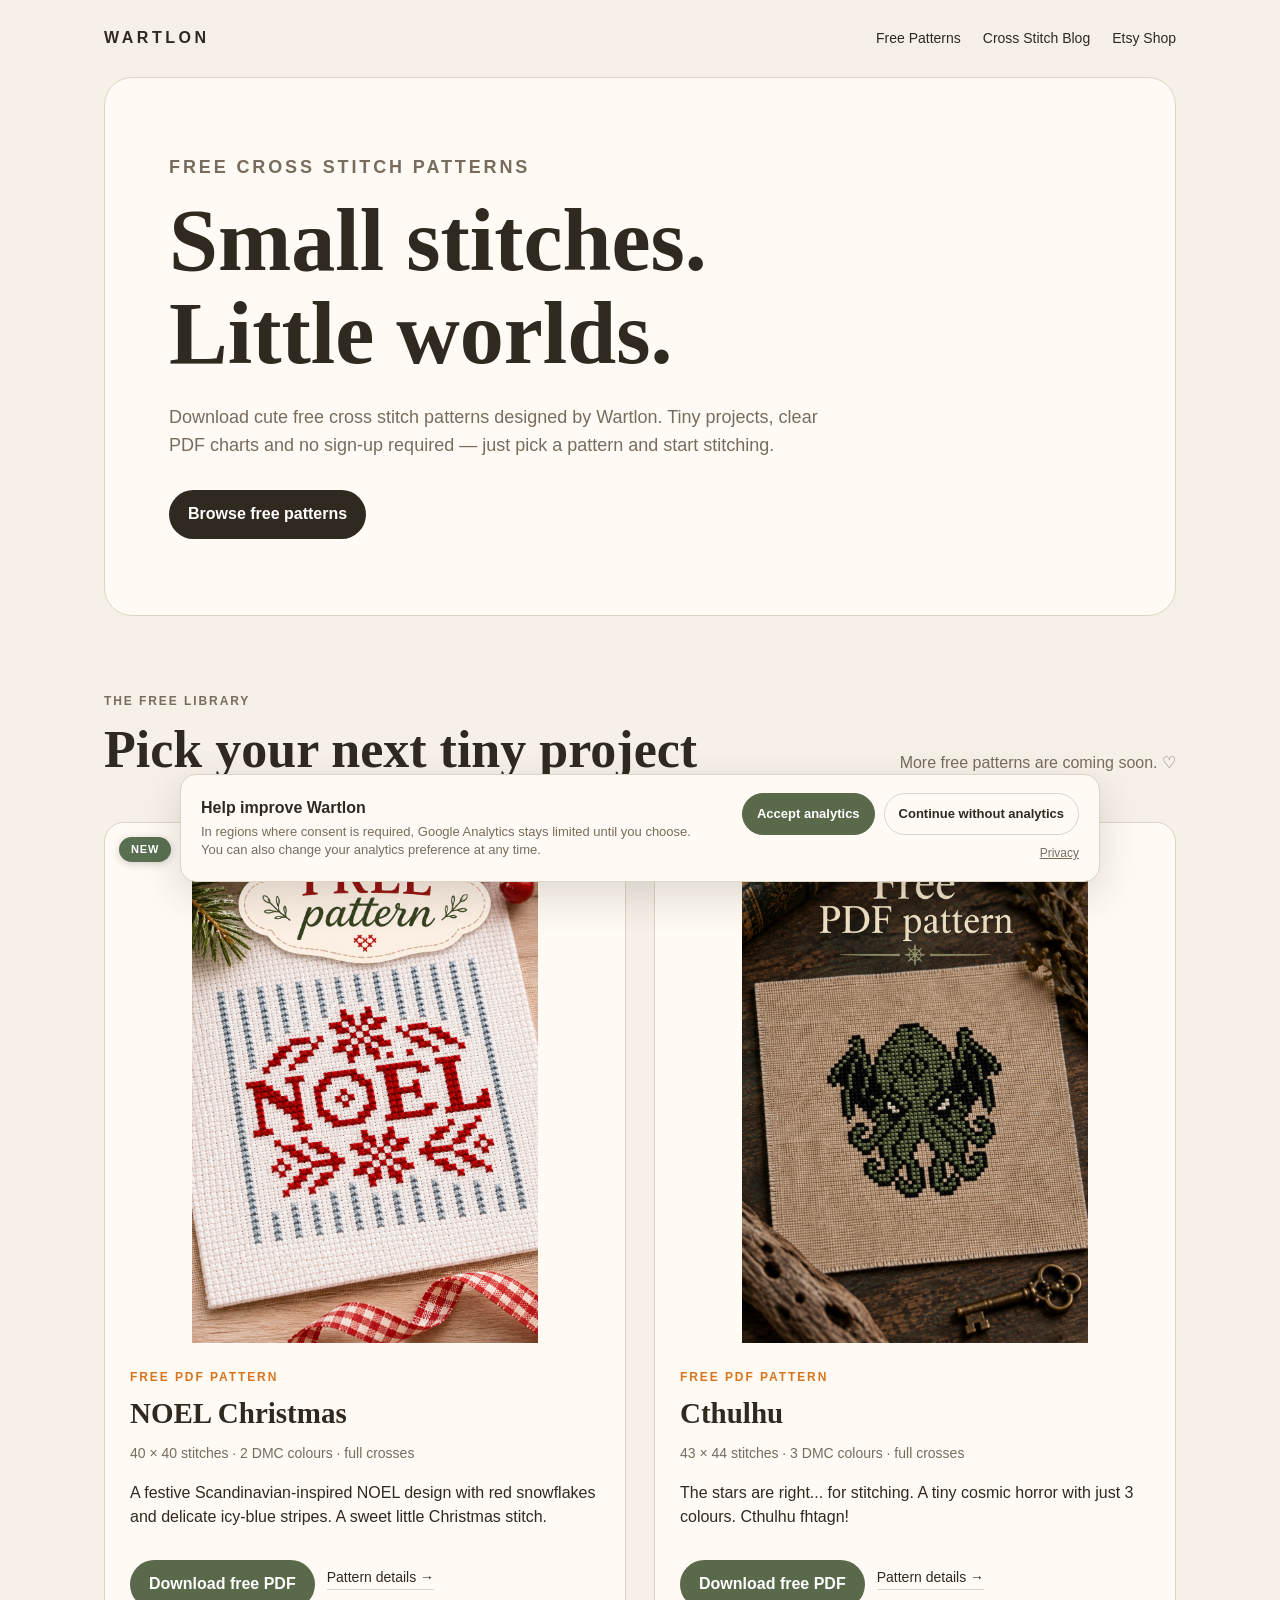
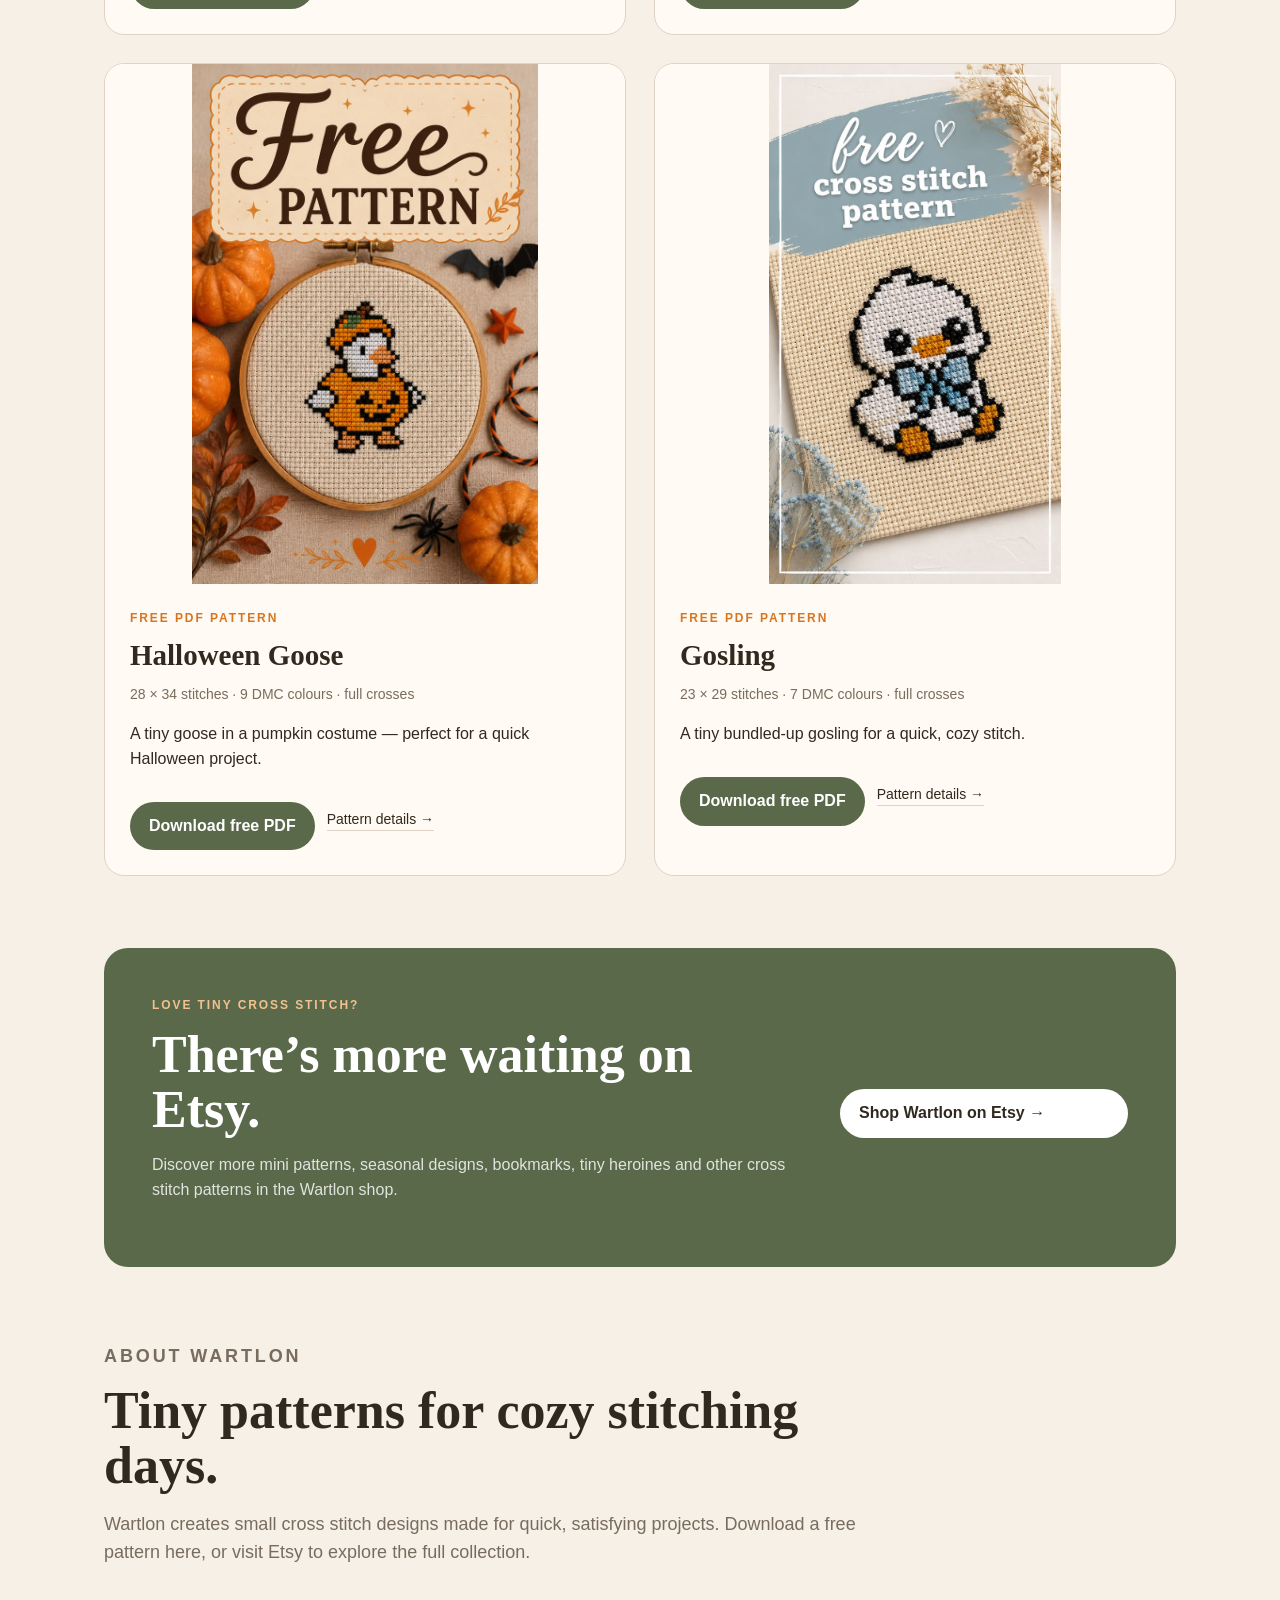
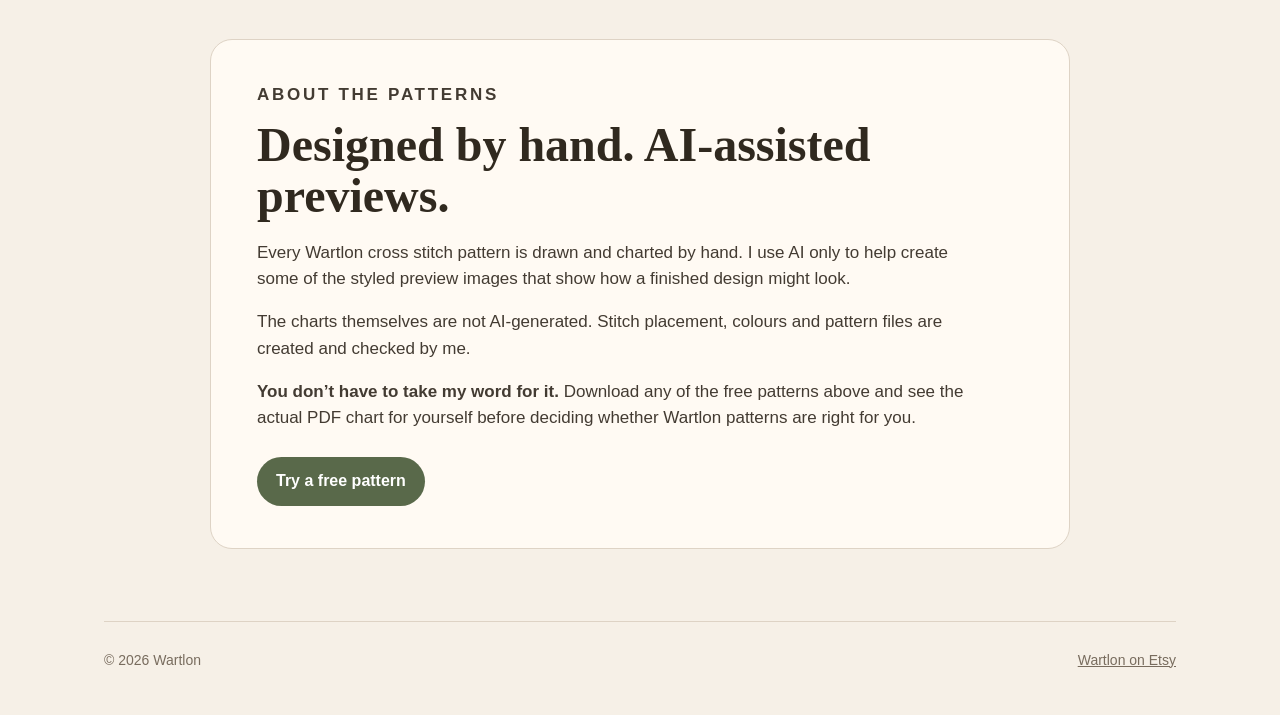
<file: index.html>
<!doctype html>
<html lang="en">
<head>
<meta charset="utf-8"><meta name="viewport" content="width=device-width,initial-scale=1">
<title>Free Cross Stitch Patterns | Wartlon</title>
<meta name="description" content="Download free cute cross stitch PDF patterns by Wartlon. Small projects, clear charts and no sign-up required.">
<link rel="stylesheet" href="styles.css">

<!-- Wartlon analytics: Google Analytics 4 + regional Consent Mode -->
<script>
  window.dataLayer = window.dataLayer || [];
  function gtag(){dataLayer.push(arguments);}

  /*
    Regional consent:
    - EEA + UK + Switzerland: analytics denied until visitor accepts.
    - Other regions: analytics enabled by default.
    - Advertising storage / personalization remain disabled everywhere.
  */

  gtag('consent', 'default', {
    'analytics_storage': 'denied',
    'ad_storage': 'denied',
    'ad_user_data': 'denied',
    'ad_personalization': 'denied',
    'region': ['AT','BE','BG','HR','CY','CZ','DK','EE','FI','FR','DE','GR','HU','IE','IT','LV','LT','LU','MT','NL','PL','PT','RO','SK','SI','ES','SE','IS','LI','NO','GB','CH'],
    'wait_for_update': 500
  });

  gtag('consent', 'default', {
    'analytics_storage': 'granted',
    'ad_storage': 'denied',
    'ad_user_data': 'denied',
    'ad_personalization': 'denied'
  });

  // A saved explicit preference overrides the regional default.
  (function(){
    const saved = localStorage.getItem('wartlon_analytics_consent');
    if (saved === 'granted') {
      gtag('consent', 'update', {'analytics_storage':'granted'});
    } else if (saved === 'denied') {
      gtag('consent', 'update', {'analytics_storage':'denied'});
    }
  })();

  gtag('js', new Date());
  gtag('config', 'G-FTGFHNVJ15', {
    'anonymize_ip': true
  });
</script>
<script async src="https://www.googletagmanager.com/gtag/js?id=G-FTGFHNVJ15"></script>

<link rel="canonical" href="https://wartlon.github.io/wartlon-free-cross-stitch-patterns/">
</head>
<body>
<div class="wrap">
<header><a class="brand" href="./">WARTLON</a><nav><a href="#free-patterns">Free Patterns</a><a href="blog/">Cross Stitch Blog</a><a href="https://www.etsy.com/shop/Wartlon" target="_blank" rel="noopener">Etsy Shop</a></nav></header>
<main>
<section class="hero">
<p class="eyebrow">FREE CROSS STITCH PATTERNS</p>
<h1>Small stitches.<br>Little worlds.</h1>
<p>Download cute free cross stitch patterns designed by Wartlon. Tiny projects, clear PDF charts and no sign-up required — just pick a pattern and start stitching.</p>
<a class="btn btn-dark" href="#free-patterns">Browse free patterns</a>
</section>

<section id="free-patterns">
<div class="section-head"><div><p class="eyebrow">THE FREE LIBRARY</p><h2>Pick your next tiny project</h2></div><p>More free patterns are coming soon. ♡</p></div>
<div class="grid">

<article class="card">
<a class="pattern-card-image" href="patterns/noel/">
  <span class="new-badge">NEW</span>
  <img src="assets/images/noel-free-pattern.png" alt="NOEL Christmas cross stitch with red lettering and pale blue stripes on white Aida fabric" loading="lazy">
</a>
<div class="card-body">
<p class="eyebrow">FREE PDF PATTERN</p><h3>NOEL Christmas</h3>
<p class="meta">40 × 40 stitches · 2 DMC colours · full crosses</p>
<p>A festive Scandinavian-inspired NOEL design with red snowflakes and delicate icy-blue stripes. A sweet little Christmas stitch.</p>
<div class="actions"><a class="btn btn-green" href="assets/pdf/noel.pdf" download>Download free PDF</a><a class="details" href="patterns/noel/">Pattern details →</a></div>
</div></article>


<article class="card">
<a class="pattern-card-image" href="patterns/cthulhu/">
  <img src="assets/images/cthulhu-free-pattern.png" alt="Free Cthulhu cross stitch pattern by Wartlon">
</a>
<div class="card-body">
<p class="eyebrow">FREE PDF PATTERN</p><h3>Cthulhu</h3>
<p class="meta">43 × 44 stitches · 3 DMC colours · full crosses</p>
<p>The stars are right... for stitching. A tiny cosmic horror with just 3 colours. Cthulhu fhtagn!</p>
<div class="actions"><a class="btn btn-green" href="assets/pdf/cthulhu.pdf" download>Download free PDF</a><a class="details" href="patterns/cthulhu/">Pattern details →</a></div>
</div></article>

<article class="card">
<a href="patterns/halloween-goose/"><img src="assets/images/halloween-goose-free-pattern.png" alt="Free Halloween Goose cross stitch pattern by Wartlon"></a>
<div class="card-body">
<p class="eyebrow">FREE PDF PATTERN</p><h3>Halloween Goose</h3>
<p class="meta">28 × 34 stitches · 9 DMC colours · full crosses</p>
<p>A tiny goose in a pumpkin costume — perfect for a quick Halloween project.</p>
<div class="actions"><a class="btn btn-green" href="assets/pdf/halloween-goose.pdf" download>Download free PDF</a><a class="details" href="patterns/halloween-goose/">Pattern details →</a></div>
</div></article>

<article class="card">
<a href="patterns/gosling/"><img src="assets/images/gosling-free-pattern.png" alt="Free Gosling cross stitch pattern by Wartlon"></a>
<div class="card-body">
<p class="eyebrow">FREE PDF PATTERN</p><h3>Gosling</h3>
<p class="meta">23 × 29 stitches · 7 DMC colours · full crosses</p>
<p>A tiny bundled-up gosling for a quick, cozy stitch.</p>
<div class="actions"><a class="btn btn-green" href="assets/pdf/gosling.pdf" download>Download free PDF</a><a class="details" href="patterns/gosling/">Pattern details →</a></div>
</div></article>


    </div>
</section>

<section class="etsy">
<div><p class="eyebrow">LOVE TINY CROSS STITCH?</p><h2>There’s more waiting on Etsy.</h2><p>Discover more mini patterns, seasonal designs, bookmarks, tiny heroines and other cross stitch patterns in the Wartlon shop.</p></div>
<a class="btn btn-light" href="https://www.etsy.com/shop/Wartlon" target="_blank" rel="noopener">Shop Wartlon on Etsy →</a>
</section>

<section class="about"><p class="eyebrow">ABOUT WARTLON</p><h2>Tiny patterns for cozy stitching days.</h2><p>Wartlon creates small cross stitch designs made for quick, satisfying projects. Download a free pattern here, or visit Etsy to explore the full collection.</p></section>

<section class="maker-note">
  <p class="eyebrow">ABOUT THE PATTERNS</p>
  <h2>Designed by hand. AI-assisted previews.</h2>
  <p>Every Wartlon cross stitch pattern is drawn and charted by hand. I use AI only to help create some of the styled preview images that show how a finished design might look.</p>
  <p>The charts themselves are not AI-generated. Stitch placement, colours and pattern files are created and checked by me.</p>
  <p><strong>You don’t have to take my word for it.</strong> Download any of the free patterns above and see the actual PDF chart for yourself before deciding whether Wartlon patterns are right for you.</p>
  <a class="btn btn-green" href="#free-patterns">Try a free pattern</a>
</section>

</main>
<footer><span>© 2026 Wartlon</span><a href="https://www.etsy.com/shop/Wartlon" target="_blank" rel="noopener">Wartlon on Etsy</a></footer>
</div>
<div class="consent-banner" id="consentBanner" hidden role="dialog" aria-live="polite" aria-label="Analytics preferences">
  <div class="consent-copy">
    <strong>Help improve Wartlon</strong>
    <span>In regions where consent is required, Google Analytics stays limited until you choose. You can also change your analytics preference at any time.</span>
  </div>
  <div class="consent-actions">
    <button class="consent-btn consent-accept" type="button" id="acceptAnalytics">Accept analytics</button>
    <button class="consent-btn consent-decline" type="button" id="declineAnalytics">Continue without analytics</button>
    <a href="privacy.html" class="consent-privacy">Privacy</a>
  </div>
</div>

<script>
(function(){
  const KEY = 'wartlon_analytics_consent';
  const banner = document.getElementById('consentBanner');
  const accept = document.getElementById('acceptAnalytics');
  const decline = document.getElementById('declineAnalytics');
  const choice = localStorage.getItem(KEY);

  function showBanner(){
    if (banner) banner.hidden = false;
  }
  function hideBanner(){
    if (banner) banner.hidden = true;
  }
  function grant(){
    localStorage.setItem(KEY, 'granted');
    gtag('consent', 'update', {'analytics_storage':'granted'});
    gtag('event', 'analytics_consent_granted');
    hideBanner();
  }
  function deny(){
    localStorage.setItem(KEY, 'denied');
    gtag('consent', 'update', {'analytics_storage':'denied'});
    hideBanner();
  }

  if (!choice) showBanner();
  if (accept) accept.addEventListener('click', grant);
  if (decline) decline.addEventListener('click', deny);

  // Track free PDF downloads and Etsy outbound clicks.
  document.addEventListener('click', function(e){
    const link = e.target.closest('a');
    if (!link) return;
    const href = link.getAttribute('href') || '';
    const absolute = link.href || '';

    if (/\.pdf(?:$|[?#])/i.test(href) || /\/pdf\//i.test(href)) {
      gtag('event', 'free_pattern_download', {
        link_url: absolute,
        link_text: (link.textContent || '').trim()
      });
    }

    if (/etsy\.com\/shop\/wartlon/i.test(absolute)) {
      gtag('event', 'etsy_click', {
        link_url: absolute,
        link_text: (link.textContent || '').trim()
      });
    }
  });
})();
</script>

</body></html>
</file>
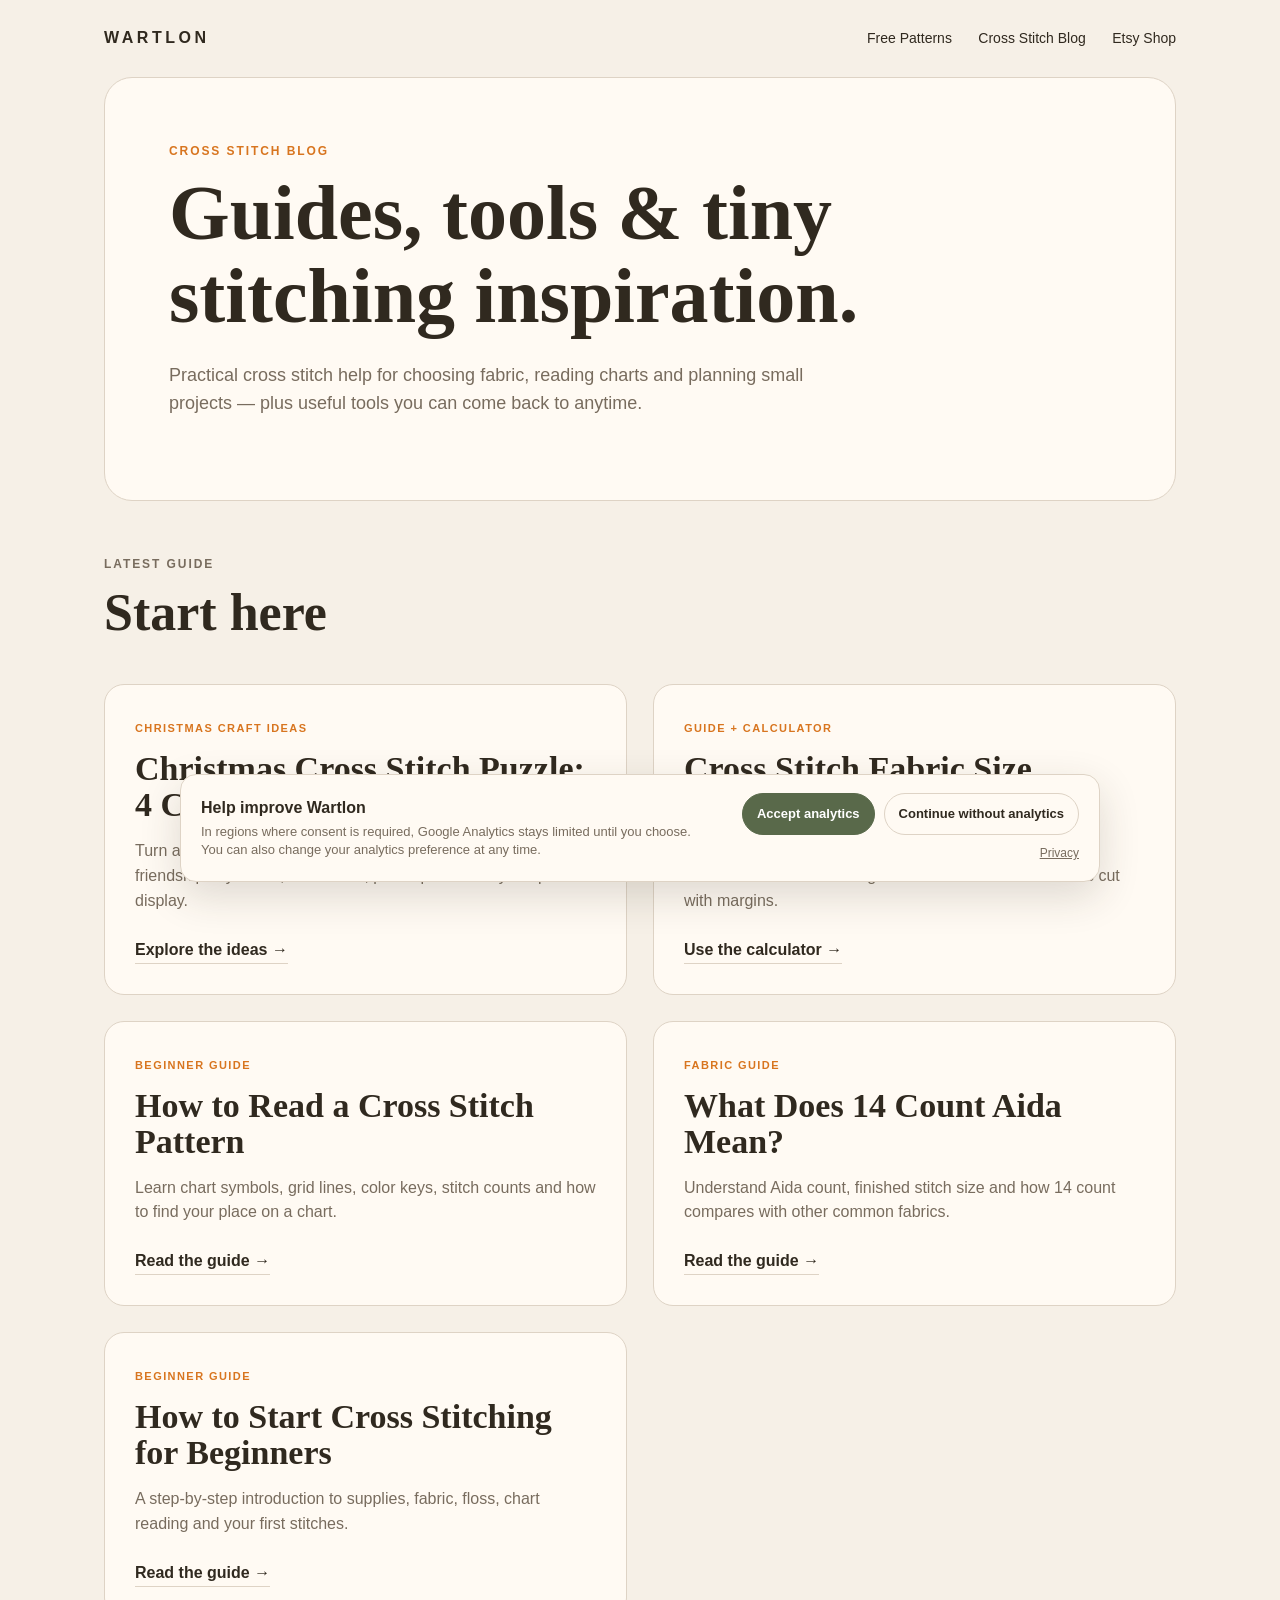
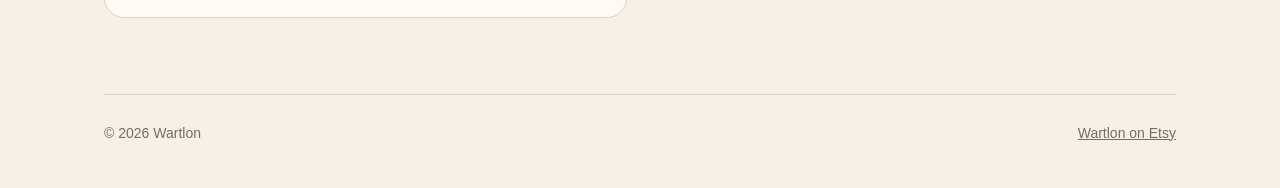
<file: blog/index.html>
<!doctype html>
<html lang="en">
<head>
<meta charset="utf-8"><meta name="viewport" content="width=device-width,initial-scale=1">
<title>Cross Stitch Blog: Guides, Tips & Tools | Wartlon</title>
<meta name="description" content="Helpful cross stitch guides, beginner tips and practical stitching tools from Wartlon.">
<link rel="stylesheet" href="../styles.css">

<!-- Wartlon analytics: Google Analytics 4 + regional Consent Mode -->
<script>
  window.dataLayer = window.dataLayer || [];
  function gtag(){dataLayer.push(arguments);}

  /*
    Regional consent:
    - EEA + UK + Switzerland: analytics denied until visitor accepts.
    - Other regions: analytics enabled by default.
    - Advertising storage / personalization remain disabled everywhere.
  */

  gtag('consent', 'default', {
    'analytics_storage': 'denied',
    'ad_storage': 'denied',
    'ad_user_data': 'denied',
    'ad_personalization': 'denied',
    'region': ['AT','BE','BG','HR','CY','CZ','DK','EE','FI','FR','DE','GR','HU','IE','IT','LV','LT','LU','MT','NL','PL','PT','RO','SK','SI','ES','SE','IS','LI','NO','GB','CH'],
    'wait_for_update': 500
  });

  gtag('consent', 'default', {
    'analytics_storage': 'granted',
    'ad_storage': 'denied',
    'ad_user_data': 'denied',
    'ad_personalization': 'denied'
  });

  // A saved explicit preference overrides the regional default.
  (function(){
    const saved = localStorage.getItem('wartlon_analytics_consent');
    if (saved === 'granted') {
      gtag('consent', 'update', {'analytics_storage':'granted'});
    } else if (saved === 'denied') {
      gtag('consent', 'update', {'analytics_storage':'denied'});
    }
  })();

  gtag('js', new Date());
  gtag('config', 'G-FTGFHNVJ15', {
    'anonymize_ip': true
  });
</script>
<script async src="https://www.googletagmanager.com/gtag/js?id=G-FTGFHNVJ15"></script>

<link rel="canonical" href="https://wartlon.github.io/wartlon-free-cross-stitch-patterns/blog/">
</head>
<body>
<div class="wrap">
<header>
  <a class="brand" href="../">WARTLON</a>
  <nav>
    <a href="../#free-patterns">Free Patterns</a>
    <a href="./">Cross Stitch Blog</a>
    <a href="https://www.etsy.com/shop/Wartlon" target="_blank" rel="noopener">Etsy Shop</a>
  </nav>
</header>
<main>
<section class="blog-hero">
  <p class="eyebrow">CROSS STITCH BLOG</p>
  <h1>Guides, tools & tiny stitching inspiration.</h1>
  <p>Practical cross stitch help for choosing fabric, reading charts and planning small projects — plus useful tools you can come back to anytime.</p>
</section>

<section>
  <div class="section-head">
    <div><p class="eyebrow">LATEST GUIDE</p><h2>Start here</h2></div>
  </div>

  <div class="article-grid">
<article class="article-card"><span class="tag">CHRISTMAS CRAFT IDEAS</span><h2>Christmas Cross Stitch Puzzle: 4 Creative Ideas for Friends</h2><p>Turn a snowman and Christmas tree puzzle design into friendship keychains, ornaments, pinkeeps or a cosy hoop display.</p><a class="read-more" href="christmas-cross-stitch-puzzle-ideas/">Explore the ideas →</a></article>
    <article class="article-card">
      <span class="tag">GUIDE + CALCULATOR</span>
      <h2>Cross Stitch Fabric Size Calculator & Guide</h2>
      <p>Enter your pattern dimensions and fabric count to instantly calculate the finished design size and a comfortable fabric cut with margins.</p>
      <a class="read-more" href="cross-stitch-fabric-size-calculator/">Use the calculator →</a>
    </article>
  
    <article class="article-card"><span class="tag">BEGINNER GUIDE</span><h2>How to Read a Cross Stitch Pattern</h2><p>Learn chart symbols, grid lines, color keys, stitch counts and how to find your place on a chart.</p><a class="read-more" href="how-to-read-a-cross-stitch-pattern/">Read the guide →</a></article>
    <article class="article-card"><span class="tag">FABRIC GUIDE</span><h2>What Does 14 Count Aida Mean?</h2><p>Understand Aida count, finished stitch size and how 14 count compares with other common fabrics.</p><a class="read-more" href="what-does-14-count-aida-mean/">Read the guide →</a></article>
    <article class="article-card"><span class="tag">BEGINNER GUIDE</span><h2>How to Start Cross Stitching for Beginners</h2><p>A step-by-step introduction to supplies, fabric, floss, chart reading and your first stitches.</p><a class="read-more" href="how-to-start-cross-stitching-for-beginners/">Read the guide →</a></article></div>
</section>
</main>
<footer><span>© 2026 Wartlon</span><a href="https://www.etsy.com/shop/Wartlon" target="_blank" rel="noopener">Wartlon on Etsy</a></footer>
</div>

<div class="consent-banner" id="consentBanner" hidden role="dialog" aria-live="polite" aria-label="Analytics preferences">
  <div class="consent-copy">
    <strong>Help improve Wartlon</strong>
    <span>In regions where consent is required, Google Analytics stays limited until you choose. You can also change your analytics preference at any time.</span>
  </div>
  <div class="consent-actions">
    <button class="consent-btn consent-accept" type="button" id="acceptAnalytics">Accept analytics</button>
    <button class="consent-btn consent-decline" type="button" id="declineAnalytics">Continue without analytics</button>
    <a href="../privacy.html" class="consent-privacy">Privacy</a>
  </div>
</div>

<script>
(function(){
  const KEY = 'wartlon_analytics_consent';
  const banner = document.getElementById('consentBanner');
  const accept = document.getElementById('acceptAnalytics');
  const decline = document.getElementById('declineAnalytics');
  const choice = localStorage.getItem(KEY);

  function showBanner(){
    if (banner) banner.hidden = false;
  }
  function hideBanner(){
    if (banner) banner.hidden = true;
  }
  function grant(){
    localStorage.setItem(KEY, 'granted');
    gtag('consent', 'update', {'analytics_storage':'granted'});
    gtag('event', 'analytics_consent_granted');
    hideBanner();
  }
  function deny(){
    localStorage.setItem(KEY, 'denied');
    gtag('consent', 'update', {'analytics_storage':'denied'});
    hideBanner();
  }

  if (!choice) showBanner();
  if (accept) accept.addEventListener('click', grant);
  if (decline) decline.addEventListener('click', deny);

  // Track free PDF downloads and Etsy outbound clicks.
  document.addEventListener('click', function(e){
    const link = e.target.closest('a');
    if (!link) return;
    const href = link.getAttribute('href') || '';
    const absolute = link.href || '';

    if (/\.pdf(?:$|[?#])/i.test(href) || /\/pdf\//i.test(href)) {
      gtag('event', 'free_pattern_download', {
        link_url: absolute,
        link_text: (link.textContent || '').trim()
      });
    }

    if (/etsy\.com\/shop\/wartlon/i.test(absolute)) {
      gtag('event', 'etsy_click', {
        link_url: absolute,
        link_text: (link.textContent || '').trim()
      });
    }
  });
})();
</script>

</body></html>
</file>
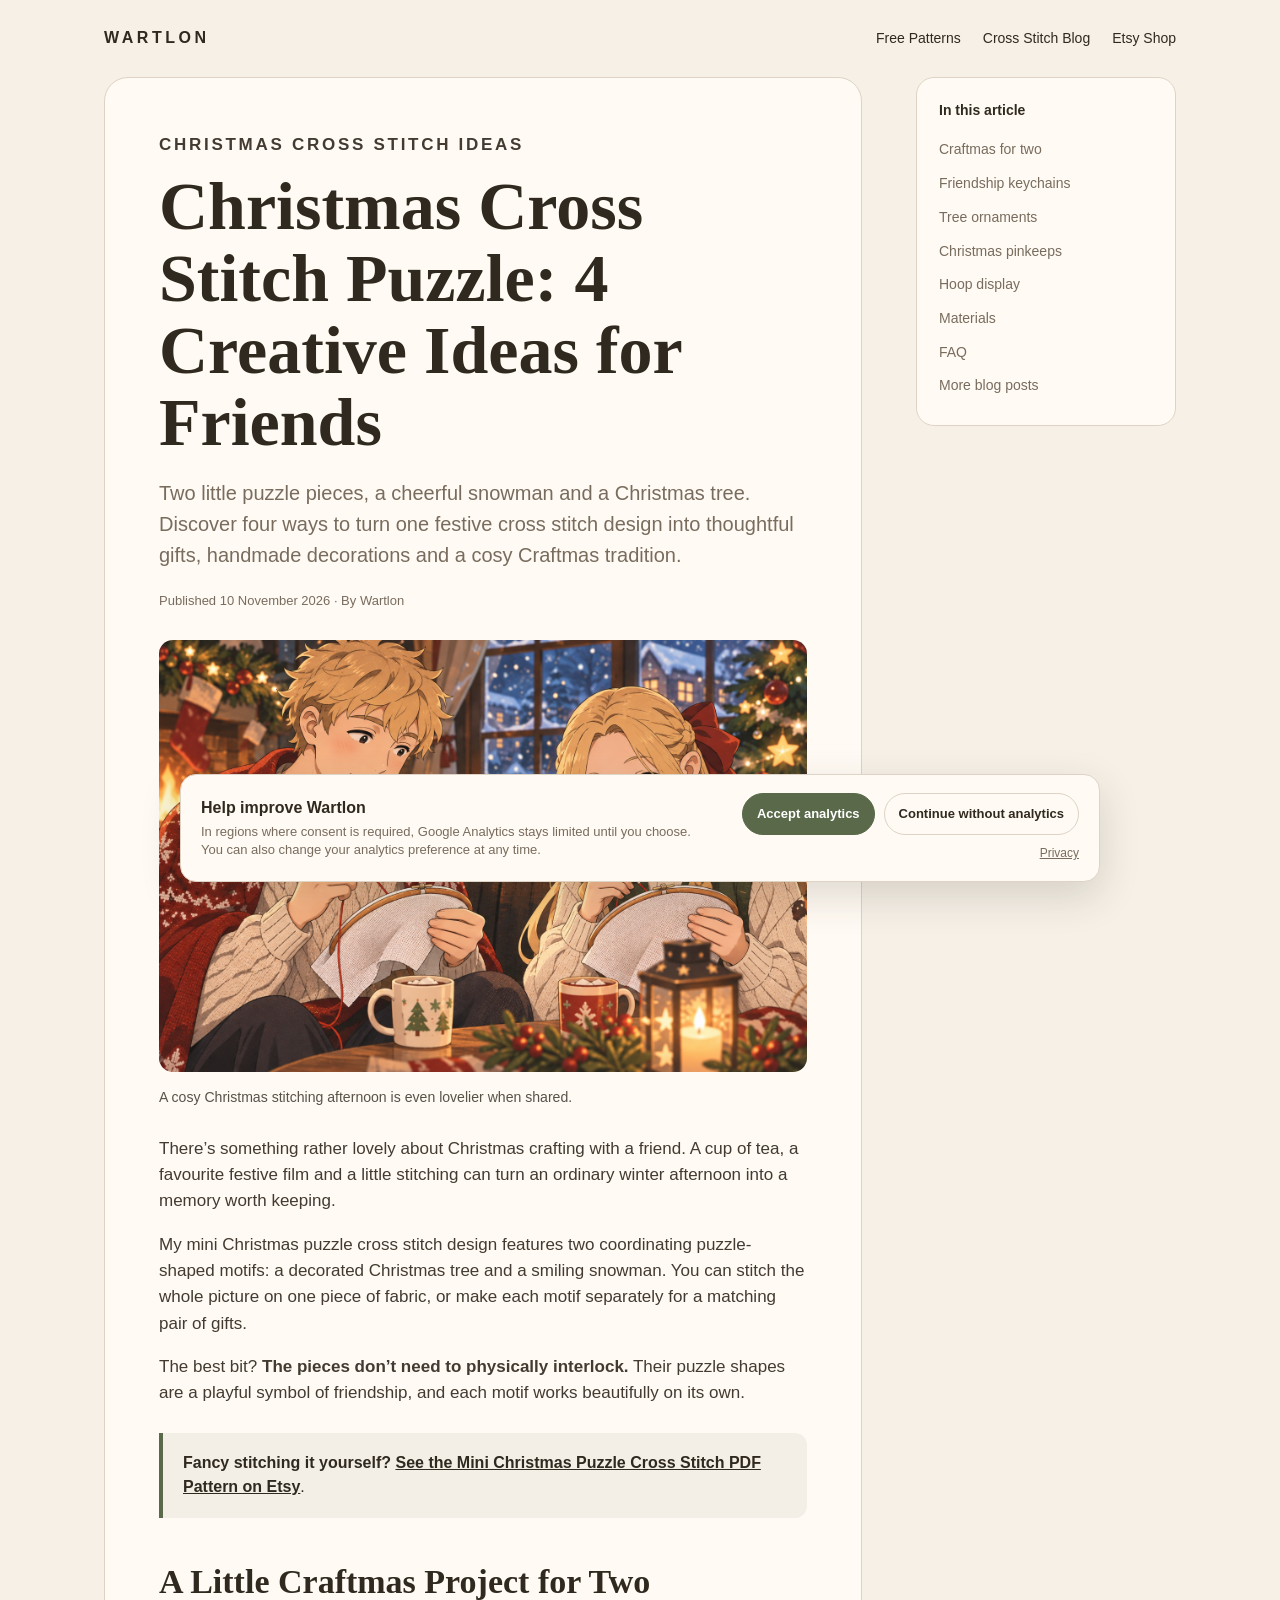
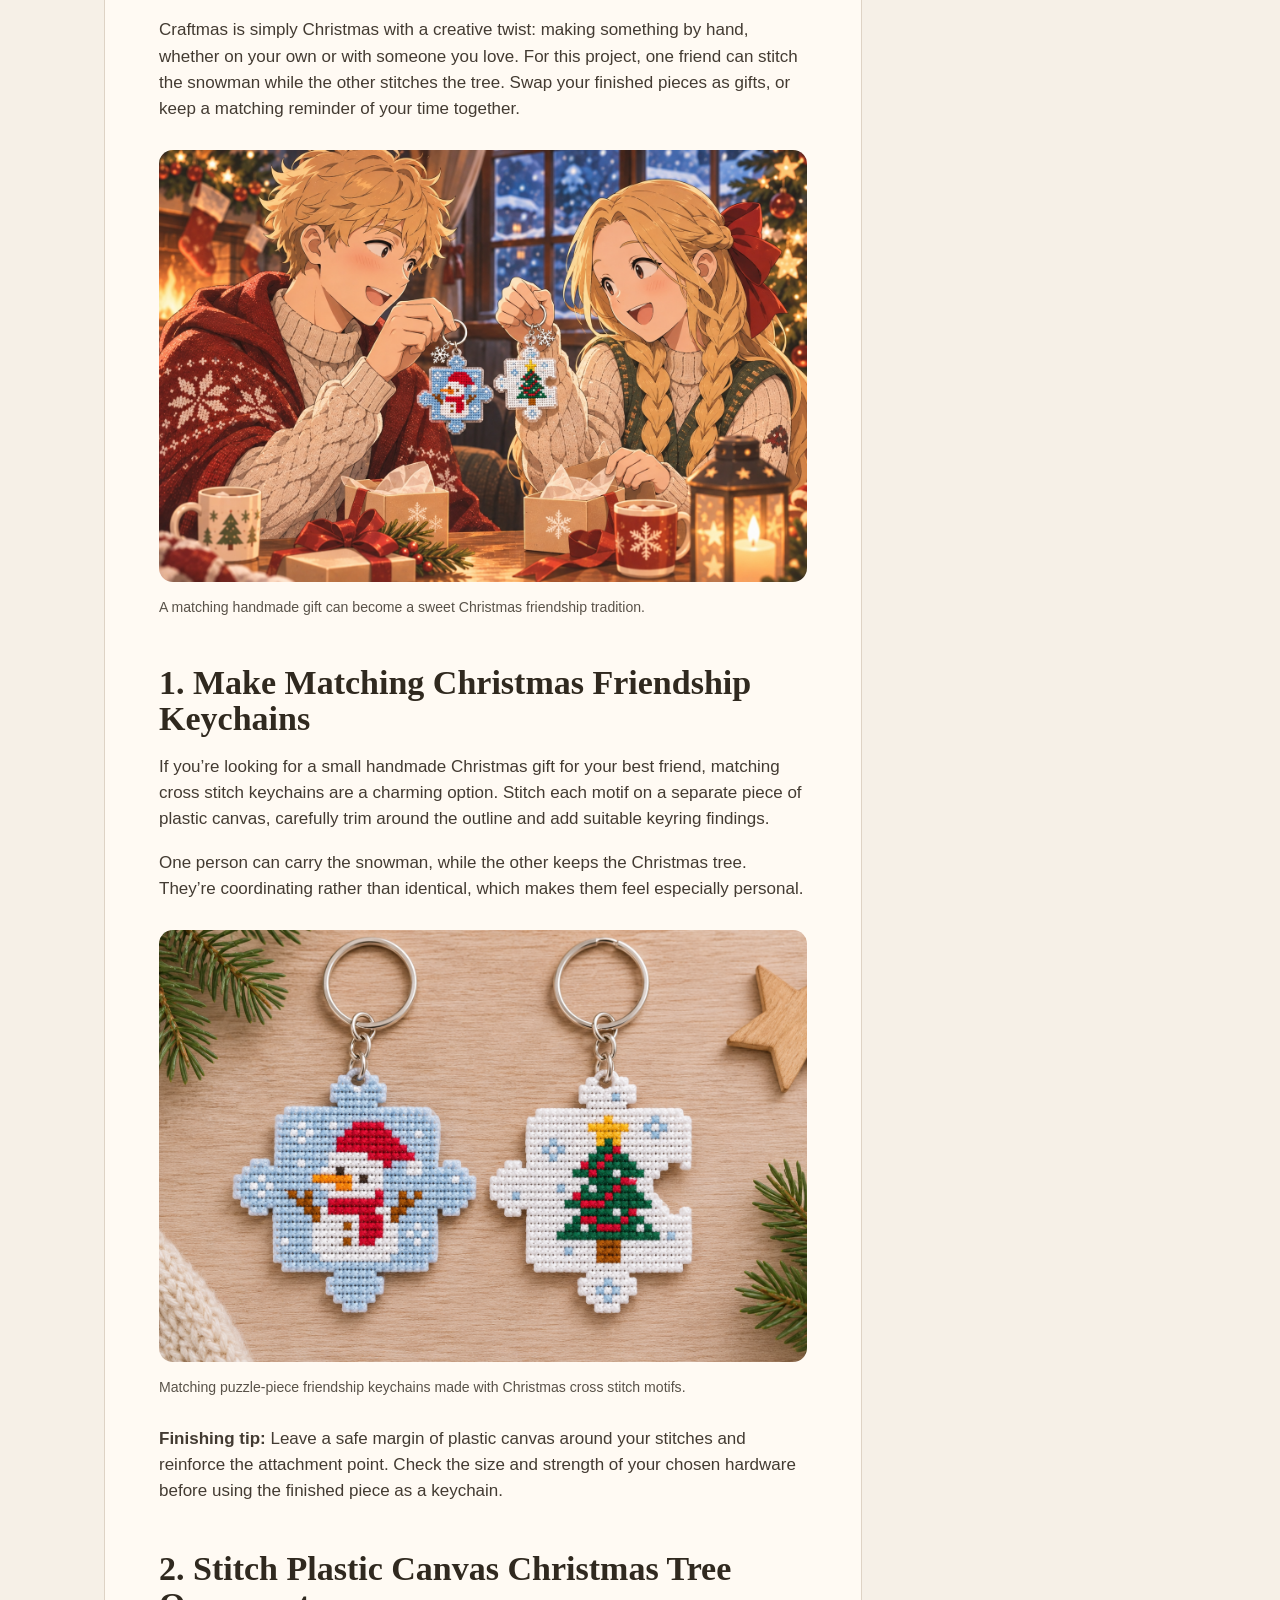
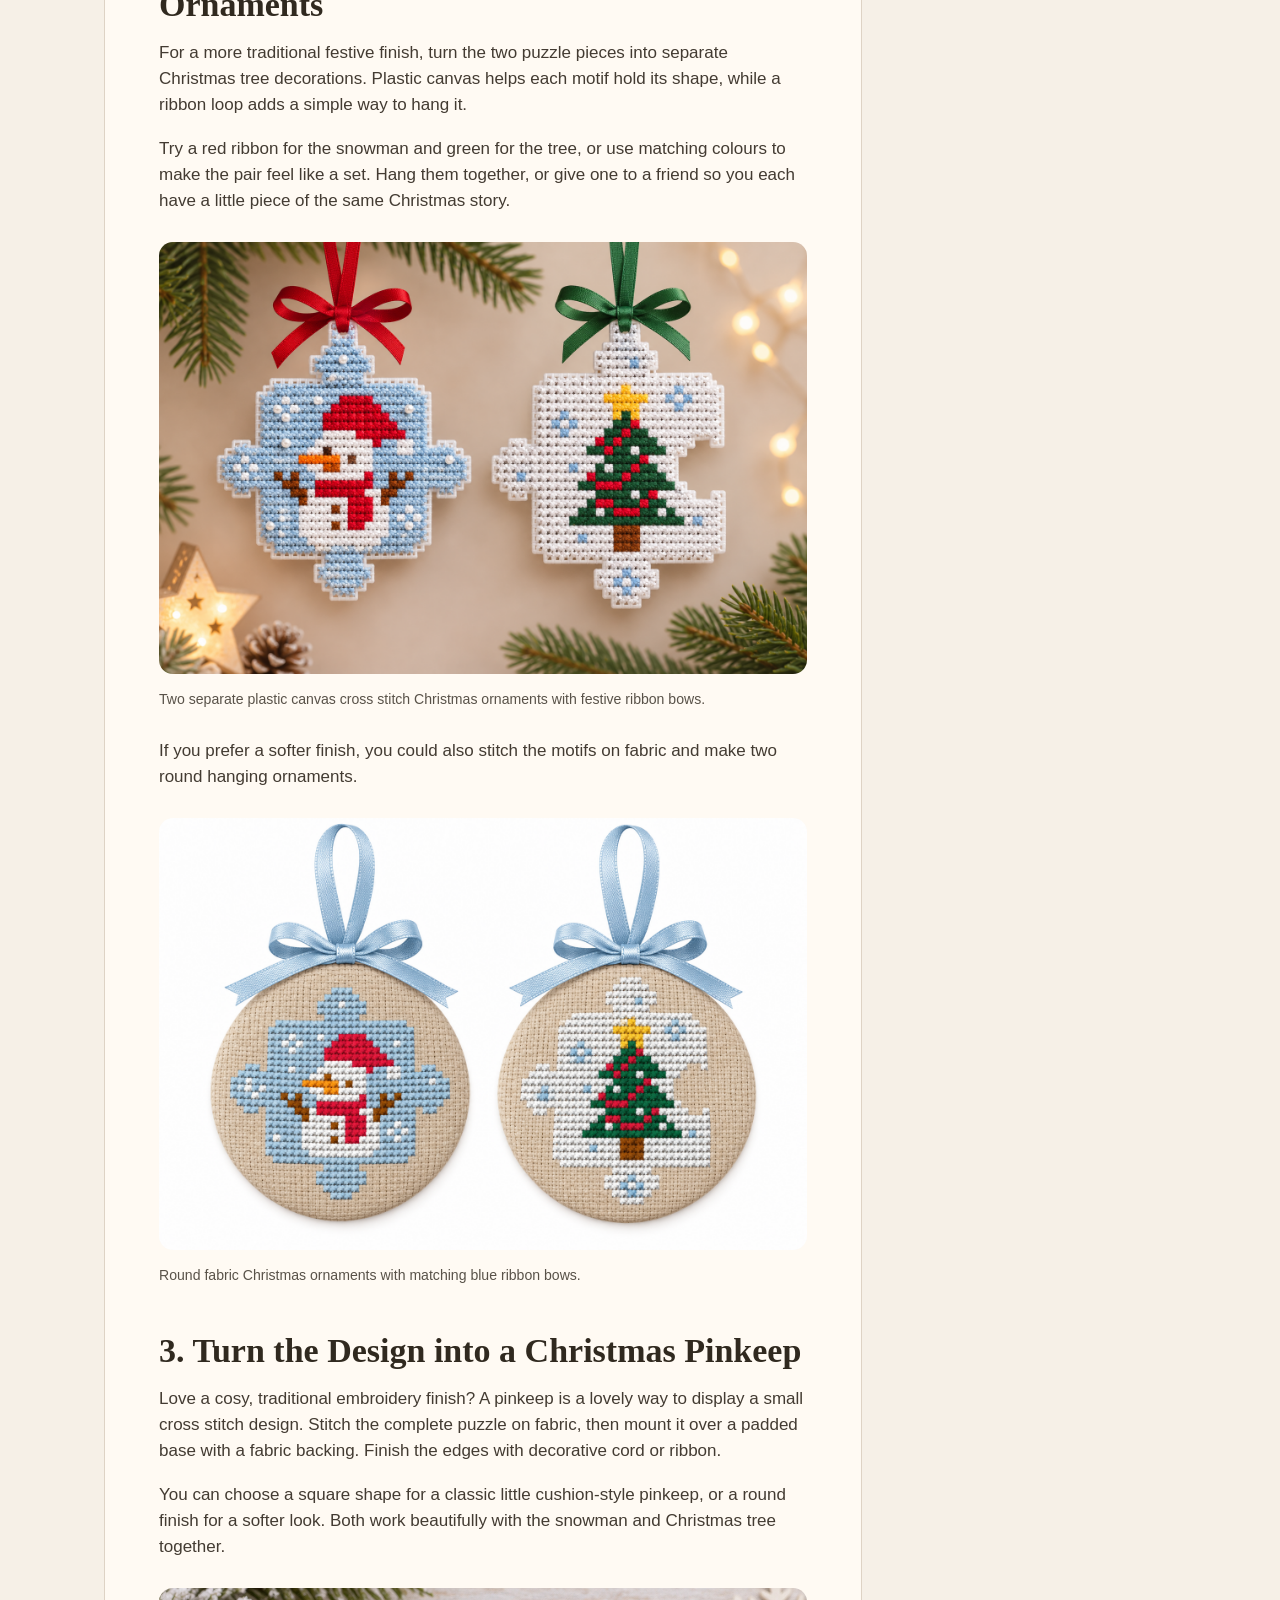
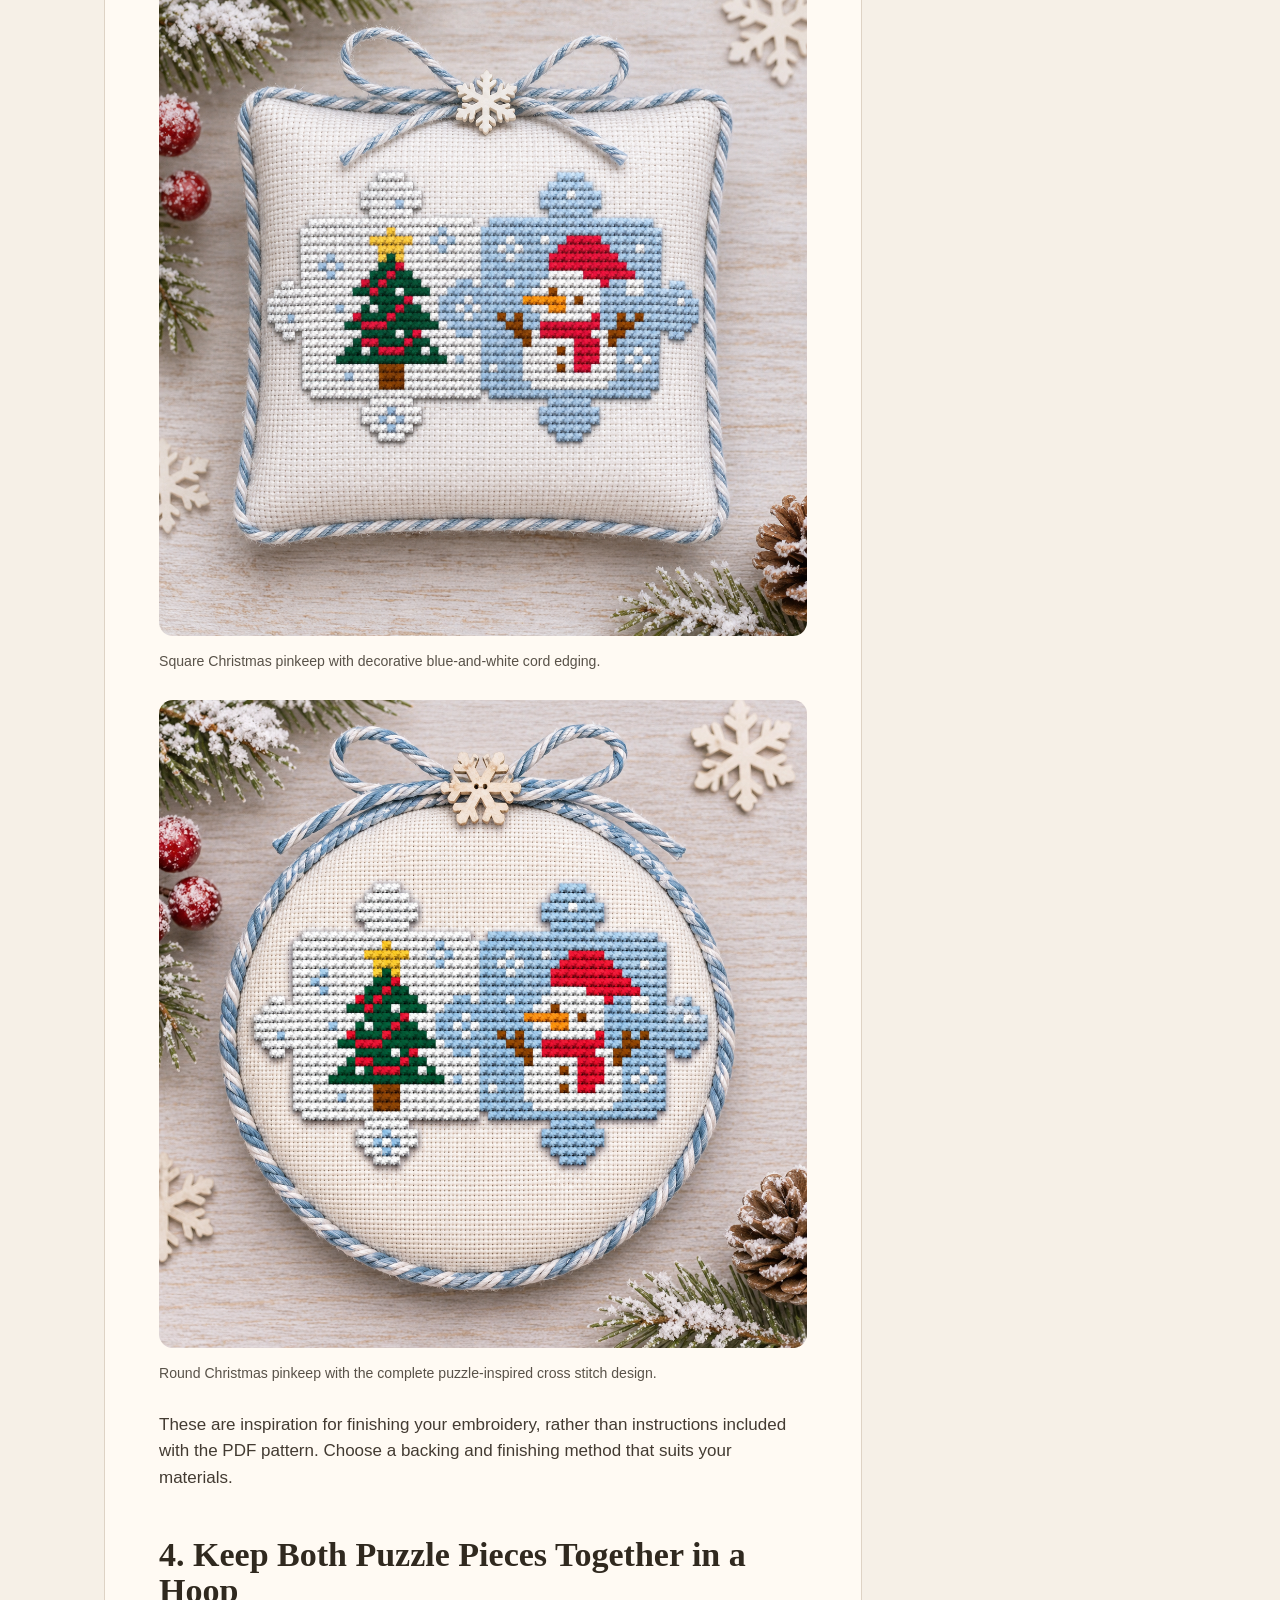
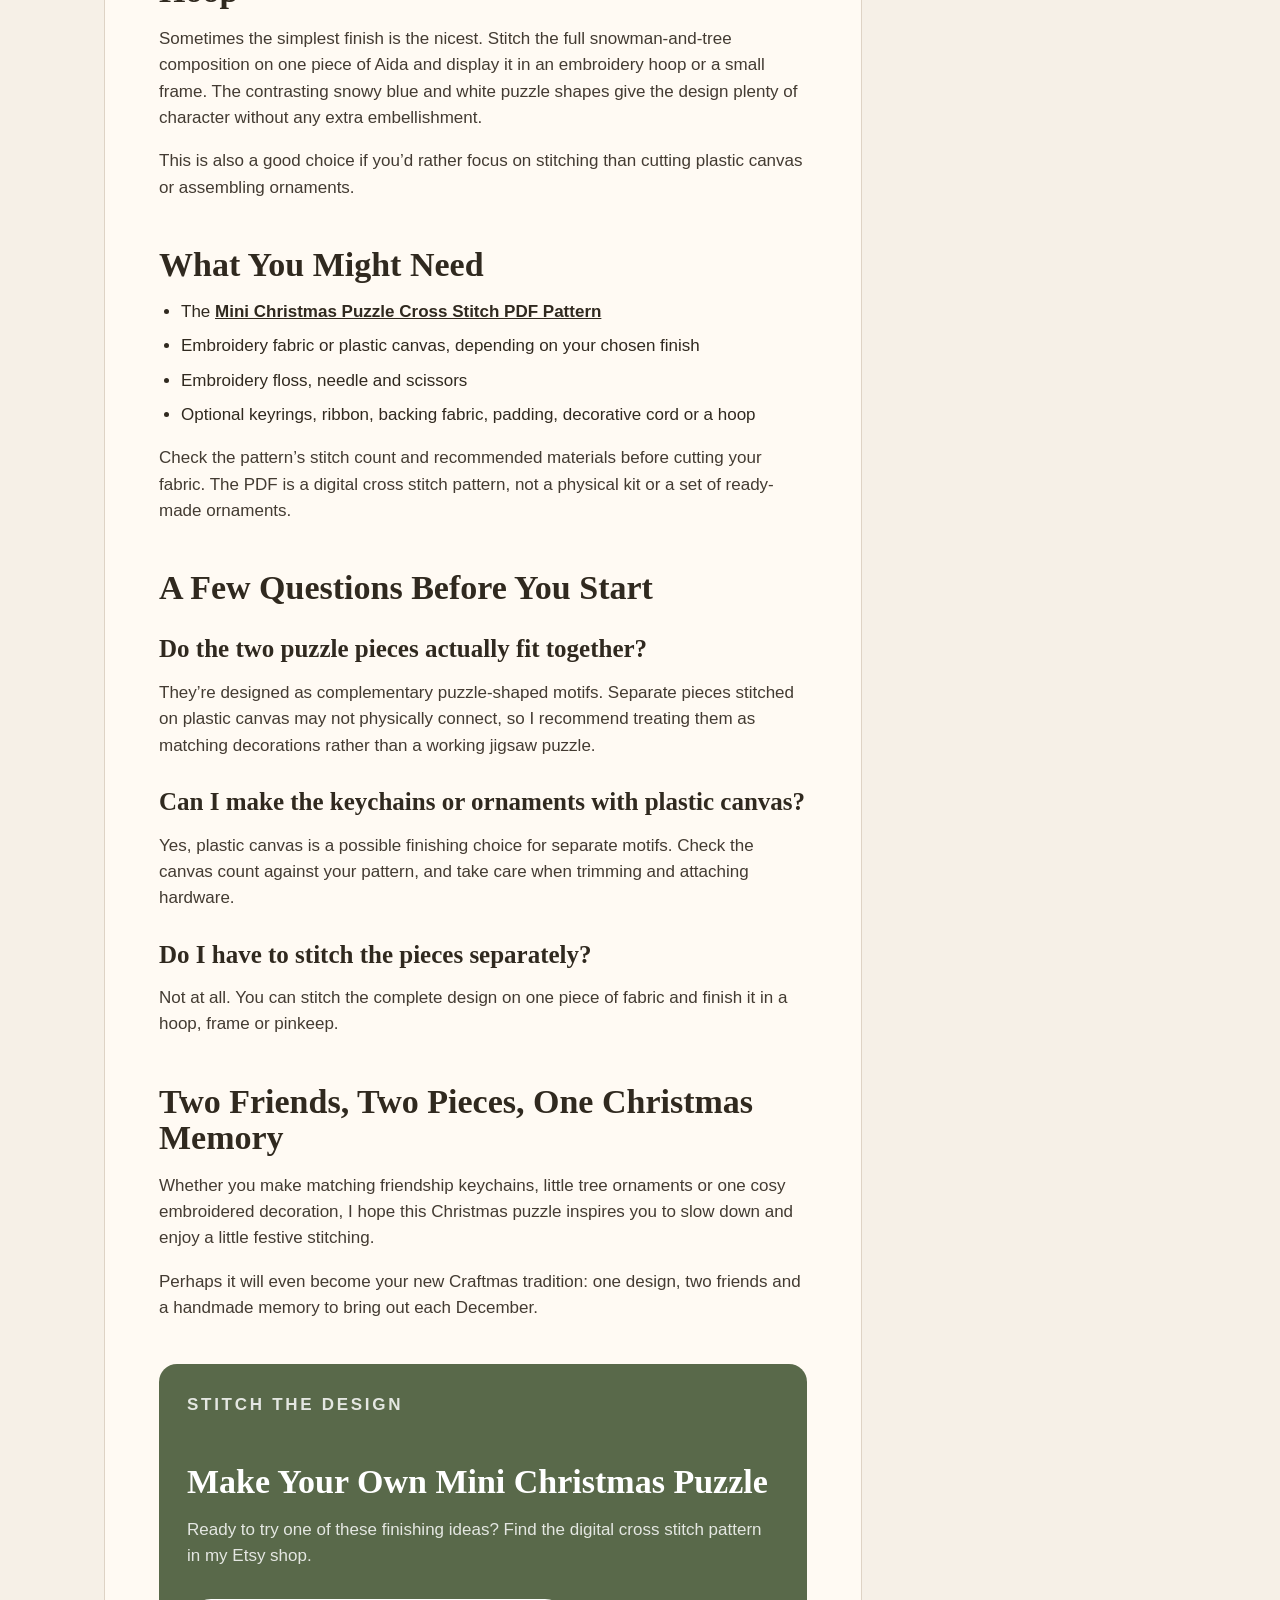
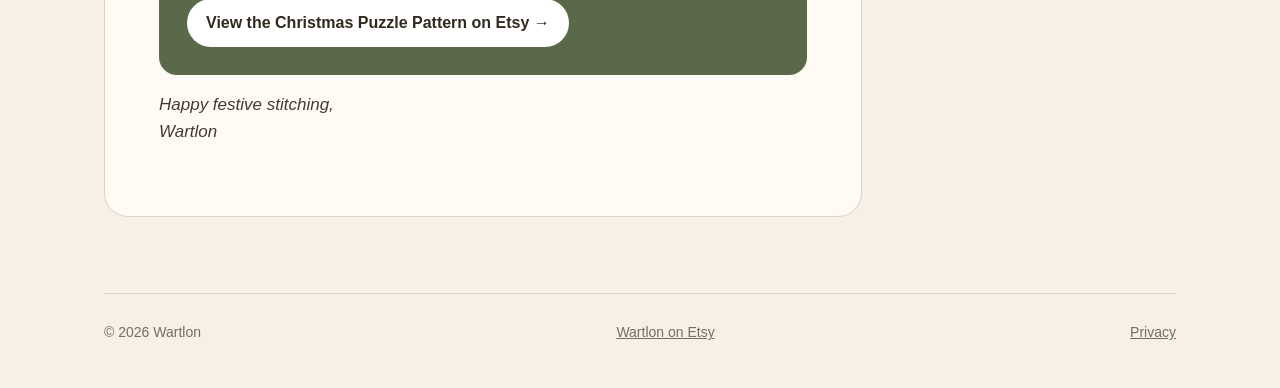
<file: blog/christmas-cross-stitch-puzzle-ideas/index.html>
<!DOCTYPE html>
<html lang="en"><head><meta charset="utf-8"/><meta content="width=device-width,initial-scale=1" name="viewport"/><title>Christmas Cross Stitch Puzzle: 4 Creative Ideas | Wartlon</title><meta content="Discover 4 Christmas cross stitch puzzle ideas: matching friendship keychains, plastic canvas ornaments, pinkeeps and a festive hoop display." name="description"/><link href="https://wartlon.github.io/wartlon-free-cross-stitch-patterns/blog/christmas-cross-stitch-puzzle-ideas/" rel="canonical"/><link href="../../styles.css" rel="stylesheet"/><!-- Wartlon analytics: Google Analytics 4 + regional Consent Mode -->
<script>
  window.dataLayer = window.dataLayer || [];
  function gtag(){dataLayer.push(arguments);}

  /*
    Regional consent:
    - EEA + UK + Switzerland: analytics denied until visitor accepts.
    - Other regions: analytics enabled by default.
    - Advertising storage / personalization remain disabled everywhere.
  */

  gtag('consent', 'default', {
    'analytics_storage': 'denied',
    'ad_storage': 'denied',
    'ad_user_data': 'denied',
    'ad_personalization': 'denied',
    'region': ['AT','BE','BG','HR','CY','CZ','DK','EE','FI','FR','DE','GR','HU','IE','IT','LV','LT','LU','MT','NL','PL','PT','RO','SK','SI','ES','SE','IS','LI','NO','GB','CH'],
    'wait_for_update': 500
  });

  gtag('consent', 'default', {
    'analytics_storage': 'granted',
    'ad_storage': 'denied',
    'ad_user_data': 'denied',
    'ad_personalization': 'denied'
  });

  // A saved explicit preference overrides the regional default.
  (function(){
    const saved = localStorage.getItem('wartlon_analytics_consent');
    if (saved === 'granted') {
      gtag('consent', 'update', {'analytics_storage':'granted'});
    } else if (saved === 'denied') {
      gtag('consent', 'update', {'analytics_storage':'denied'});
    }
  })();

  gtag('js', new Date());
  gtag('config', 'G-FTGFHNVJ15', {
    'anonymize_ip': true
  });
</script>
<script async="" src="https://www.googletagmanager.com/gtag/js?id=G-FTGFHNVJ15"></script><meta content="article" property="og:type"/><meta content="Christmas Cross Stitch Puzzle: 4 Creative Ideas" property="og:title"/><meta content="A cosy Craftmas project for friends, with four creative ways to finish a Christmas tree and snowman cross stitch puzzle." property="og:description"/><meta content="https://wartlon.github.io/wartlon-free-cross-stitch-patterns/blog/christmas-cross-stitch-puzzle-ideas/" property="og:url"/><meta content="https://wartlon.github.io/wartlon-free-cross-stitch-patterns/assets/images/christmas-puzzle/christmas-puzzle-friendship-keychains.png" property="og:image"/><meta content="summary_large_image" name="twitter:card"/><script type="application/ld+json">{"@context": "https://schema.org", "@type": "BlogPosting", "headline": "Christmas Cross Stitch Puzzle: 4 Creative Ideas for Friends", "description": "Four ways to finish a Christmas cross stitch puzzle: keychains, ornaments, pinkeeps and hoop art.", "datePublished": "2026-11-10", "dateModified": "2026-11-10", "author": {"@type": "Organization", "name": "Wartlon"}, "publisher": {"@type": "Organization", "name": "Wartlon"}, "mainEntityOfPage": "https://wartlon.github.io/wartlon-free-cross-stitch-patterns/blog/christmas-cross-stitch-puzzle-ideas/", "image": "https://wartlon.github.io/wartlon-free-cross-stitch-patterns/assets/images/christmas-puzzle/christmas-puzzle-friendship-keychains.png"}</script></head><body><div class="wrap"><header><a class="brand" href="../../">WARTLON</a><nav><a href="../../#free-patterns">Free Patterns</a><a href="../">Cross Stitch Blog</a><a href="https://www.etsy.com/shop/Wartlon" rel="noopener" target="_blank">Etsy Shop</a></nav></header><main class="article-layout"><article class="article-main"><p class="eyebrow">CHRISTMAS CROSS STITCH IDEAS</p>
<h1>Christmas Cross Stitch Puzzle: 4 Creative Ideas for Friends</h1>
<p class="lede">Two little puzzle pieces, a cheerful snowman and a Christmas tree. Discover four ways to turn one festive cross stitch design into thoughtful gifts, handmade decorations and a cosy Craftmas tradition.</p>
<p class="updated">Published 10 November 2026 · By Wartlon</p>
<figure style="margin:1.7rem 0"><img alt="Two friends enjoying cross stitch together beside a Christmas tree and a snowy window" decoding="async" loading="lazy" src="../../assets/images/christmas-puzzle/craftmas-friends-cross-stitching.png" style="width:100%;height:auto;border-radius:14px"/><figcaption style="font-size:.88rem;opacity:.8;margin-top:.45rem">A cosy Christmas stitching afternoon is even lovelier when shared.</figcaption></figure>
<p>There’s something rather lovely about Christmas crafting with a friend. A cup of tea, a favourite festive film and a little stitching can turn an ordinary winter afternoon into a memory worth keeping.</p>
<p>My mini Christmas puzzle cross stitch design features two coordinating puzzle-shaped motifs: a decorated Christmas tree and a smiling snowman. You can stitch the whole picture on one piece of fabric, or make each motif separately for a matching pair of gifts.</p>
<p>The best bit? <strong>The pieces don’t need to physically interlock.</strong> Their puzzle shapes are a playful symbol of friendship, and each motif works beautifully on its own.</p>
<div class="callout"><strong>Fancy stitching it yourself?</strong> <a href="https://wartlon.etsy.com/uk/listing/4607749835/mini-christmas-puzzle-cross-stitch" rel="noopener sponsored" target="_blank">See the Mini Christmas Puzzle Cross Stitch PDF Pattern on Etsy</a>.</div>
<h2 id="craftmas">A Little Craftmas Project for Two</h2>
<p>Craftmas is simply Christmas with a creative twist: making something by hand, whether on your own or with someone you love. For this project, one friend can stitch the snowman while the other stitches the tree. Swap your finished pieces as gifts, or keep a matching reminder of your time together.</p>
<figure style="margin:1.7rem 0"><img alt="Two friends exchanging matching snowman and Christmas tree cross stitch keychains" decoding="async" loading="lazy" src="../../assets/images/christmas-puzzle/friends-exchanging-christmas-keychains.png" style="width:100%;height:auto;border-radius:14px"/><figcaption style="font-size:.88rem;opacity:.8;margin-top:.45rem">A matching handmade gift can become a sweet Christmas friendship tradition.</figcaption></figure>
<h2 id="keychains">1. Make Matching Christmas Friendship Keychains</h2>
<p>If you’re looking for a small handmade Christmas gift for your best friend, matching cross stitch keychains are a charming option. Stitch each motif on a separate piece of plastic canvas, carefully trim around the outline and add suitable keyring findings.</p>
<p>One person can carry the snowman, while the other keeps the Christmas tree. They’re coordinating rather than identical, which makes them feel especially personal.</p>
<figure style="margin:1.7rem 0"><img alt="Two puzzle-piece cross stitch keychains featuring a snowman and Christmas tree" decoding="async" loading="lazy" src="../../assets/images/christmas-puzzle/christmas-puzzle-friendship-keychains.png" style="width:100%;height:auto;border-radius:14px"/><figcaption style="font-size:.88rem;opacity:.8;margin-top:.45rem">Matching puzzle-piece friendship keychains made with Christmas cross stitch motifs.</figcaption></figure>
<p><strong>Finishing tip:</strong> Leave a safe margin of plastic canvas around your stitches and reinforce the attachment point. Check the size and strength of your chosen hardware before using the finished piece as a keychain.</p>
<h2 id="ornaments">2. Stitch Plastic Canvas Christmas Tree Ornaments</h2>
<p>For a more traditional festive finish, turn the two puzzle pieces into separate Christmas tree decorations. Plastic canvas helps each motif hold its shape, while a ribbon loop adds a simple way to hang it.</p>
<p>Try a red ribbon for the snowman and green for the tree, or use matching colours to make the pair feel like a set. Hang them together, or give one to a friend so you each have a little piece of the same Christmas story.</p>
<figure style="margin:1.7rem 0"><img alt="Snowman and Christmas tree puzzle-piece ornaments stitched on plastic canvas" decoding="async" loading="lazy" src="../../assets/images/christmas-puzzle/plastic-canvas-christmas-puzzle-ornaments.png" style="width:100%;height:auto;border-radius:14px"/><figcaption style="font-size:.88rem;opacity:.8;margin-top:.45rem">Two separate plastic canvas cross stitch Christmas ornaments with festive ribbon bows.</figcaption></figure>
<p>If you prefer a softer finish, you could also stitch the motifs on fabric and make two round hanging ornaments.</p>
<figure style="margin:1.7rem 0"><img alt="Two round embroidered Christmas ornaments finished with pale blue ribbon bows" decoding="async" loading="lazy" src="../../assets/images/christmas-puzzle/round-christmas-cross-stitch-ornaments.png" style="width:100%;height:auto;border-radius:14px"/><figcaption style="font-size:.88rem;opacity:.8;margin-top:.45rem">Round fabric Christmas ornaments with matching blue ribbon bows.</figcaption></figure>
<h2 id="pinkeep">3. Turn the Design into a Christmas Pinkeep</h2>
<p>Love a cosy, traditional embroidery finish? A pinkeep is a lovely way to display a small cross stitch design. Stitch the complete puzzle on fabric, then mount it over a padded base with a fabric backing. Finish the edges with decorative cord or ribbon.</p>
<p>You can choose a square shape for a classic little cushion-style pinkeep, or a round finish for a softer look. Both work beautifully with the snowman and Christmas tree together.</p>
<figure style="margin:1.7rem 0"><img alt="Square Christmas cross stitch pinkeep featuring a snowman and Christmas tree puzzle design" decoding="async" loading="lazy" src="../../assets/images/christmas-puzzle/square-christmas-cross-stitch-pinkeep.png" style="width:100%;height:auto;border-radius:14px"/><figcaption style="font-size:.88rem;opacity:.8;margin-top:.45rem">Square Christmas pinkeep with decorative blue-and-white cord edging.</figcaption></figure>
<figure style="margin:1.7rem 0"><img alt="Round cross stitch pinkeep with Christmas tree and snowman puzzle motifs" decoding="async" loading="lazy" src="../../assets/images/christmas-puzzle/round-christmas-cross-stitch-pinkeep.png" style="width:100%;height:auto;border-radius:14px"/><figcaption style="font-size:.88rem;opacity:.8;margin-top:.45rem">Round Christmas pinkeep with the complete puzzle-inspired cross stitch design.</figcaption></figure>
<p>These are inspiration for finishing your embroidery, rather than instructions included with the PDF pattern. Choose a backing and finishing method that suits your materials.</p>
<h2 id="hoop">4. Keep Both Puzzle Pieces Together in a Hoop</h2>
<p>Sometimes the simplest finish is the nicest. Stitch the full snowman-and-tree composition on one piece of Aida and display it in an embroidery hoop or a small frame. The contrasting snowy blue and white puzzle shapes give the design plenty of character without any extra embellishment.</p>
<p>This is also a good choice if you’d rather focus on stitching than cutting plastic canvas or assembling ornaments.</p>
<h2 id="materials">What You Might Need</h2>
<ul><li>The <a href="https://wartlon.etsy.com/uk/listing/4607749835/mini-christmas-puzzle-cross-stitch" rel="noopener sponsored" target="_blank">Mini Christmas Puzzle Cross Stitch PDF Pattern</a></li><li>Embroidery fabric or plastic canvas, depending on your chosen finish</li><li>Embroidery floss, needle and scissors</li><li>Optional keyrings, ribbon, backing fabric, padding, decorative cord or a hoop</li></ul>
<p>Check the pattern’s stitch count and recommended materials before cutting your fabric. The PDF is a digital cross stitch pattern, not a physical kit or a set of ready-made ornaments.</p>
<h2 id="faq">A Few Questions Before You Start</h2>
<h3>Do the two puzzle pieces actually fit together?</h3><p>They’re designed as complementary puzzle-shaped motifs. Separate pieces stitched on plastic canvas may not physically connect, so I recommend treating them as matching decorations rather than a working jigsaw puzzle.</p>
<h3>Can I make the keychains or ornaments with plastic canvas?</h3><p>Yes, plastic canvas is a possible finishing choice for separate motifs. Check the canvas count against your pattern, and take care when trimming and attaching hardware.</p>
<h3>Do I have to stitch the pieces separately?</h3><p>Not at all. You can stitch the complete design on one piece of fabric and finish it in a hoop, frame or pinkeep.</p>
<h2 id="finish">Two Friends, Two Pieces, One Christmas Memory</h2>
<p>Whether you make matching friendship keychains, little tree ornaments or one cosy embroidered decoration, I hope this Christmas puzzle inspires you to slow down and enjoy a little festive stitching.</p>
<p>Perhaps it will even become your new Craftmas tradition: one design, two friends and a handmade memory to bring out each December.</p>
<div class="freebie-inline"><p class="eyebrow">STITCH THE DESIGN</p><h2>Make Your Own Mini Christmas Puzzle</h2><p>Ready to try one of these finishing ideas? Find the digital cross stitch pattern in my Etsy shop.</p><a class="btn" href="https://wartlon.etsy.com/uk/listing/4607749835/mini-christmas-puzzle-cross-stitch" rel="noopener sponsored" target="_blank">View the Christmas Puzzle Pattern on Etsy →</a></div>
<p><em>Happy festive stitching,<br/>Wartlon</em></p></article><aside class="toc"><strong>In this article</strong><a href="#craftmas">Craftmas for two</a><a href="#keychains">Friendship keychains</a><a href="#ornaments">Tree ornaments</a><a href="#pinkeep">Christmas pinkeeps</a><a href="#hoop">Hoop display</a><a href="#materials">Materials</a><a href="#faq">FAQ</a><a href="../">More blog posts</a></aside></main><footer><span>© 2026 Wartlon</span><a href="https://www.etsy.com/shop/Wartlon" rel="noopener" target="_blank">Wartlon on Etsy</a><a href="../../privacy.html">Privacy</a></footer></div><div aria-label="Analytics preferences" aria-live="polite" class="consent-banner" hidden="" id="consentBanner" role="dialog">
<div class="consent-copy">
<strong>Help improve Wartlon</strong>
<span>In regions where consent is required, Google Analytics stays limited until you choose. You can also change your analytics preference at any time.</span>
</div>
<div class="consent-actions">
<button class="consent-btn consent-accept" id="acceptAnalytics" type="button">Accept analytics</button>
<button class="consent-btn consent-decline" id="declineAnalytics" type="button">Continue without analytics</button>
<a class="consent-privacy" href="../../privacy.html">Privacy</a>
</div>
</div>
<script>
(function(){
  const KEY = 'wartlon_analytics_consent';
  const banner = document.getElementById('consentBanner');
  const accept = document.getElementById('acceptAnalytics');
  const decline = document.getElementById('declineAnalytics');
  const choice = localStorage.getItem(KEY);

  function showBanner(){
    if (banner) banner.hidden = false;
  }
  function hideBanner(){
    if (banner) banner.hidden = true;
  }
  function grant(){
    localStorage.setItem(KEY, 'granted');
    gtag('consent', 'update', {'analytics_storage':'granted'});
    gtag('event', 'analytics_consent_granted');
    hideBanner();
  }
  function deny(){
    localStorage.setItem(KEY, 'denied');
    gtag('consent', 'update', {'analytics_storage':'denied'});
    hideBanner();
  }

  if (!choice) showBanner();
  if (accept) accept.addEventListener('click', grant);
  if (decline) decline.addEventListener('click', deny);

  // Track free PDF downloads and Etsy outbound clicks.
  document.addEventListener('click', function(e){
    const link = e.target.closest('a');
    if (!link) return;
    const href = link.getAttribute('href') || '';
    const absolute = link.href || '';

    if (/\.pdf(?:$|[?#])/i.test(href) || /\/pdf\//i.test(href)) {
      gtag('event', 'free_pattern_download', {
        link_url: absolute,
        link_text: (link.textContent || '').trim()
      });
    }

    if (/etsy\.com\/shop\/wartlon|wartlon\.etsy\.com\/uk\/listing/i.test(absolute)) {
      gtag('event', 'etsy_click', {
        link_url: absolute,
        link_text: (link.textContent || '').trim()
      });
    }
  });
})();
</script>
</body></html>
</file>
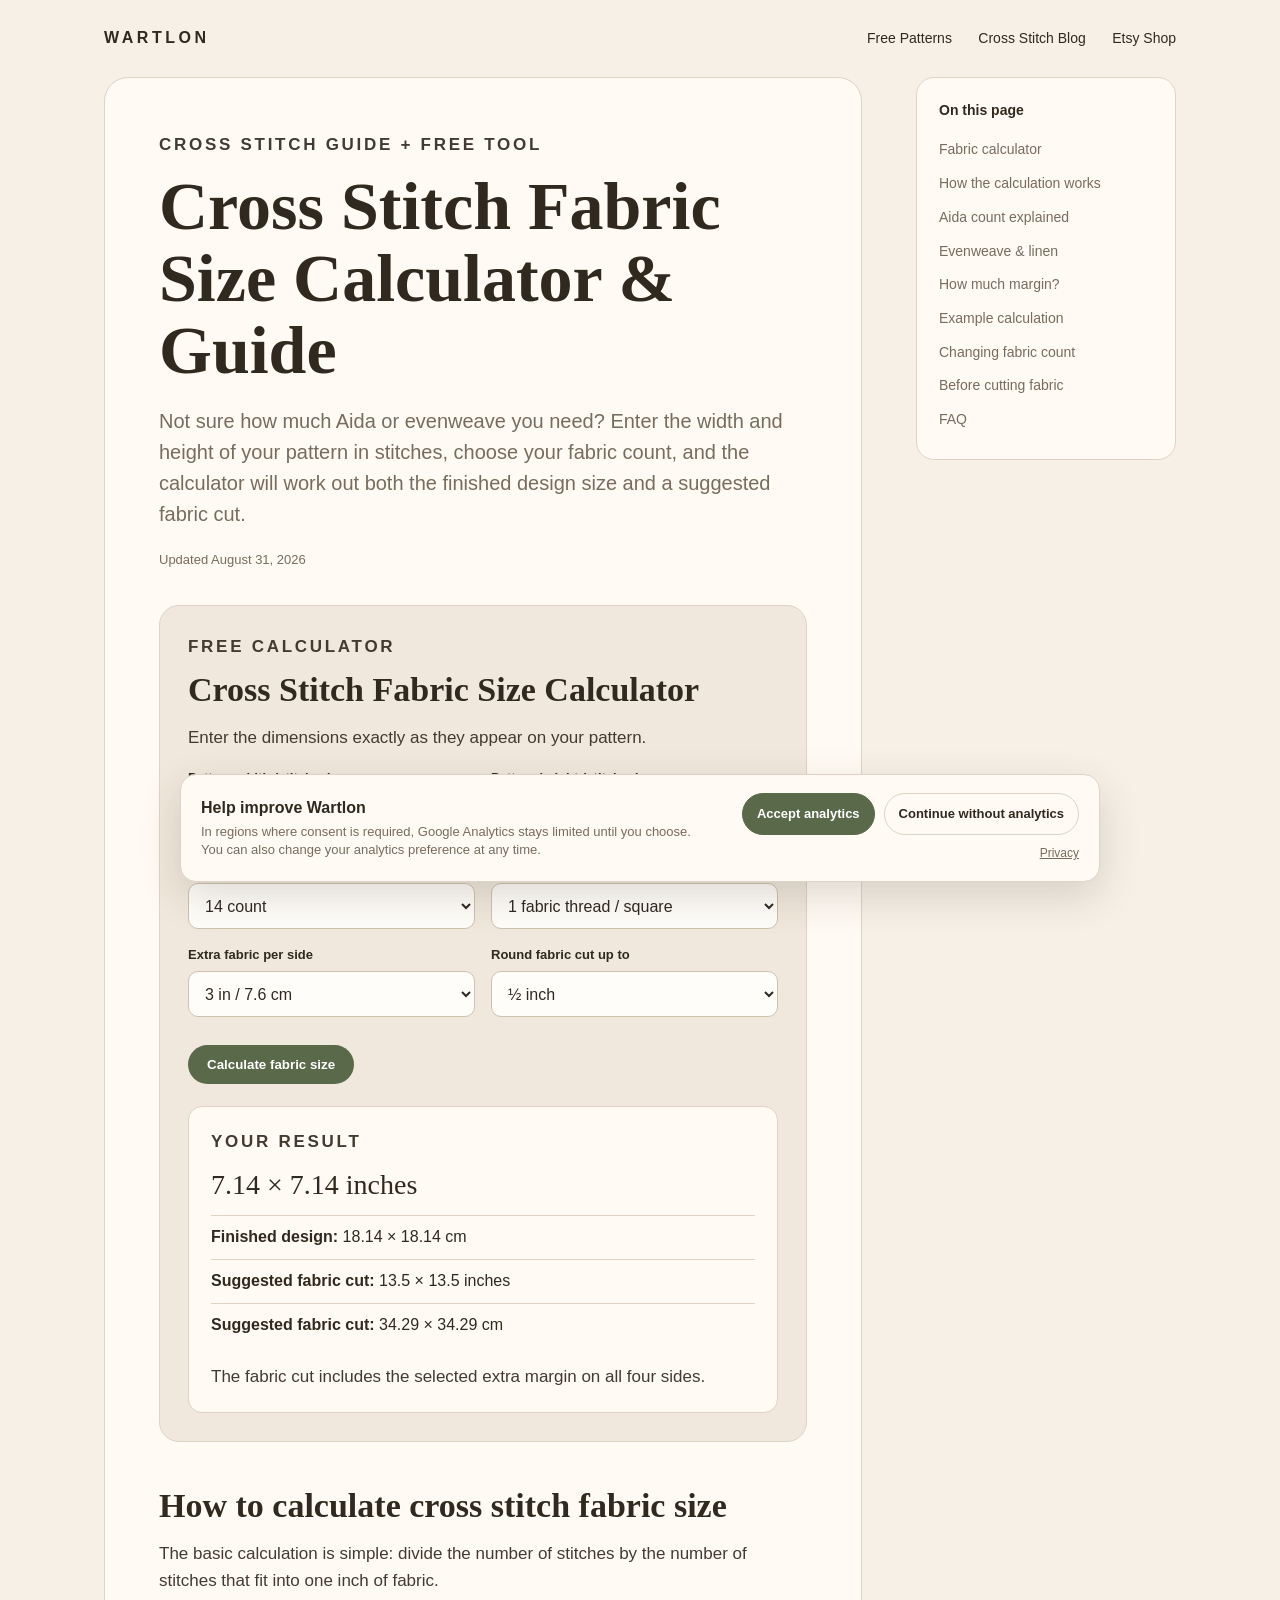
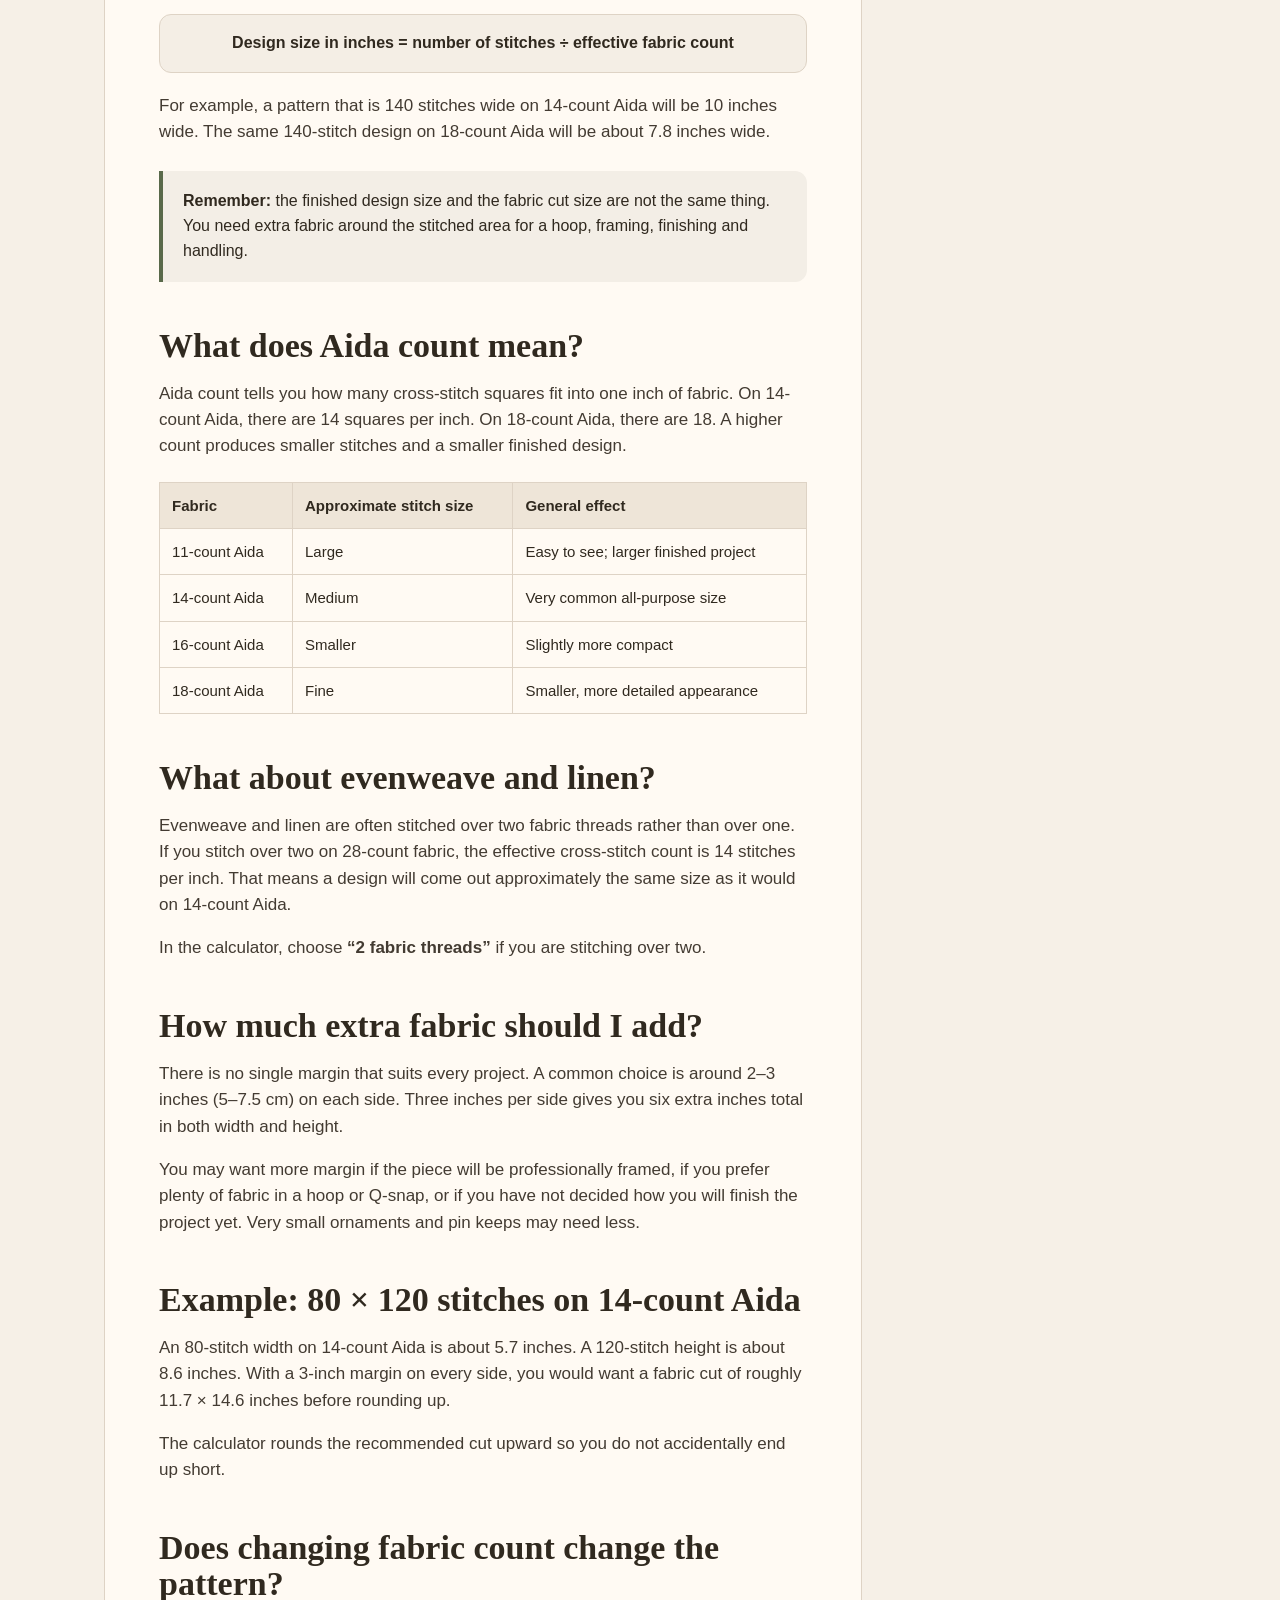
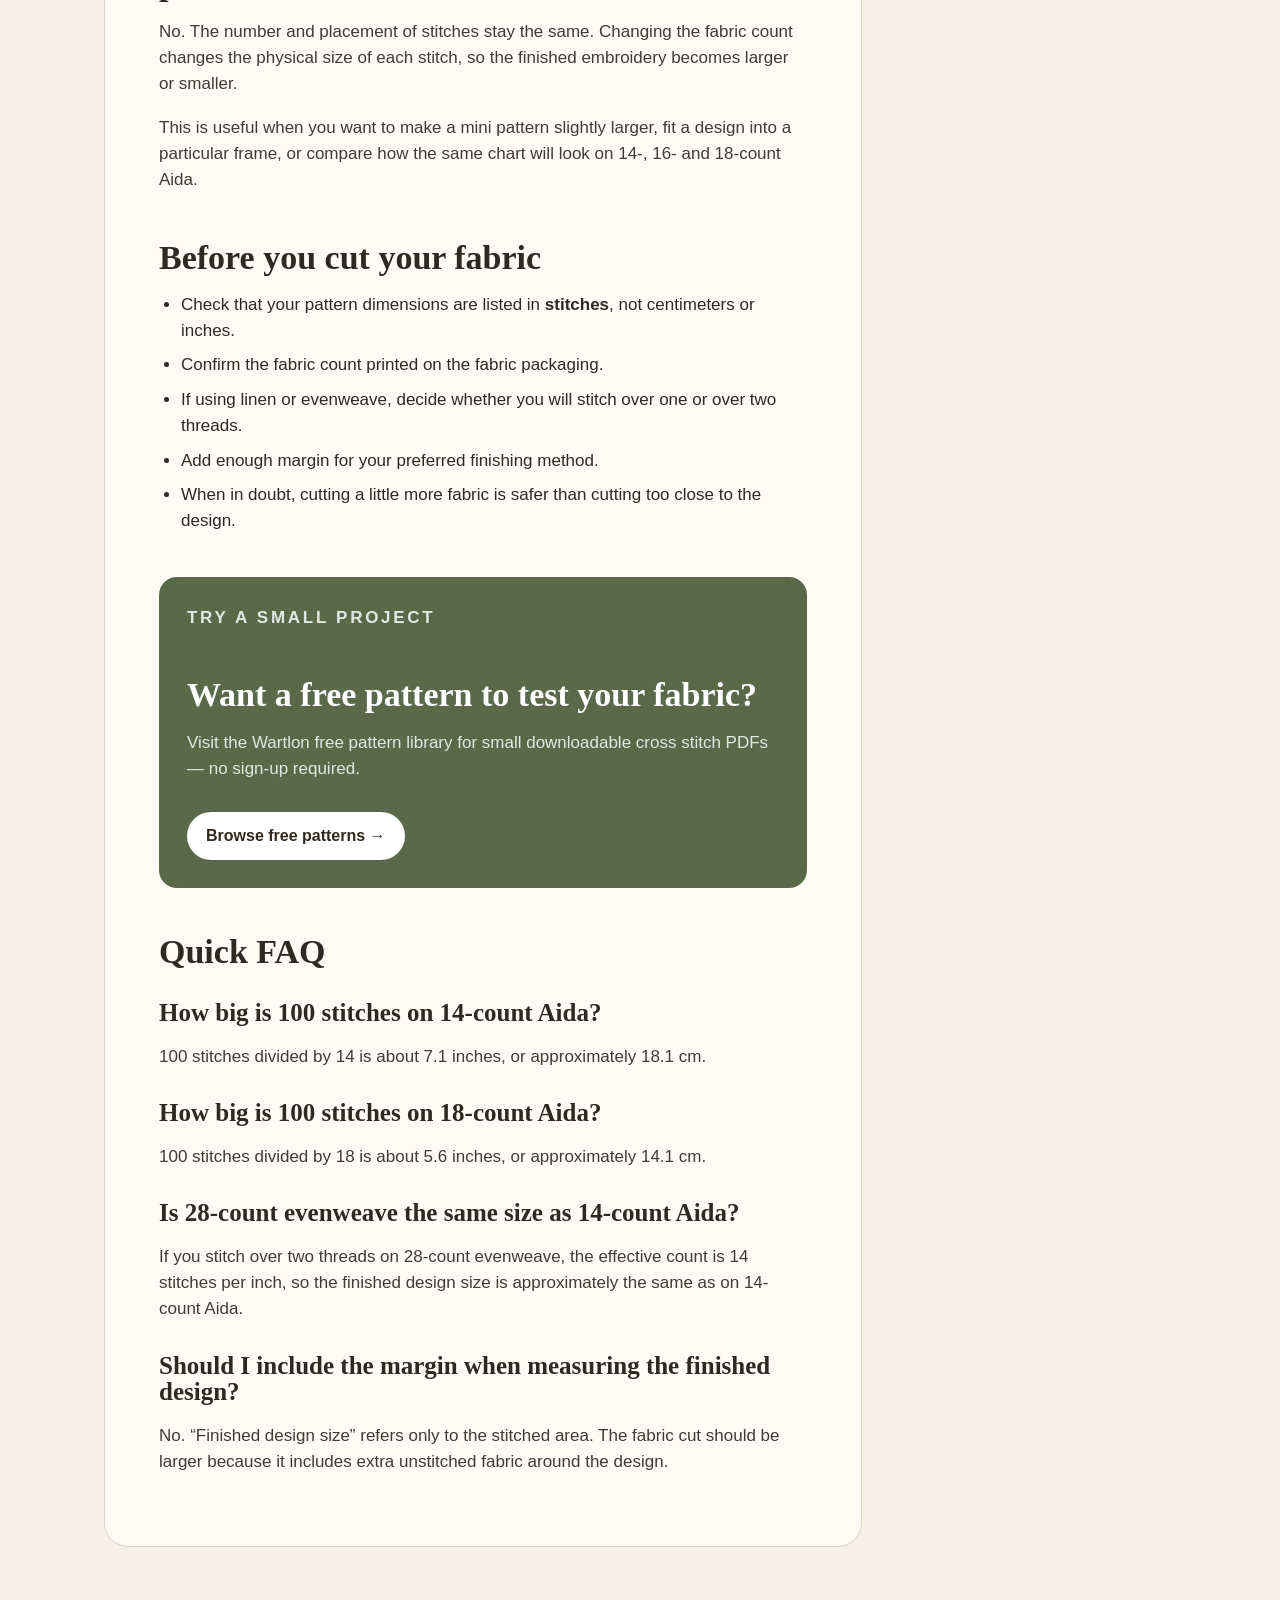
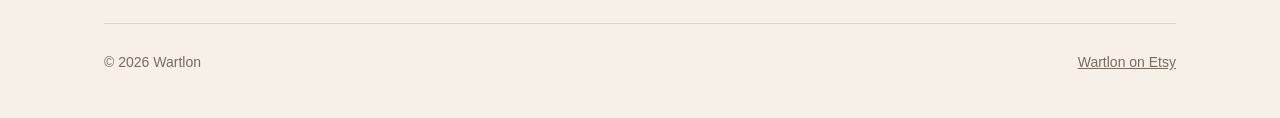
<file: blog/cross-stitch-fabric-size-calculator/index.html>
<!doctype html>
<html lang="en">
<head>
<meta charset="utf-8">
<meta name="viewport" content="width=device-width,initial-scale=1">
<title>Cross Stitch Fabric Size Calculator & Guide | Wartlon</title>
<meta name="description" content="Free cross stitch fabric size calculator. Enter your stitch count and Aida or evenweave count to calculate finished design size and recommended fabric cut in inches and centimeters.">
<link rel="canonical" href="https://wartlon.github.io/wartlon-free-cross-stitch-patterns/blog/cross-stitch-fabric-size-calculator/">
<link rel="stylesheet" href="../../styles.css">
<script type="application/ld+json">
{
  "@context":"https://schema.org",
  "@type":"Article",
  "headline":"Cross Stitch Fabric Size Calculator & Guide",
  "description":"Calculate finished cross stitch design size and recommended fabric cut from stitch count and fabric count.",
  "author":{"@type":"Organization","name":"Wartlon"},
  "publisher":{"@type":"Organization","name":"Wartlon"},
  "dateModified":"2026-08-31"
}
</script>

<!-- Wartlon analytics: Google Analytics 4 + regional Consent Mode -->
<script>
  window.dataLayer = window.dataLayer || [];
  function gtag(){dataLayer.push(arguments);}

  /*
    Regional consent:
    - EEA + UK + Switzerland: analytics denied until visitor accepts.
    - Other regions: analytics enabled by default.
    - Advertising storage / personalization remain disabled everywhere.
  */

  gtag('consent', 'default', {
    'analytics_storage': 'denied',
    'ad_storage': 'denied',
    'ad_user_data': 'denied',
    'ad_personalization': 'denied',
    'region': ['AT','BE','BG','HR','CY','CZ','DK','EE','FI','FR','DE','GR','HU','IE','IT','LV','LT','LU','MT','NL','PL','PT','RO','SK','SI','ES','SE','IS','LI','NO','GB','CH'],
    'wait_for_update': 500
  });

  gtag('consent', 'default', {
    'analytics_storage': 'granted',
    'ad_storage': 'denied',
    'ad_user_data': 'denied',
    'ad_personalization': 'denied'
  });

  // A saved explicit preference overrides the regional default.
  (function(){
    const saved = localStorage.getItem('wartlon_analytics_consent');
    if (saved === 'granted') {
      gtag('consent', 'update', {'analytics_storage':'granted'});
    } else if (saved === 'denied') {
      gtag('consent', 'update', {'analytics_storage':'denied'});
    }
  })();

  gtag('js', new Date());
  gtag('config', 'G-FTGFHNVJ15', {
    'anonymize_ip': true
  });
</script>
<script async src="https://www.googletagmanager.com/gtag/js?id=G-FTGFHNVJ15"></script>

</head>
<body>
<div class="wrap">
<header>
  <a class="brand" href="../../">WARTLON</a>
  <nav>
    <a href="../../#free-patterns">Free Patterns</a>
    <a href="../">Cross Stitch Blog</a>
    <a href="https://www.etsy.com/shop/Wartlon" target="_blank" rel="noopener">Etsy Shop</a>
  </nav>
</header>

<main class="article-layout">
<article class="article-main">
  <p class="eyebrow">CROSS STITCH GUIDE + FREE TOOL</p>
  <h1>Cross Stitch Fabric Size Calculator & Guide</h1>
  <p class="lede">Not sure how much Aida or evenweave you need? Enter the width and height of your pattern in stitches, choose your fabric count, and the calculator will work out both the finished design size and a suggested fabric cut.</p>
  <p class="updated">Updated August 31, 2026</p>

  <section class="calculator" id="calculator">
    <p class="eyebrow">FREE CALCULATOR</p>
    <h2>Cross Stitch Fabric Size Calculator</h2>
    <p>Enter the dimensions exactly as they appear on your pattern.</p>

    <div class="calc-grid">
      <div class="field">
        <label for="stitchWidth">Pattern width (stitches)</label>
        <input id="stitchWidth" type="number" min="1" step="1" value="100">
      </div>
      <div class="field">
        <label for="stitchHeight">Pattern height (stitches)</label>
        <input id="stitchHeight" type="number" min="1" step="1" value="100">
      </div>
      <div class="field">
        <label for="fabricCount">Fabric count</label>
        <select id="fabricCount">
          <option value="11">11 count</option>
          <option value="14" selected>14 count</option>
          <option value="16">16 count</option>
          <option value="18">18 count</option>
          <option value="20">20 count</option>
          <option value="22">22 count</option>
          <option value="25">25 count</option>
          <option value="28">28 count</option>
          <option value="32">32 count</option>
          <option value="36">36 count</option>
          <option value="40">40 count</option>
        </select>
      </div>
      <div class="field">
        <label for="overThreads">Stitching over</label>
        <select id="overThreads">
          <option value="1" selected>1 fabric thread / square</option>
          <option value="2">2 fabric threads</option>
        </select>
      </div>
      <div class="field">
        <label for="margin">Extra fabric per side</label>
        <select id="margin">
          <option value="2">2 in / 5.1 cm</option>
          <option value="2.5">2.5 in / 6.4 cm</option>
          <option value="3" selected>3 in / 7.6 cm</option>
          <option value="4">4 in / 10.2 cm</option>
        </select>
      </div>
      <div class="field">
        <label for="rounding">Round fabric cut up to</label>
        <select id="rounding">
          <option value="0.25">¼ inch</option>
          <option value="0.5" selected>½ inch</option>
          <option value="1">1 inch</option>
        </select>
      </div>
      <div class="calc-wide">
        <button class="btn btn-green calc-button" type="button" onclick="calculateFabric()">Calculate fabric size</button>
      </div>
    </div>

    <div class="calc-results" id="results" aria-live="polite">
      <p class="eyebrow">YOUR RESULT</p>
      <div class="result-big" id="finishedSize"></div>
      <div class="result-row"><strong>Finished design:</strong> <span id="finishedMetric"></span></div>
      <div class="result-row"><strong>Suggested fabric cut:</strong> <span id="cutSize"></span></div>
      <div class="result-row"><strong>Suggested fabric cut:</strong> <span id="cutMetric"></span></div>
      <p class="meta" style="margin-bottom:0">The fabric cut includes the selected extra margin on all four sides.</p>
    </div>
  </section>

  <h2 id="how-it-works">How to calculate cross stitch fabric size</h2>
  <p>The basic calculation is simple: divide the number of stitches by the number of stitches that fit into one inch of fabric.</p>
  <div class="formula">Design size in inches = number of stitches ÷ effective fabric count</div>
  <p>For example, a pattern that is 140 stitches wide on 14-count Aida will be 10 inches wide. The same 140-stitch design on 18-count Aida will be about 7.8 inches wide.</p>

  <div class="callout">
    <strong>Remember:</strong> the finished design size and the fabric cut size are not the same thing. You need extra fabric around the stitched area for a hoop, framing, finishing and handling.
  </div>

  <h2 id="aida-count">What does Aida count mean?</h2>
  <p>Aida count tells you how many cross-stitch squares fit into one inch of fabric. On 14-count Aida, there are 14 squares per inch. On 18-count Aida, there are 18. A higher count produces smaller stitches and a smaller finished design.</p>

  <table class="fabric-table">
    <thead><tr><th>Fabric</th><th>Approximate stitch size</th><th>General effect</th></tr></thead>
    <tbody>
      <tr><td>11-count Aida</td><td>Large</td><td>Easy to see; larger finished project</td></tr>
      <tr><td>14-count Aida</td><td>Medium</td><td>Very common all-purpose size</td></tr>
      <tr><td>16-count Aida</td><td>Smaller</td><td>Slightly more compact</td></tr>
      <tr><td>18-count Aida</td><td>Fine</td><td>Smaller, more detailed appearance</td></tr>
    </tbody>
  </table>

  <h2 id="evenweave">What about evenweave and linen?</h2>
  <p>Evenweave and linen are often stitched over two fabric threads rather than over one. If you stitch over two on 28-count fabric, the effective cross-stitch count is 14 stitches per inch. That means a design will come out approximately the same size as it would on 14-count Aida.</p>
  <p>In the calculator, choose <strong>“2 fabric threads”</strong> if you are stitching over two.</p>

  <h2 id="margin">How much extra fabric should I add?</h2>
  <p>There is no single margin that suits every project. A common choice is around 2–3 inches (5–7.5 cm) on each side. Three inches per side gives you six extra inches total in both width and height.</p>
  <p>You may want more margin if the piece will be professionally framed, if you prefer plenty of fabric in a hoop or Q-snap, or if you have not decided how you will finish the project yet. Very small ornaments and pin keeps may need less.</p>

  <h2 id="example">Example: 80 × 120 stitches on 14-count Aida</h2>
  <p>An 80-stitch width on 14-count Aida is about 5.7 inches. A 120-stitch height is about 8.6 inches. With a 3-inch margin on every side, you would want a fabric cut of roughly 11.7 × 14.6 inches before rounding up.</p>
  <p>The calculator rounds the recommended cut upward so you do not accidentally end up short.</p>

  <h2 id="choosing-count">Does changing fabric count change the pattern?</h2>
  <p>No. The number and placement of stitches stay the same. Changing the fabric count changes the physical size of each stitch, so the finished embroidery becomes larger or smaller.</p>
  <p>This is useful when you want to make a mini pattern slightly larger, fit a design into a particular frame, or compare how the same chart will look on 14-, 16- and 18-count Aida.</p>

  <h2 id="before-cutting">Before you cut your fabric</h2>
  <ul>
    <li>Check that your pattern dimensions are listed in <strong>stitches</strong>, not centimeters or inches.</li>
    <li>Confirm the fabric count printed on the fabric packaging.</li>
    <li>If using linen or evenweave, decide whether you will stitch over one or over two threads.</li>
    <li>Add enough margin for your preferred finishing method.</li>
    <li>When in doubt, cutting a little more fabric is safer than cutting too close to the design.</li>
  </ul>

  <div class="freebie-inline">
    <p class="eyebrow">TRY A SMALL PROJECT</p>
    <h2>Want a free pattern to test your fabric?</h2>
    <p>Visit the Wartlon free pattern library for small downloadable cross stitch PDFs — no sign-up required.</p>
    <a class="btn" href="../../#free-patterns">Browse free patterns →</a>
  </div>

  <h2 id="faq">Quick FAQ</h2>
  <h3>How big is 100 stitches on 14-count Aida?</h3>
  <p>100 stitches divided by 14 is about 7.1 inches, or approximately 18.1 cm.</p>

  <h3>How big is 100 stitches on 18-count Aida?</h3>
  <p>100 stitches divided by 18 is about 5.6 inches, or approximately 14.1 cm.</p>

  <h3>Is 28-count evenweave the same size as 14-count Aida?</h3>
  <p>If you stitch over two threads on 28-count evenweave, the effective count is 14 stitches per inch, so the finished design size is approximately the same as on 14-count Aida.</p>

  <h3>Should I include the margin when measuring the finished design?</h3>
  <p>No. “Finished design size” refers only to the stitched area. The fabric cut should be larger because it includes extra unstitched fabric around the design.</p>
</article>

<aside class="toc">
  <strong>On this page</strong>
  <a href="#calculator">Fabric calculator</a>
  <a href="#how-it-works">How the calculation works</a>
  <a href="#aida-count">Aida count explained</a>
  <a href="#evenweave">Evenweave & linen</a>
  <a href="#margin">How much margin?</a>
  <a href="#example">Example calculation</a>
  <a href="#choosing-count">Changing fabric count</a>
  <a href="#before-cutting">Before cutting fabric</a>
  <a href="#faq">FAQ</a>
</aside>
</main>

<footer><span>© 2026 Wartlon</span><a href="https://www.etsy.com/shop/Wartlon" target="_blank" rel="noopener">Wartlon on Etsy</a></footer>
</div>

<script>
function ceilTo(value, step){
  return Math.ceil(value / step) * step;
}
function fmt(n){
  return Number(n.toFixed(2)).toString();
}
function calculateFabric(){
  const w = Number(document.getElementById('stitchWidth').value);
  const h = Number(document.getElementById('stitchHeight').value);
  const count = Number(document.getElementById('fabricCount').value);
  const over = Number(document.getElementById('overThreads').value);
  const margin = Number(document.getElementById('margin').value);
  const rounding = Number(document.getElementById('rounding').value);

  if(!w || !h || !count || w < 1 || h < 1){
    return;
  }

  const effectiveCount = count / over;
  const finishedW = w / effectiveCount;
  const finishedH = h / effectiveCount;
  const cutW = ceilTo(finishedW + margin * 2, rounding);
  const cutH = ceilTo(finishedH + margin * 2, rounding);

  const cm = 2.54;
  document.getElementById('finishedSize').textContent =
    `${fmt(finishedW)} × ${fmt(finishedH)} inches`;
  document.getElementById('finishedMetric').textContent =
    `${fmt(finishedW * cm)} × ${fmt(finishedH * cm)} cm`;
  document.getElementById('cutSize').textContent =
    `${fmt(cutW)} × ${fmt(cutH)} inches`;
  document.getElementById('cutMetric').textContent =
    `${fmt(cutW * cm)} × ${fmt(cutH * cm)} cm`;

  document.getElementById('results').classList.add('visible');
  gtag('event', 'fabric_calculator_use', {
    pattern_width_stitches: w,
    pattern_height_stitches: h,
    fabric_count: count,
    stitch_over_threads: over,
    margin_inches: margin
  });
}
calculateFabric();
</script>

<div class="consent-banner" id="consentBanner" hidden role="dialog" aria-live="polite" aria-label="Analytics preferences">
  <div class="consent-copy">
    <strong>Help improve Wartlon</strong>
    <span>In regions where consent is required, Google Analytics stays limited until you choose. You can also change your analytics preference at any time.</span>
  </div>
  <div class="consent-actions">
    <button class="consent-btn consent-accept" type="button" id="acceptAnalytics">Accept analytics</button>
    <button class="consent-btn consent-decline" type="button" id="declineAnalytics">Continue without analytics</button>
    <a href="../../privacy.html" class="consent-privacy">Privacy</a>
  </div>
</div>

<script>
(function(){
  const KEY = 'wartlon_analytics_consent';
  const banner = document.getElementById('consentBanner');
  const accept = document.getElementById('acceptAnalytics');
  const decline = document.getElementById('declineAnalytics');
  const choice = localStorage.getItem(KEY);

  function showBanner(){
    if (banner) banner.hidden = false;
  }
  function hideBanner(){
    if (banner) banner.hidden = true;
  }
  function grant(){
    localStorage.setItem(KEY, 'granted');
    gtag('consent', 'update', {'analytics_storage':'granted'});
    gtag('event', 'analytics_consent_granted');
    hideBanner();
  }
  function deny(){
    localStorage.setItem(KEY, 'denied');
    gtag('consent', 'update', {'analytics_storage':'denied'});
    hideBanner();
  }

  if (!choice) showBanner();
  if (accept) accept.addEventListener('click', grant);
  if (decline) decline.addEventListener('click', deny);

  // Track free PDF downloads and Etsy outbound clicks.
  document.addEventListener('click', function(e){
    const link = e.target.closest('a');
    if (!link) return;
    const href = link.getAttribute('href') || '';
    const absolute = link.href || '';

    if (/\.pdf(?:$|[?#])/i.test(href) || /\/pdf\//i.test(href)) {
      gtag('event', 'free_pattern_download', {
        link_url: absolute,
        link_text: (link.textContent || '').trim()
      });
    }

    if (/etsy\.com\/shop\/wartlon/i.test(absolute)) {
      gtag('event', 'etsy_click', {
        link_url: absolute,
        link_text: (link.textContent || '').trim()
      });
    }
  });
})();
</script>

</body>
</html>
</file>
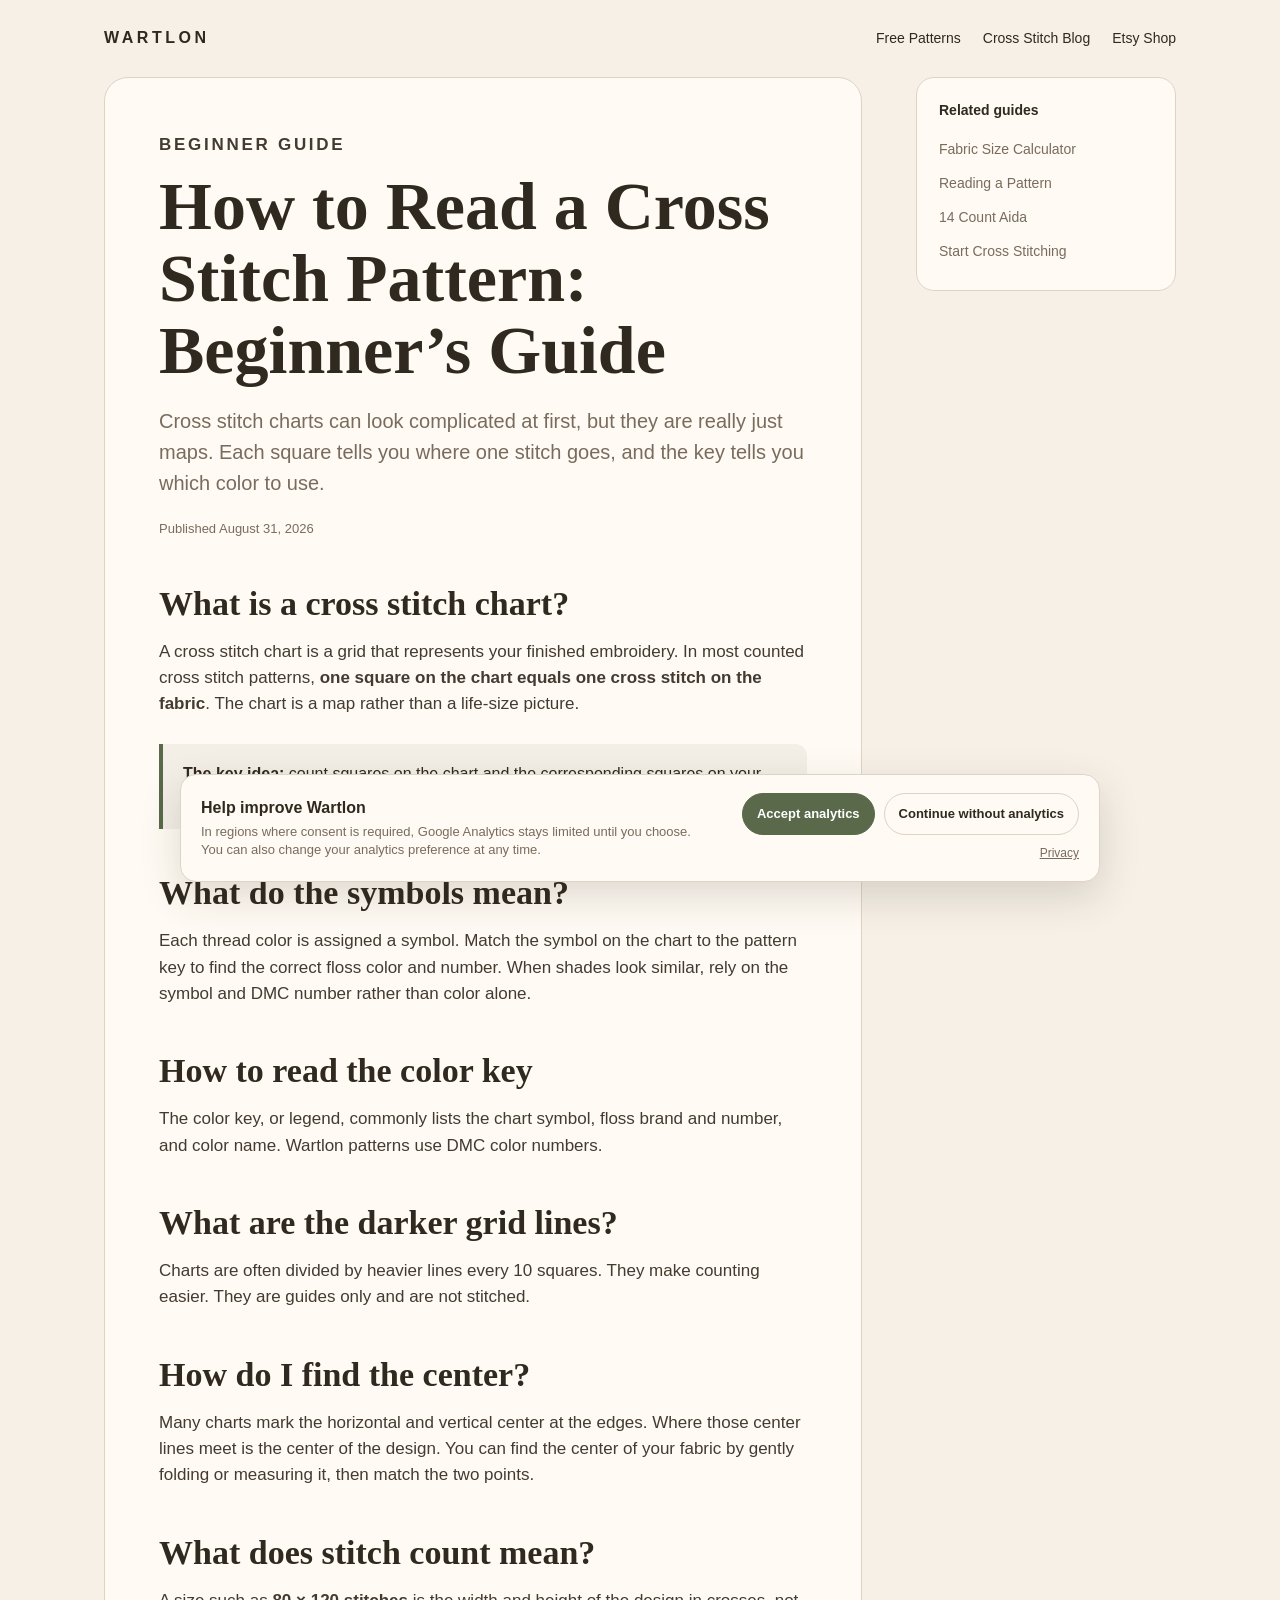
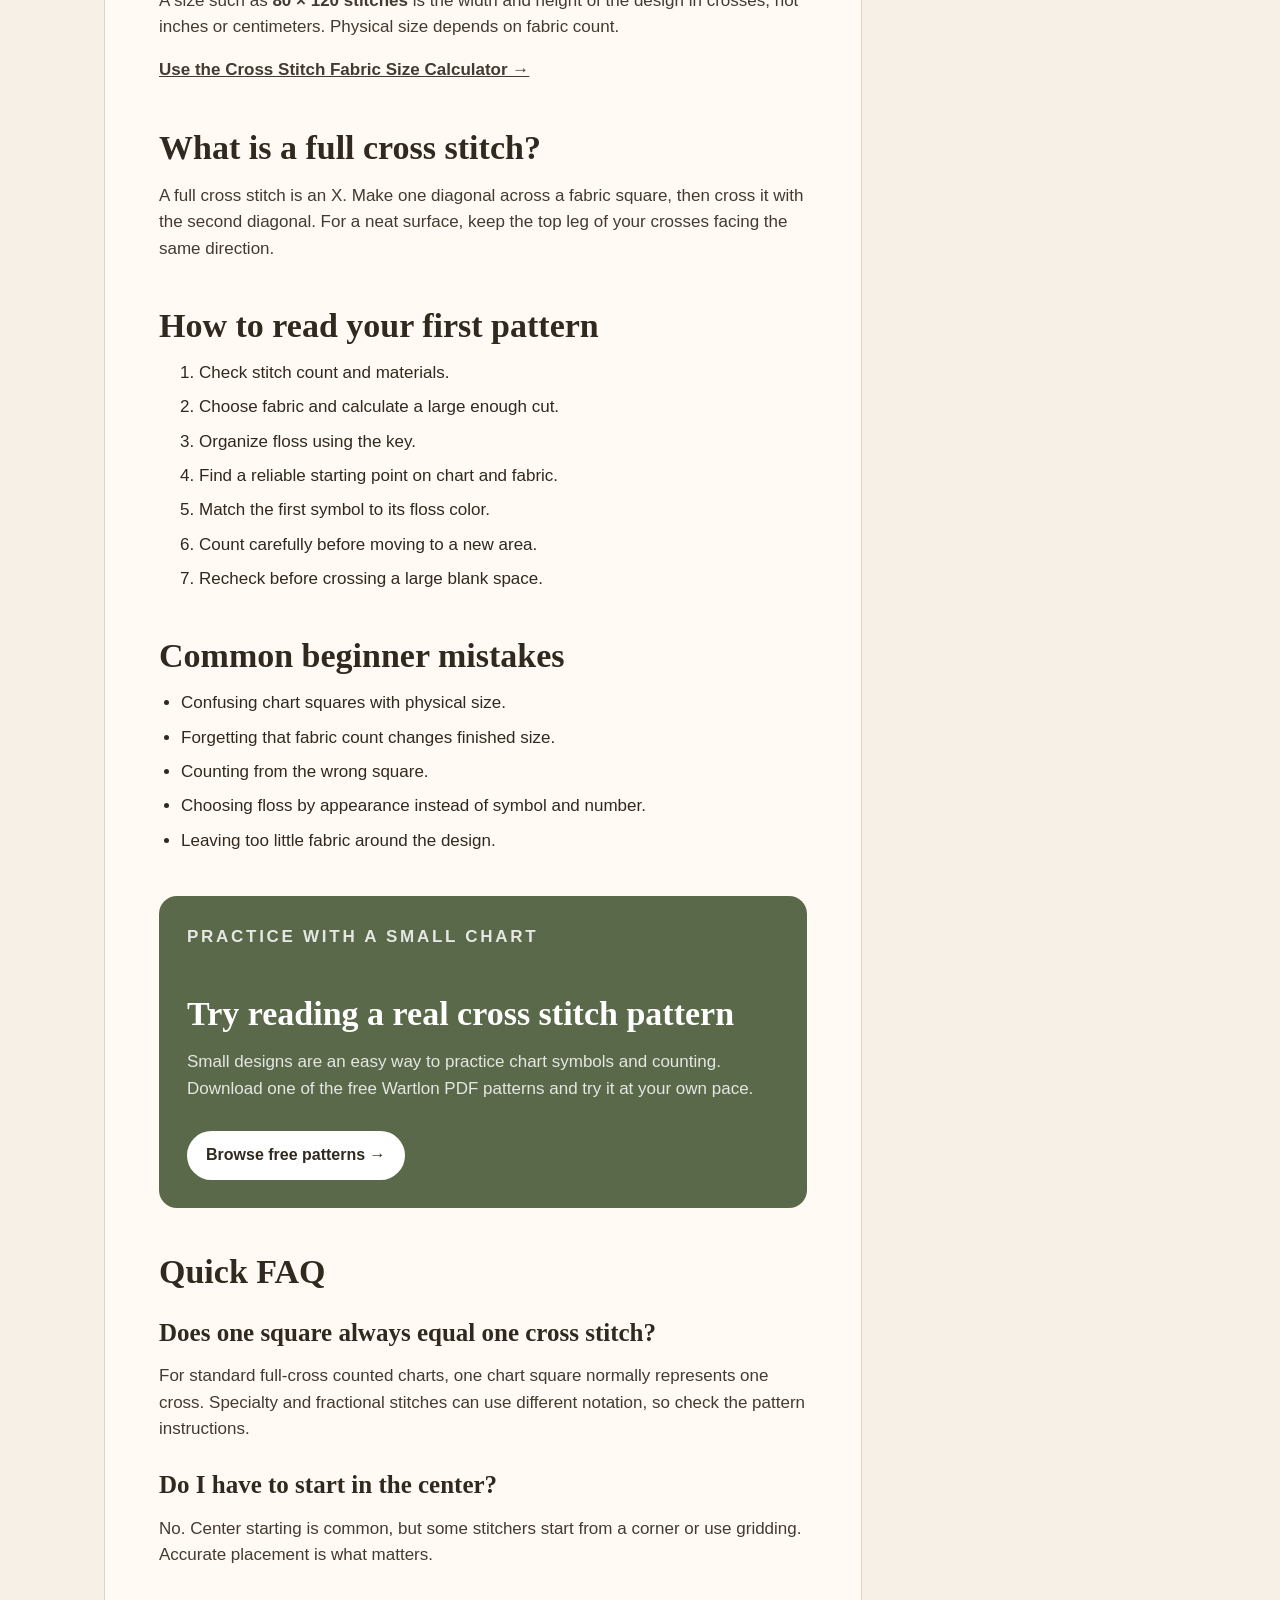
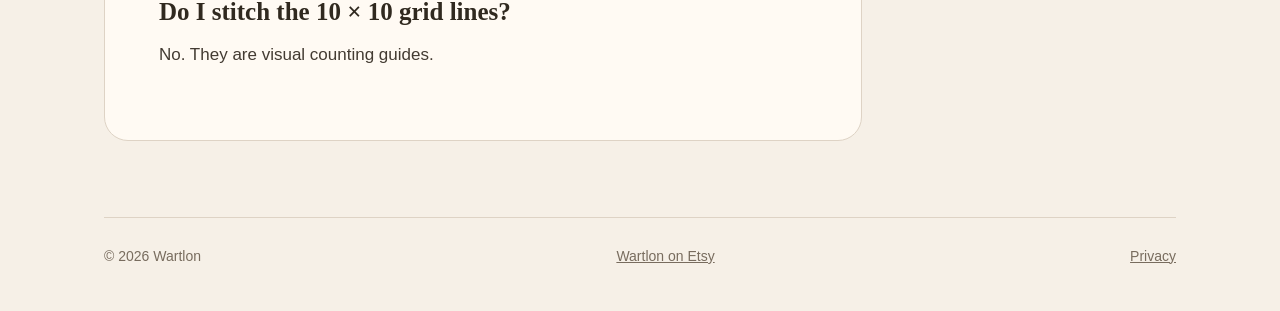
<file: blog/how-to-read-a-cross-stitch-pattern/index.html>
<!doctype html><html lang="en"><head><meta charset="utf-8"><meta name="viewport" content="width=device-width,initial-scale=1"><title>How to Read a Cross Stitch Pattern: Beginner’s Guide | Wartlon</title><meta name="description" content="Learn how to read a cross stitch pattern, including chart symbols, grid lines, DMC color keys, stitch counts and how to find the center of your design."><link rel="canonical" href="https://wartlon.github.io/wartlon-free-cross-stitch-patterns/blog/how-to-read-a-cross-stitch-pattern/"><link rel="stylesheet" href="../../styles.css"><!-- Wartlon analytics: Google Analytics 4 + regional Consent Mode -->
<script>
  window.dataLayer = window.dataLayer || [];
  function gtag(){dataLayer.push(arguments);}

  /*
    Regional consent:
    - EEA + UK + Switzerland: analytics denied until visitor accepts.
    - Other regions: analytics enabled by default.
    - Advertising storage / personalization remain disabled everywhere.
  */

  gtag('consent', 'default', {
    'analytics_storage': 'denied',
    'ad_storage': 'denied',
    'ad_user_data': 'denied',
    'ad_personalization': 'denied',
    'region': ['AT','BE','BG','HR','CY','CZ','DK','EE','FI','FR','DE','GR','HU','IE','IT','LV','LT','LU','MT','NL','PL','PT','RO','SK','SI','ES','SE','IS','LI','NO','GB','CH'],
    'wait_for_update': 500
  });

  gtag('consent', 'default', {
    'analytics_storage': 'granted',
    'ad_storage': 'denied',
    'ad_user_data': 'denied',
    'ad_personalization': 'denied'
  });

  // A saved explicit preference overrides the regional default.
  (function(){
    const saved = localStorage.getItem('wartlon_analytics_consent');
    if (saved === 'granted') {
      gtag('consent', 'update', {'analytics_storage':'granted'});
    } else if (saved === 'denied') {
      gtag('consent', 'update', {'analytics_storage':'denied'});
    }
  })();

  gtag('js', new Date());
  gtag('config', 'G-FTGFHNVJ15', {
    'anonymize_ip': true
  });
</script>
<script async src="https://www.googletagmanager.com/gtag/js?id=G-FTGFHNVJ15"></script></head><body><div class="wrap"><header><a class="brand" href="../../">WARTLON</a><nav><a href="../../#free-patterns">Free Patterns</a><a href="../">Cross Stitch Blog</a><a href="https://www.etsy.com/shop/Wartlon" target="_blank" rel="noopener">Etsy Shop</a></nav></header><main class="article-layout"><article class="article-main"><p class="eyebrow">BEGINNER GUIDE</p><h1>How to Read a Cross Stitch Pattern: Beginner’s Guide</h1><p class="lede">Cross stitch charts can look complicated at first, but they are really just maps. Each square tells you where one stitch goes, and the key tells you which color to use.</p><p class="updated">Published August 31, 2026</p>
<h2 id="chart">What is a cross stitch chart?</h2><p>A cross stitch chart is a grid that represents your finished embroidery. In most counted cross stitch patterns, <strong>one square on the chart equals one cross stitch on the fabric</strong>. The chart is a map rather than a life-size picture.</p>
<div class="callout"><strong>The key idea:</strong> count squares on the chart and the corresponding squares on your fabric. The chart tells you exactly where every stitch belongs.</div>
<h2 id="symbols">What do the symbols mean?</h2><p>Each thread color is assigned a symbol. Match the symbol on the chart to the pattern key to find the correct floss color and number. When shades look similar, rely on the symbol and DMC number rather than color alone.</p>
<h2 id="key">How to read the color key</h2><p>The color key, or legend, commonly lists the chart symbol, floss brand and number, and color name. Wartlon patterns use DMC color numbers.</p>
<h2 id="grid">What are the darker grid lines?</h2><p>Charts are often divided by heavier lines every 10 squares. They make counting easier. They are guides only and are not stitched.</p>
<h2 id="center">How do I find the center?</h2><p>Many charts mark the horizontal and vertical center at the edges. Where those center lines meet is the center of the design. You can find the center of your fabric by gently folding or measuring it, then match the two points.</p>
<h2 id="count">What does stitch count mean?</h2><p>A size such as <strong>80 × 120 stitches</strong> is the width and height of the design in crosses, not inches or centimeters. Physical size depends on fabric count.</p><p><a href="../cross-stitch-fabric-size-calculator/">Use the Cross Stitch Fabric Size Calculator →</a></p>
<h2 id="full-cross">What is a full cross stitch?</h2><p>A full cross stitch is an X. Make one diagonal across a fabric square, then cross it with the second diagonal. For a neat surface, keep the top leg of your crosses facing the same direction.</p>
<h2 id="start">How to read your first pattern</h2><ol><li>Check stitch count and materials.</li><li>Choose fabric and calculate a large enough cut.</li><li>Organize floss using the key.</li><li>Find a reliable starting point on chart and fabric.</li><li>Match the first symbol to its floss color.</li><li>Count carefully before moving to a new area.</li><li>Recheck before crossing a large blank space.</li></ol>
<h2 id="mistakes">Common beginner mistakes</h2><ul><li>Confusing chart squares with physical size.</li><li>Forgetting that fabric count changes finished size.</li><li>Counting from the wrong square.</li><li>Choosing floss by appearance instead of symbol and number.</li><li>Leaving too little fabric around the design.</li></ul>
<div class="freebie-inline"><p class="eyebrow">PRACTICE WITH A SMALL CHART</p><h2>Try reading a real cross stitch pattern</h2><p>Small designs are an easy way to practice chart symbols and counting. Download one of the free Wartlon PDF patterns and try it at your own pace.</p><a class="btn" href="../../#free-patterns">Browse free patterns →</a></div>
<h2 id="faq">Quick FAQ</h2><h3>Does one square always equal one cross stitch?</h3><p>For standard full-cross counted charts, one chart square normally represents one cross. Specialty and fractional stitches can use different notation, so check the pattern instructions.</p><h3>Do I have to start in the center?</h3><p>No. Center starting is common, but some stitchers start from a corner or use gridding. Accurate placement is what matters.</p><h3>Do I stitch the 10 × 10 grid lines?</h3><p>No. They are visual counting guides.</p></article><aside class="toc"><strong>Related guides</strong><a href="../cross-stitch-fabric-size-calculator/">Fabric Size Calculator</a><a href="../how-to-read-a-cross-stitch-pattern/">Reading a Pattern</a><a href="../what-does-14-count-aida-mean/">14 Count Aida</a><a href="../how-to-start-cross-stitching-for-beginners/">Start Cross Stitching</a></aside></main><footer><span>© 2026 Wartlon</span><a href="https://www.etsy.com/shop/Wartlon" target="_blank" rel="noopener">Wartlon on Etsy</a><a href="../../privacy.html">Privacy</a></footer></div><div class="consent-banner" id="consentBanner" hidden role="dialog" aria-live="polite" aria-label="Analytics preferences">
  <div class="consent-copy">
    <strong>Help improve Wartlon</strong>
    <span>In regions where consent is required, Google Analytics stays limited until you choose. You can also change your analytics preference at any time.</span>
  </div>
  <div class="consent-actions">
    <button class="consent-btn consent-accept" type="button" id="acceptAnalytics">Accept analytics</button>
    <button class="consent-btn consent-decline" type="button" id="declineAnalytics">Continue without analytics</button>
    <a href="../../privacy.html" class="consent-privacy">Privacy</a>
  </div>
</div>

<script>
(function(){
  const KEY = 'wartlon_analytics_consent';
  const banner = document.getElementById('consentBanner');
  const accept = document.getElementById('acceptAnalytics');
  const decline = document.getElementById('declineAnalytics');
  const choice = localStorage.getItem(KEY);

  function showBanner(){
    if (banner) banner.hidden = false;
  }
  function hideBanner(){
    if (banner) banner.hidden = true;
  }
  function grant(){
    localStorage.setItem(KEY, 'granted');
    gtag('consent', 'update', {'analytics_storage':'granted'});
    gtag('event', 'analytics_consent_granted');
    hideBanner();
  }
  function deny(){
    localStorage.setItem(KEY, 'denied');
    gtag('consent', 'update', {'analytics_storage':'denied'});
    hideBanner();
  }

  if (!choice) showBanner();
  if (accept) accept.addEventListener('click', grant);
  if (decline) decline.addEventListener('click', deny);

  // Track free PDF downloads and Etsy outbound clicks.
  document.addEventListener('click', function(e){
    const link = e.target.closest('a');
    if (!link) return;
    const href = link.getAttribute('href') || '';
    const absolute = link.href || '';

    if (/\.pdf(?:$|[?#])/i.test(href) || /\/pdf\//i.test(href)) {
      gtag('event', 'free_pattern_download', {
        link_url: absolute,
        link_text: (link.textContent || '').trim()
      });
    }

    if (/etsy\.com\/shop\/wartlon/i.test(absolute)) {
      gtag('event', 'etsy_click', {
        link_url: absolute,
        link_text: (link.textContent || '').trim()
      });
    }
  });
})();
</script>

</body></html>
</file>
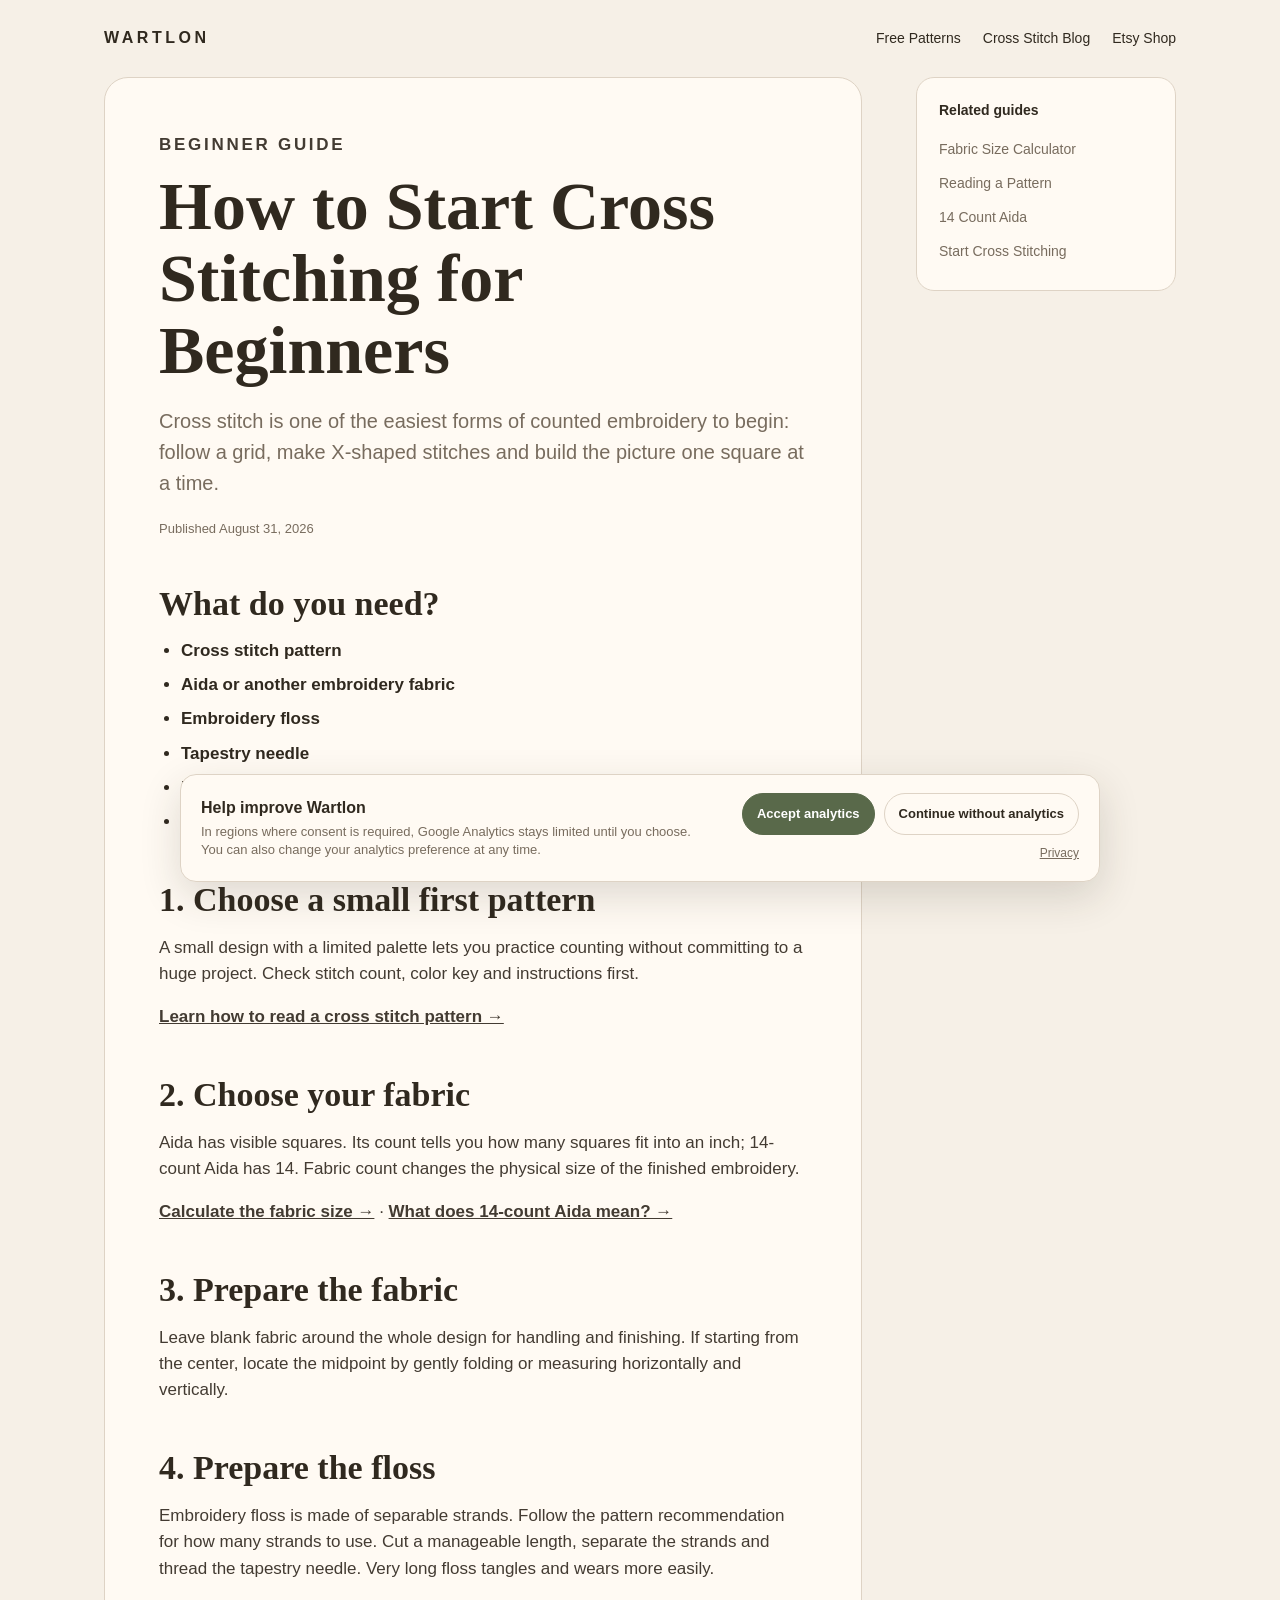
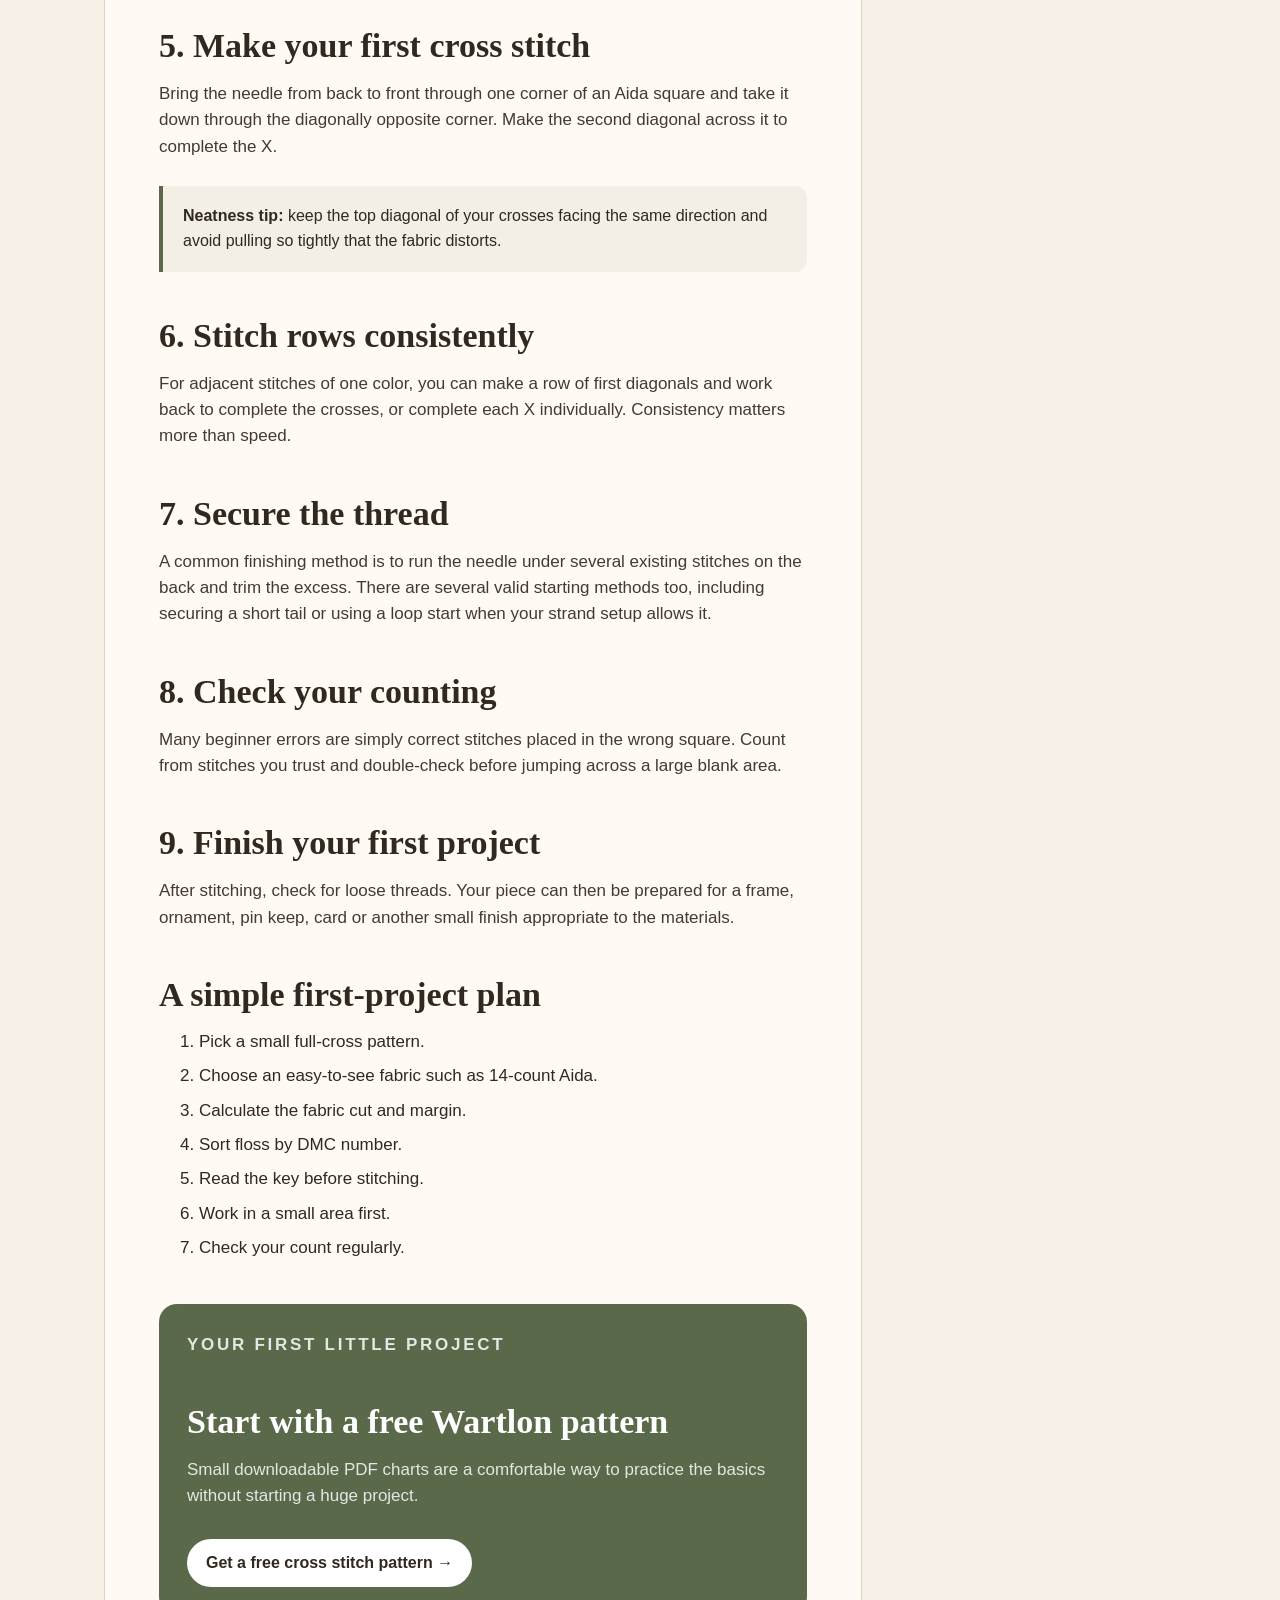
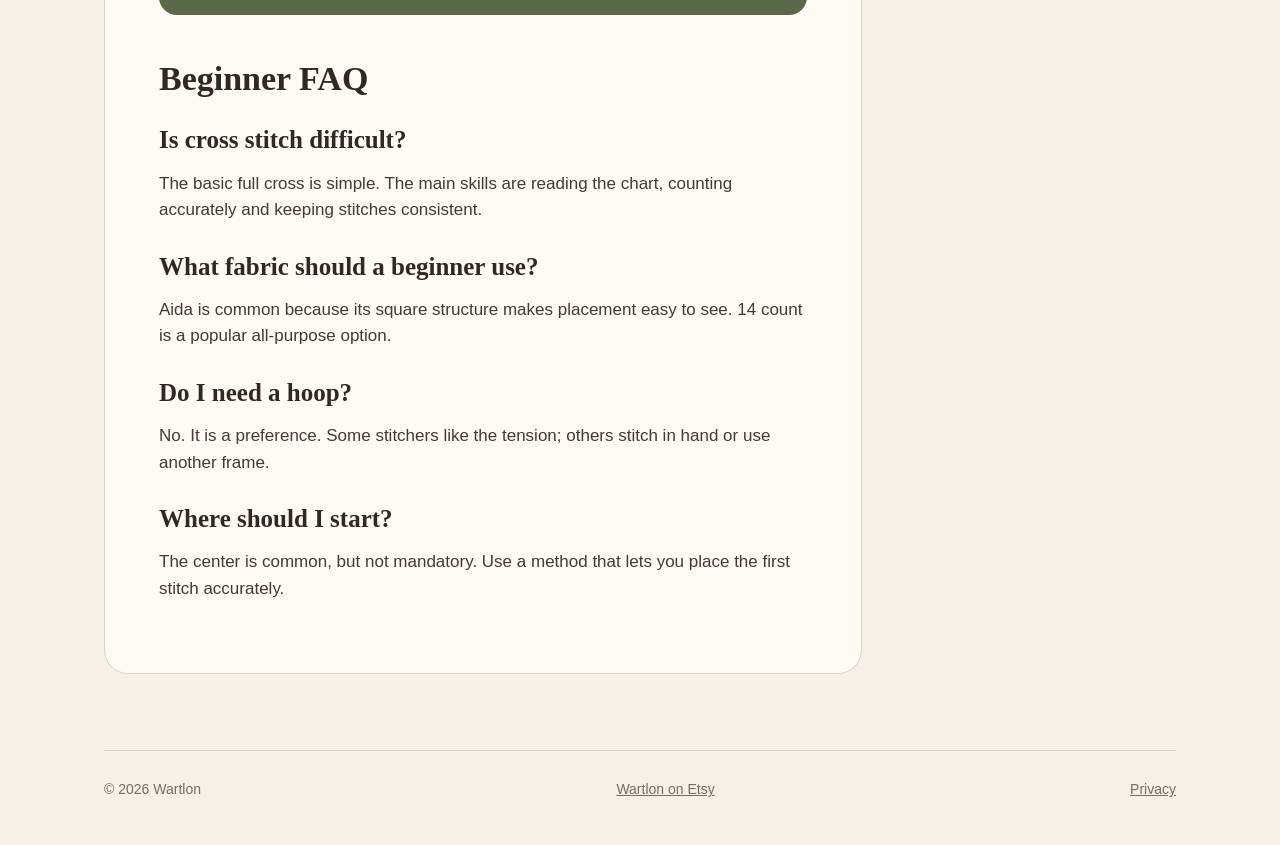
<file: blog/how-to-start-cross-stitching-for-beginners/index.html>
<!doctype html><html lang="en"><head><meta charset="utf-8"><meta name="viewport" content="width=device-width,initial-scale=1"><title>How to Start Cross Stitching for Beginners | Wartlon</title><meta name="description" content="Learn how to start cross stitching step by step: supplies, Aida, floss, reading a pattern, threading the needle, making your first crosses and avoiding counting mistakes."><link rel="canonical" href="https://wartlon.github.io/wartlon-free-cross-stitch-patterns/blog/how-to-start-cross-stitching-for-beginners/"><link rel="stylesheet" href="../../styles.css"><!-- Wartlon analytics: Google Analytics 4 + regional Consent Mode -->
<script>
  window.dataLayer = window.dataLayer || [];
  function gtag(){dataLayer.push(arguments);}

  /*
    Regional consent:
    - EEA + UK + Switzerland: analytics denied until visitor accepts.
    - Other regions: analytics enabled by default.
    - Advertising storage / personalization remain disabled everywhere.
  */

  gtag('consent', 'default', {
    'analytics_storage': 'denied',
    'ad_storage': 'denied',
    'ad_user_data': 'denied',
    'ad_personalization': 'denied',
    'region': ['AT','BE','BG','HR','CY','CZ','DK','EE','FI','FR','DE','GR','HU','IE','IT','LV','LT','LU','MT','NL','PL','PT','RO','SK','SI','ES','SE','IS','LI','NO','GB','CH'],
    'wait_for_update': 500
  });

  gtag('consent', 'default', {
    'analytics_storage': 'granted',
    'ad_storage': 'denied',
    'ad_user_data': 'denied',
    'ad_personalization': 'denied'
  });

  // A saved explicit preference overrides the regional default.
  (function(){
    const saved = localStorage.getItem('wartlon_analytics_consent');
    if (saved === 'granted') {
      gtag('consent', 'update', {'analytics_storage':'granted'});
    } else if (saved === 'denied') {
      gtag('consent', 'update', {'analytics_storage':'denied'});
    }
  })();

  gtag('js', new Date());
  gtag('config', 'G-FTGFHNVJ15', {
    'anonymize_ip': true
  });
</script>
<script async src="https://www.googletagmanager.com/gtag/js?id=G-FTGFHNVJ15"></script></head><body><div class="wrap"><header><a class="brand" href="../../">WARTLON</a><nav><a href="../../#free-patterns">Free Patterns</a><a href="../">Cross Stitch Blog</a><a href="https://www.etsy.com/shop/Wartlon" target="_blank" rel="noopener">Etsy Shop</a></nav></header><main class="article-layout"><article class="article-main"><p class="eyebrow">BEGINNER GUIDE</p><h1>How to Start Cross Stitching for Beginners</h1><p class="lede">Cross stitch is one of the easiest forms of counted embroidery to begin: follow a grid, make X-shaped stitches and build the picture one square at a time.</p><p class="updated">Published August 31, 2026</p>
<h2 id="supplies">What do you need?</h2><ul><li><strong>Cross stitch pattern</strong></li><li><strong>Aida or another embroidery fabric</strong></li><li><strong>Embroidery floss</strong></li><li><strong>Tapestry needle</strong></li><li><strong>Embroidery scissors</strong></li><li><strong>Hoop or other holder</strong> — optional</li></ul>
<h2 id="pattern">1. Choose a small first pattern</h2><p>A small design with a limited palette lets you practice counting without committing to a huge project. Check stitch count, color key and instructions first.</p><p><a href="../how-to-read-a-cross-stitch-pattern/">Learn how to read a cross stitch pattern →</a></p>
<h2 id="fabric">2. Choose your fabric</h2><p>Aida has visible squares. Its count tells you how many squares fit into an inch; 14-count Aida has 14. Fabric count changes the physical size of the finished embroidery.</p><p><a href="../cross-stitch-fabric-size-calculator/">Calculate the fabric size →</a> · <a href="../what-does-14-count-aida-mean/">What does 14-count Aida mean? →</a></p>
<h2 id="prepare">3. Prepare the fabric</h2><p>Leave blank fabric around the whole design for handling and finishing. If starting from the center, locate the midpoint by gently folding or measuring horizontally and vertically.</p>
<h2 id="floss">4. Prepare the floss</h2><p>Embroidery floss is made of separable strands. Follow the pattern recommendation for how many strands to use. Cut a manageable length, separate the strands and thread the tapestry needle. Very long floss tangles and wears more easily.</p>
<h2 id="first">5. Make your first cross stitch</h2><p>Bring the needle from back to front through one corner of an Aida square and take it down through the diagonally opposite corner. Make the second diagonal across it to complete the X.</p><div class="callout"><strong>Neatness tip:</strong> keep the top diagonal of your crosses facing the same direction and avoid pulling so tightly that the fabric distorts.</div>
<h2 id="rows">6. Stitch rows consistently</h2><p>For adjacent stitches of one color, you can make a row of first diagonals and work back to complete the crosses, or complete each X individually. Consistency matters more than speed.</p>
<h2 id="secure">7. Secure the thread</h2><p>A common finishing method is to run the needle under several existing stitches on the back and trim the excess. There are several valid starting methods too, including securing a short tail or using a loop start when your strand setup allows it.</p>
<h2 id="counting">8. Check your counting</h2><p>Many beginner errors are simply correct stitches placed in the wrong square. Count from stitches you trust and double-check before jumping across a large blank area.</p>
<h2 id="finish">9. Finish your first project</h2><p>After stitching, check for loose threads. Your piece can then be prepared for a frame, ornament, pin keep, card or another small finish appropriate to the materials.</p>
<h2 id="plan">A simple first-project plan</h2><ol><li>Pick a small full-cross pattern.</li><li>Choose an easy-to-see fabric such as 14-count Aida.</li><li>Calculate the fabric cut and margin.</li><li>Sort floss by DMC number.</li><li>Read the key before stitching.</li><li>Work in a small area first.</li><li>Check your count regularly.</li></ol>
<div class="freebie-inline"><p class="eyebrow">YOUR FIRST LITTLE PROJECT</p><h2>Start with a free Wartlon pattern</h2><p>Small downloadable PDF charts are a comfortable way to practice the basics without starting a huge project.</p><a class="btn" href="../../#free-patterns">Get a free cross stitch pattern →</a></div>
<h2 id="faq">Beginner FAQ</h2><h3>Is cross stitch difficult?</h3><p>The basic full cross is simple. The main skills are reading the chart, counting accurately and keeping stitches consistent.</p><h3>What fabric should a beginner use?</h3><p>Aida is common because its square structure makes placement easy to see. 14 count is a popular all-purpose option.</p><h3>Do I need a hoop?</h3><p>No. It is a preference. Some stitchers like the tension; others stitch in hand or use another frame.</p><h3>Where should I start?</h3><p>The center is common, but not mandatory. Use a method that lets you place the first stitch accurately.</p></article><aside class="toc"><strong>Related guides</strong><a href="../cross-stitch-fabric-size-calculator/">Fabric Size Calculator</a><a href="../how-to-read-a-cross-stitch-pattern/">Reading a Pattern</a><a href="../what-does-14-count-aida-mean/">14 Count Aida</a><a href="../how-to-start-cross-stitching-for-beginners/">Start Cross Stitching</a></aside></main><footer><span>© 2026 Wartlon</span><a href="https://www.etsy.com/shop/Wartlon" target="_blank" rel="noopener">Wartlon on Etsy</a><a href="../../privacy.html">Privacy</a></footer></div><div class="consent-banner" id="consentBanner" hidden role="dialog" aria-live="polite" aria-label="Analytics preferences">
  <div class="consent-copy">
    <strong>Help improve Wartlon</strong>
    <span>In regions where consent is required, Google Analytics stays limited until you choose. You can also change your analytics preference at any time.</span>
  </div>
  <div class="consent-actions">
    <button class="consent-btn consent-accept" type="button" id="acceptAnalytics">Accept analytics</button>
    <button class="consent-btn consent-decline" type="button" id="declineAnalytics">Continue without analytics</button>
    <a href="../../privacy.html" class="consent-privacy">Privacy</a>
  </div>
</div>

<script>
(function(){
  const KEY = 'wartlon_analytics_consent';
  const banner = document.getElementById('consentBanner');
  const accept = document.getElementById('acceptAnalytics');
  const decline = document.getElementById('declineAnalytics');
  const choice = localStorage.getItem(KEY);

  function showBanner(){
    if (banner) banner.hidden = false;
  }
  function hideBanner(){
    if (banner) banner.hidden = true;
  }
  function grant(){
    localStorage.setItem(KEY, 'granted');
    gtag('consent', 'update', {'analytics_storage':'granted'});
    gtag('event', 'analytics_consent_granted');
    hideBanner();
  }
  function deny(){
    localStorage.setItem(KEY, 'denied');
    gtag('consent', 'update', {'analytics_storage':'denied'});
    hideBanner();
  }

  if (!choice) showBanner();
  if (accept) accept.addEventListener('click', grant);
  if (decline) decline.addEventListener('click', deny);

  // Track free PDF downloads and Etsy outbound clicks.
  document.addEventListener('click', function(e){
    const link = e.target.closest('a');
    if (!link) return;
    const href = link.getAttribute('href') || '';
    const absolute = link.href || '';

    if (/\.pdf(?:$|[?#])/i.test(href) || /\/pdf\//i.test(href)) {
      gtag('event', 'free_pattern_download', {
        link_url: absolute,
        link_text: (link.textContent || '').trim()
      });
    }

    if (/etsy\.com\/shop\/wartlon/i.test(absolute)) {
      gtag('event', 'etsy_click', {
        link_url: absolute,
        link_text: (link.textContent || '').trim()
      });
    }
  });
})();
</script>

</body></html>
</file>
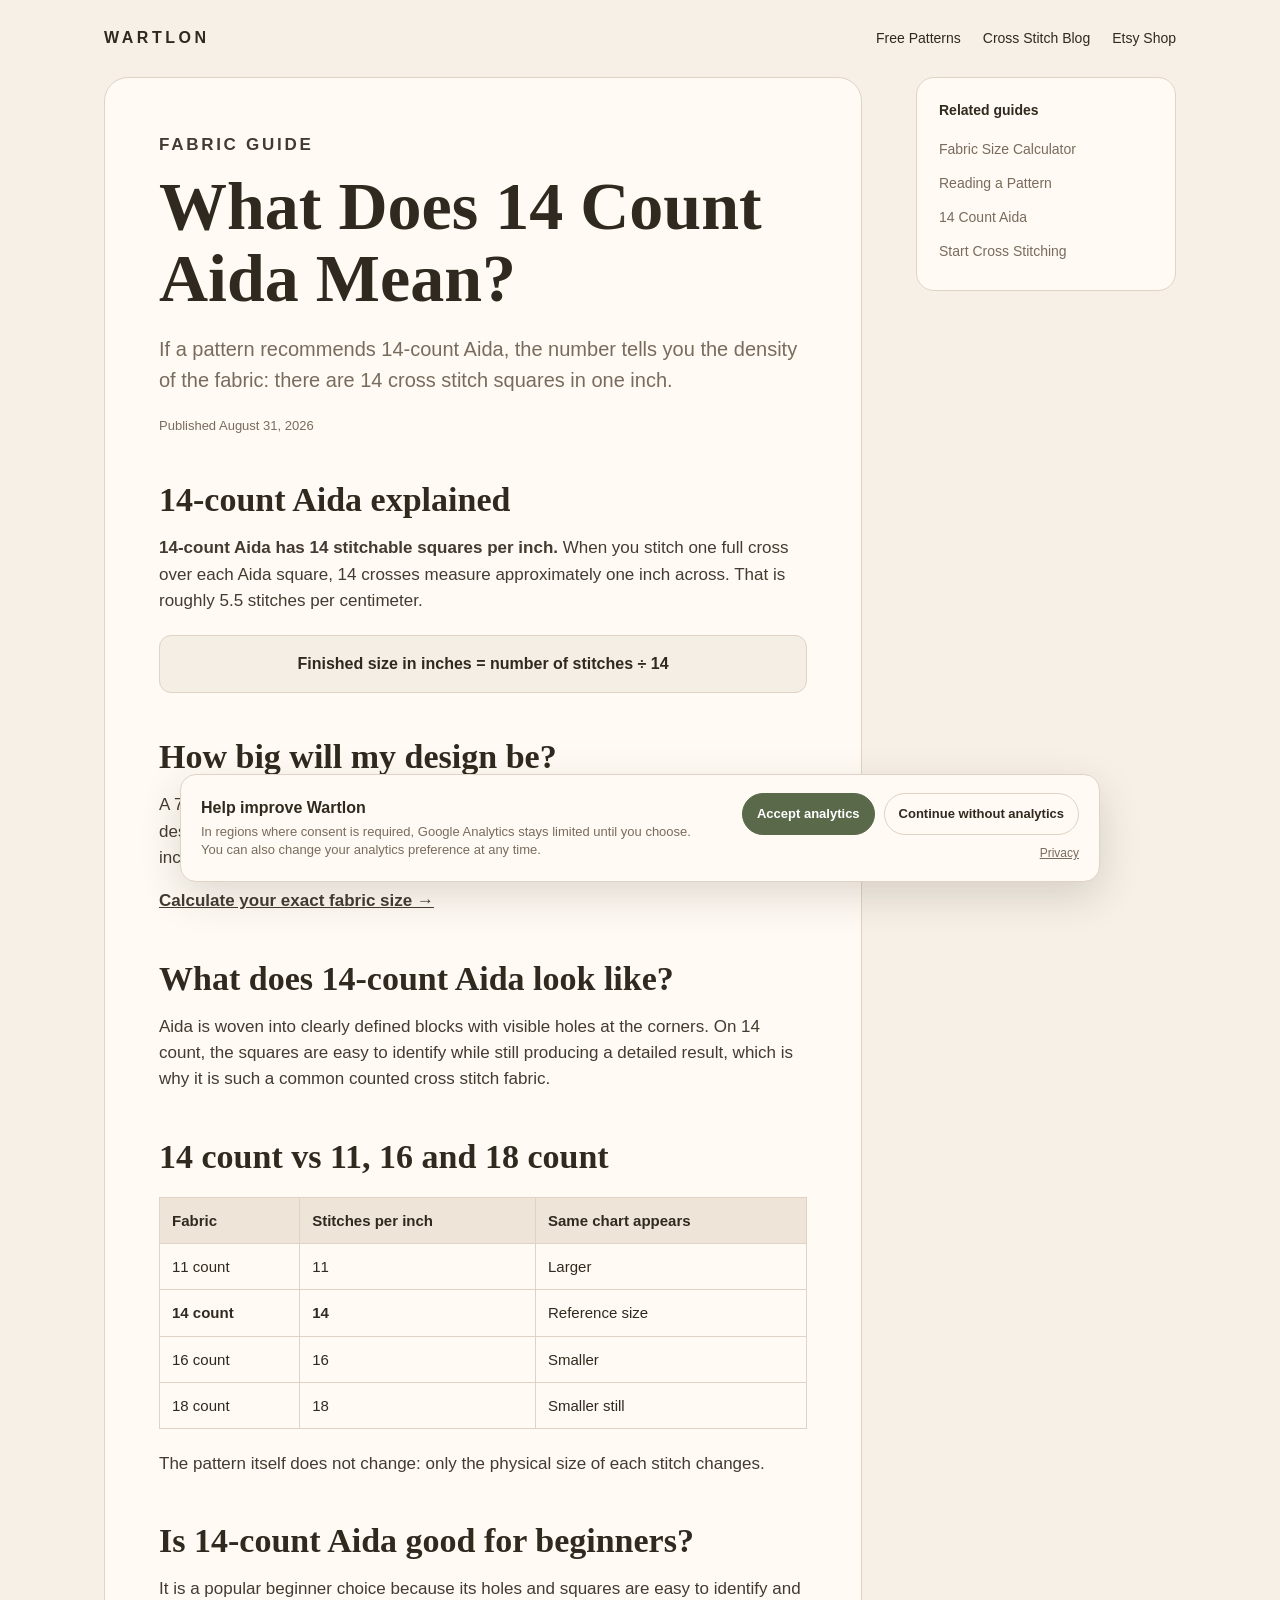
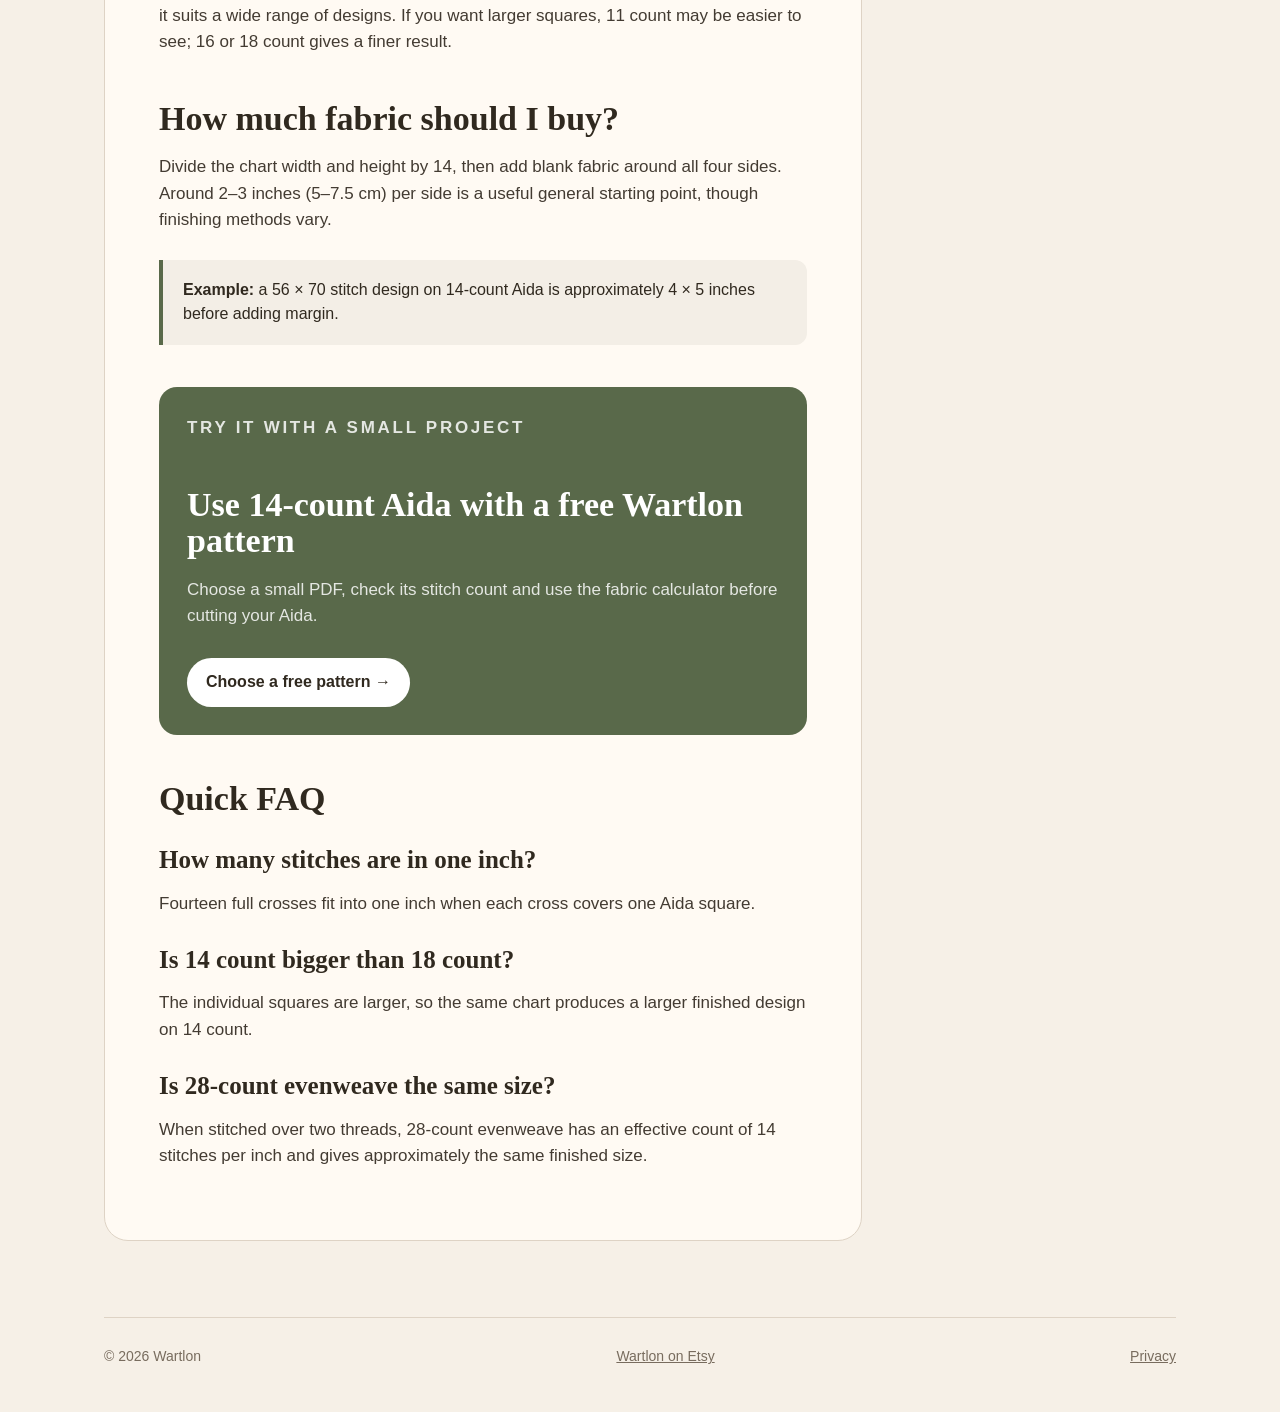
<file: blog/what-does-14-count-aida-mean/index.html>
<!doctype html><html lang="en"><head><meta charset="utf-8"><meta name="viewport" content="width=device-width,initial-scale=1"><title>What Does 14 Count Aida Mean? | Wartlon</title><meta name="description" content="What is 14 count Aida? Learn what fabric count means, how big stitches are on 14-count Aida, how it compares with 11, 16 and 18 count, and how to calculate finished size."><link rel="canonical" href="https://wartlon.github.io/wartlon-free-cross-stitch-patterns/blog/what-does-14-count-aida-mean/"><link rel="stylesheet" href="../../styles.css"><!-- Wartlon analytics: Google Analytics 4 + regional Consent Mode -->
<script>
  window.dataLayer = window.dataLayer || [];
  function gtag(){dataLayer.push(arguments);}

  /*
    Regional consent:
    - EEA + UK + Switzerland: analytics denied until visitor accepts.
    - Other regions: analytics enabled by default.
    - Advertising storage / personalization remain disabled everywhere.
  */

  gtag('consent', 'default', {
    'analytics_storage': 'denied',
    'ad_storage': 'denied',
    'ad_user_data': 'denied',
    'ad_personalization': 'denied',
    'region': ['AT','BE','BG','HR','CY','CZ','DK','EE','FI','FR','DE','GR','HU','IE','IT','LV','LT','LU','MT','NL','PL','PT','RO','SK','SI','ES','SE','IS','LI','NO','GB','CH'],
    'wait_for_update': 500
  });

  gtag('consent', 'default', {
    'analytics_storage': 'granted',
    'ad_storage': 'denied',
    'ad_user_data': 'denied',
    'ad_personalization': 'denied'
  });

  // A saved explicit preference overrides the regional default.
  (function(){
    const saved = localStorage.getItem('wartlon_analytics_consent');
    if (saved === 'granted') {
      gtag('consent', 'update', {'analytics_storage':'granted'});
    } else if (saved === 'denied') {
      gtag('consent', 'update', {'analytics_storage':'denied'});
    }
  })();

  gtag('js', new Date());
  gtag('config', 'G-FTGFHNVJ15', {
    'anonymize_ip': true
  });
</script>
<script async src="https://www.googletagmanager.com/gtag/js?id=G-FTGFHNVJ15"></script></head><body><div class="wrap"><header><a class="brand" href="../../">WARTLON</a><nav><a href="../../#free-patterns">Free Patterns</a><a href="../">Cross Stitch Blog</a><a href="https://www.etsy.com/shop/Wartlon" target="_blank" rel="noopener">Etsy Shop</a></nav></header><main class="article-layout"><article class="article-main"><p class="eyebrow">FABRIC GUIDE</p><h1>What Does 14 Count Aida Mean?</h1><p class="lede">If a pattern recommends 14-count Aida, the number tells you the density of the fabric: there are 14 cross stitch squares in one inch.</p><p class="updated">Published August 31, 2026</p>
<h2 id="meaning">14-count Aida explained</h2><p><strong>14-count Aida has 14 stitchable squares per inch.</strong> When you stitch one full cross over each Aida square, 14 crosses measure approximately one inch across. That is roughly 5.5 stitches per centimeter.</p><div class="formula">Finished size in inches = number of stitches ÷ 14</div>
<h2 id="example">How big will my design be?</h2><p>A 70-stitch-wide design is about 5 inches wide on 14-count Aida. A 140-stitch-wide design is about 10 inches wide. This is the stitched area only; the fabric cut should include extra margin.</p><p><a href="../cross-stitch-fabric-size-calculator/">Calculate your exact fabric size →</a></p>
<h2 id="appearance">What does 14-count Aida look like?</h2><p>Aida is woven into clearly defined blocks with visible holes at the corners. On 14 count, the squares are easy to identify while still producing a detailed result, which is why it is such a common counted cross stitch fabric.</p>
<h2 id="compare">14 count vs 11, 16 and 18 count</h2><table class="fabric-table"><thead><tr><th>Fabric</th><th>Stitches per inch</th><th>Same chart appears</th></tr></thead><tbody><tr><td>11 count</td><td>11</td><td>Larger</td></tr><tr><td><strong>14 count</strong></td><td><strong>14</strong></td><td>Reference size</td></tr><tr><td>16 count</td><td>16</td><td>Smaller</td></tr><tr><td>18 count</td><td>18</td><td>Smaller still</td></tr></tbody></table><p>The pattern itself does not change: only the physical size of each stitch changes.</p>
<h2 id="beginner">Is 14-count Aida good for beginners?</h2><p>It is a popular beginner choice because its holes and squares are easy to identify and it suits a wide range of designs. If you want larger squares, 11 count may be easier to see; 16 or 18 count gives a finer result.</p>
<h2 id="buying">How much fabric should I buy?</h2><p>Divide the chart width and height by 14, then add blank fabric around all four sides. Around 2–3 inches (5–7.5 cm) per side is a useful general starting point, though finishing methods vary.</p><div class="callout"><strong>Example:</strong> a 56 × 70 stitch design on 14-count Aida is approximately 4 × 5 inches before adding margin.</div>
<div class="freebie-inline"><p class="eyebrow">TRY IT WITH A SMALL PROJECT</p><h2>Use 14-count Aida with a free Wartlon pattern</h2><p>Choose a small PDF, check its stitch count and use the fabric calculator before cutting your Aida.</p><a class="btn" href="../../#free-patterns">Choose a free pattern →</a></div>
<h2 id="faq">Quick FAQ</h2><h3>How many stitches are in one inch?</h3><p>Fourteen full crosses fit into one inch when each cross covers one Aida square.</p><h3>Is 14 count bigger than 18 count?</h3><p>The individual squares are larger, so the same chart produces a larger finished design on 14 count.</p><h3>Is 28-count evenweave the same size?</h3><p>When stitched over two threads, 28-count evenweave has an effective count of 14 stitches per inch and gives approximately the same finished size.</p></article><aside class="toc"><strong>Related guides</strong><a href="../cross-stitch-fabric-size-calculator/">Fabric Size Calculator</a><a href="../how-to-read-a-cross-stitch-pattern/">Reading a Pattern</a><a href="../what-does-14-count-aida-mean/">14 Count Aida</a><a href="../how-to-start-cross-stitching-for-beginners/">Start Cross Stitching</a></aside></main><footer><span>© 2026 Wartlon</span><a href="https://www.etsy.com/shop/Wartlon" target="_blank" rel="noopener">Wartlon on Etsy</a><a href="../../privacy.html">Privacy</a></footer></div><div class="consent-banner" id="consentBanner" hidden role="dialog" aria-live="polite" aria-label="Analytics preferences">
  <div class="consent-copy">
    <strong>Help improve Wartlon</strong>
    <span>In regions where consent is required, Google Analytics stays limited until you choose. You can also change your analytics preference at any time.</span>
  </div>
  <div class="consent-actions">
    <button class="consent-btn consent-accept" type="button" id="acceptAnalytics">Accept analytics</button>
    <button class="consent-btn consent-decline" type="button" id="declineAnalytics">Continue without analytics</button>
    <a href="../../privacy.html" class="consent-privacy">Privacy</a>
  </div>
</div>

<script>
(function(){
  const KEY = 'wartlon_analytics_consent';
  const banner = document.getElementById('consentBanner');
  const accept = document.getElementById('acceptAnalytics');
  const decline = document.getElementById('declineAnalytics');
  const choice = localStorage.getItem(KEY);

  function showBanner(){
    if (banner) banner.hidden = false;
  }
  function hideBanner(){
    if (banner) banner.hidden = true;
  }
  function grant(){
    localStorage.setItem(KEY, 'granted');
    gtag('consent', 'update', {'analytics_storage':'granted'});
    gtag('event', 'analytics_consent_granted');
    hideBanner();
  }
  function deny(){
    localStorage.setItem(KEY, 'denied');
    gtag('consent', 'update', {'analytics_storage':'denied'});
    hideBanner();
  }

  if (!choice) showBanner();
  if (accept) accept.addEventListener('click', grant);
  if (decline) decline.addEventListener('click', deny);

  // Track free PDF downloads and Etsy outbound clicks.
  document.addEventListener('click', function(e){
    const link = e.target.closest('a');
    if (!link) return;
    const href = link.getAttribute('href') || '';
    const absolute = link.href || '';

    if (/\.pdf(?:$|[?#])/i.test(href) || /\/pdf\//i.test(href)) {
      gtag('event', 'free_pattern_download', {
        link_url: absolute,
        link_text: (link.textContent || '').trim()
      });
    }

    if (/etsy\.com\/shop\/wartlon/i.test(absolute)) {
      gtag('event', 'etsy_click', {
        link_url: absolute,
        link_text: (link.textContent || '').trim()
      });
    }
  });
})();
</script>

</body></html>
</file>
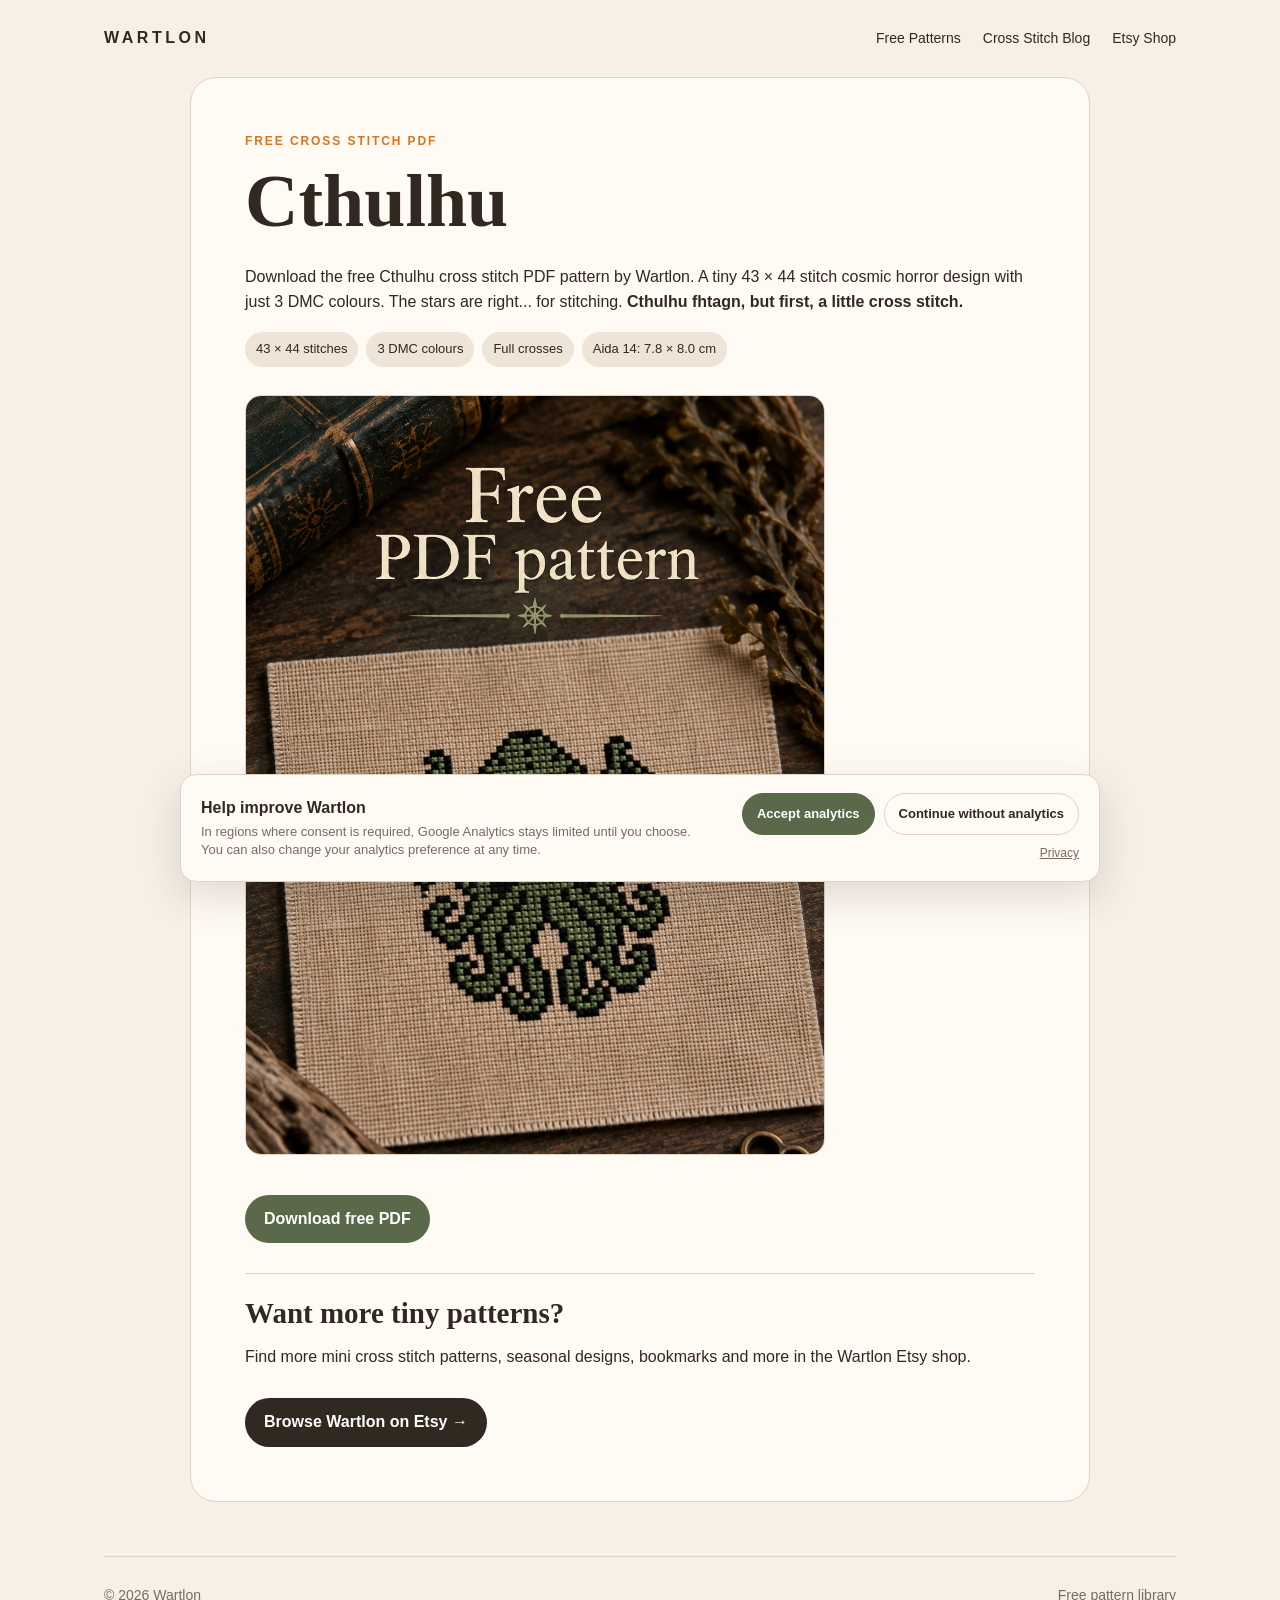
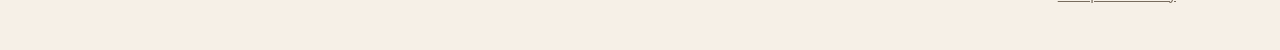
<file: patterns/cthulhu/index.html>
<!doctype html>
<html lang="en"><head>
<meta charset="utf-8"><meta name="viewport" content="width=device-width,initial-scale=1">
<title>Free Cthulhu Cross Stitch Pattern PDF | Wartlon</title>
<meta name="description" content="Download the free Cthulhu cross stitch PDF pattern by Wartlon. A tiny 43 × 44 stitch cosmic horror design with just 3 DMC colours.">
<link rel="stylesheet" href="../../styles.css">
<!-- Wartlon analytics: Google Analytics 4 + regional Consent Mode -->
<script>
  window.dataLayer = window.dataLayer || [];
  function gtag(){dataLayer.push(arguments);}

  /*
    Regional consent:
    - EEA + UK + Switzerland: analytics denied until visitor accepts.
    - Other regions: analytics enabled by default.
    - Advertising storage / personalization remain disabled everywhere.
  */

  gtag('consent', 'default', {
    'analytics_storage': 'denied',
    'ad_storage': 'denied',
    'ad_user_data': 'denied',
    'ad_personalization': 'denied',
    'region': ['AT','BE','BG','HR','CY','CZ','DK','EE','FI','FR','DE','GR','HU','IE','IT','LV','LT','LU','MT','NL','PL','PT','RO','SK','SI','ES','SE','IS','LI','NO','GB','CH'],
    'wait_for_update': 500
  });

  gtag('consent', 'default', {
    'analytics_storage': 'granted',
    'ad_storage': 'denied',
    'ad_user_data': 'denied',
    'ad_personalization': 'denied'
  });

  // A saved explicit preference overrides the regional default.
  (function(){
    const saved = localStorage.getItem('wartlon_analytics_consent');
    if (saved === 'granted') {
      gtag('consent', 'update', {'analytics_storage':'granted'});
    } else if (saved === 'denied') {
      gtag('consent', 'update', {'analytics_storage':'denied'});
    }
  })();

  gtag('js', new Date());
  gtag('config', 'G-FTGFHNVJ15', {
    'anonymize_ip': true
  });
</script>
<script async src="https://www.googletagmanager.com/gtag/js?id=G-FTGFHNVJ15"></script>

<link rel="canonical" href="https://wartlon.github.io/wartlon-free-cross-stitch-patterns/patterns/cthulhu/">
</head>
<body><div class="wrap">
<header><a class="brand" href="../../">WARTLON</a><nav><a href="../../#free-patterns">Free Patterns</a><a href="../../blog/">Cross Stitch Blog</a><a href="https://www.etsy.com/shop/Wartlon" target="_blank" rel="noopener">Etsy Shop</a></nav></header>
<main class="pattern"><section class="pattern-hero">
<p class="eyebrow">FREE CROSS STITCH PDF</p><h1>Cthulhu</h1>
<p>Download the free Cthulhu cross stitch PDF pattern by Wartlon. A tiny 43 × 44 stitch cosmic horror design with just 3 DMC colours. The stars are right... for stitching. <strong>Cthulhu fhtagn, but first, a little cross stitch.</strong></p>
<div class="specs"><span class="pill">43 × 44 stitches</span><span class="pill">3 DMC colours</span><span class="pill">Full crosses</span><span class="pill">Aida 14: 7.8 × 8.0 cm</span></div>
<img class="pattern-preview" src="../../assets/images/cthulhu-free-pattern.png" alt="Free Cthulhu cross stitch pattern preview">
<a class="btn btn-green" href="../../assets/pdf/cthulhu.pdf" download>Download free PDF</a>
<div class="note"><h3>Want more tiny patterns?</h3><p>Find more mini cross stitch patterns, seasonal designs, bookmarks and more in the Wartlon Etsy shop.</p><a class="btn btn-dark" href="https://www.etsy.com/shop/Wartlon" target="_blank" rel="noopener">Browse Wartlon on Etsy →</a></div>
</section></main>
<footer><span>© 2026 Wartlon</span><a href="../../">Free pattern library</a></footer>
</div>
<div class="consent-banner" id="consentBanner" hidden role="dialog" aria-live="polite" aria-label="Analytics preferences">
  <div class="consent-copy">
    <strong>Help improve Wartlon</strong>
    <span>In regions where consent is required, Google Analytics stays limited until you choose. You can also change your analytics preference at any time.</span>
  </div>
  <div class="consent-actions">
    <button class="consent-btn consent-accept" type="button" id="acceptAnalytics">Accept analytics</button>
    <button class="consent-btn consent-decline" type="button" id="declineAnalytics">Continue without analytics</button>
    <a href="../../privacy.html" class="consent-privacy">Privacy</a>
  </div>
</div>

<script>
(function(){
  const KEY = 'wartlon_analytics_consent';
  const banner = document.getElementById('consentBanner');
  const accept = document.getElementById('acceptAnalytics');
  const decline = document.getElementById('declineAnalytics');
  const choice = localStorage.getItem(KEY);

  function showBanner(){
    if (banner) banner.hidden = false;
  }
  function hideBanner(){
    if (banner) banner.hidden = true;
  }
  function grant(){
    localStorage.setItem(KEY, 'granted');
    gtag('consent', 'update', {'analytics_storage':'granted'});
    gtag('event', 'analytics_consent_granted');
    hideBanner();
  }
  function deny(){
    localStorage.setItem(KEY, 'denied');
    gtag('consent', 'update', {'analytics_storage':'denied'});
    hideBanner();
  }

  if (!choice) showBanner();
  if (accept) accept.addEventListener('click', grant);
  if (decline) decline.addEventListener('click', deny);

  // Track free PDF downloads and Etsy outbound clicks.
  document.addEventListener('click', function(e){
    const link = e.target.closest('a');
    if (!link) return;
    const href = link.getAttribute('href') || '';
    const absolute = link.href || '';

    if (/\.pdf(?:$|[?#])/i.test(href) || /\/pdf\//i.test(href)) {
      gtag('event', 'free_pattern_download', {
        link_url: absolute,
        link_text: (link.textContent || '').trim()
      });
    }

    if (/etsy\.com\/shop\/wartlon/i.test(absolute)) {
      gtag('event', 'etsy_click', {
        link_url: absolute,
        link_text: (link.textContent || '').trim()
      });
    }
  });
})();
</script>

</body></html>
</file>
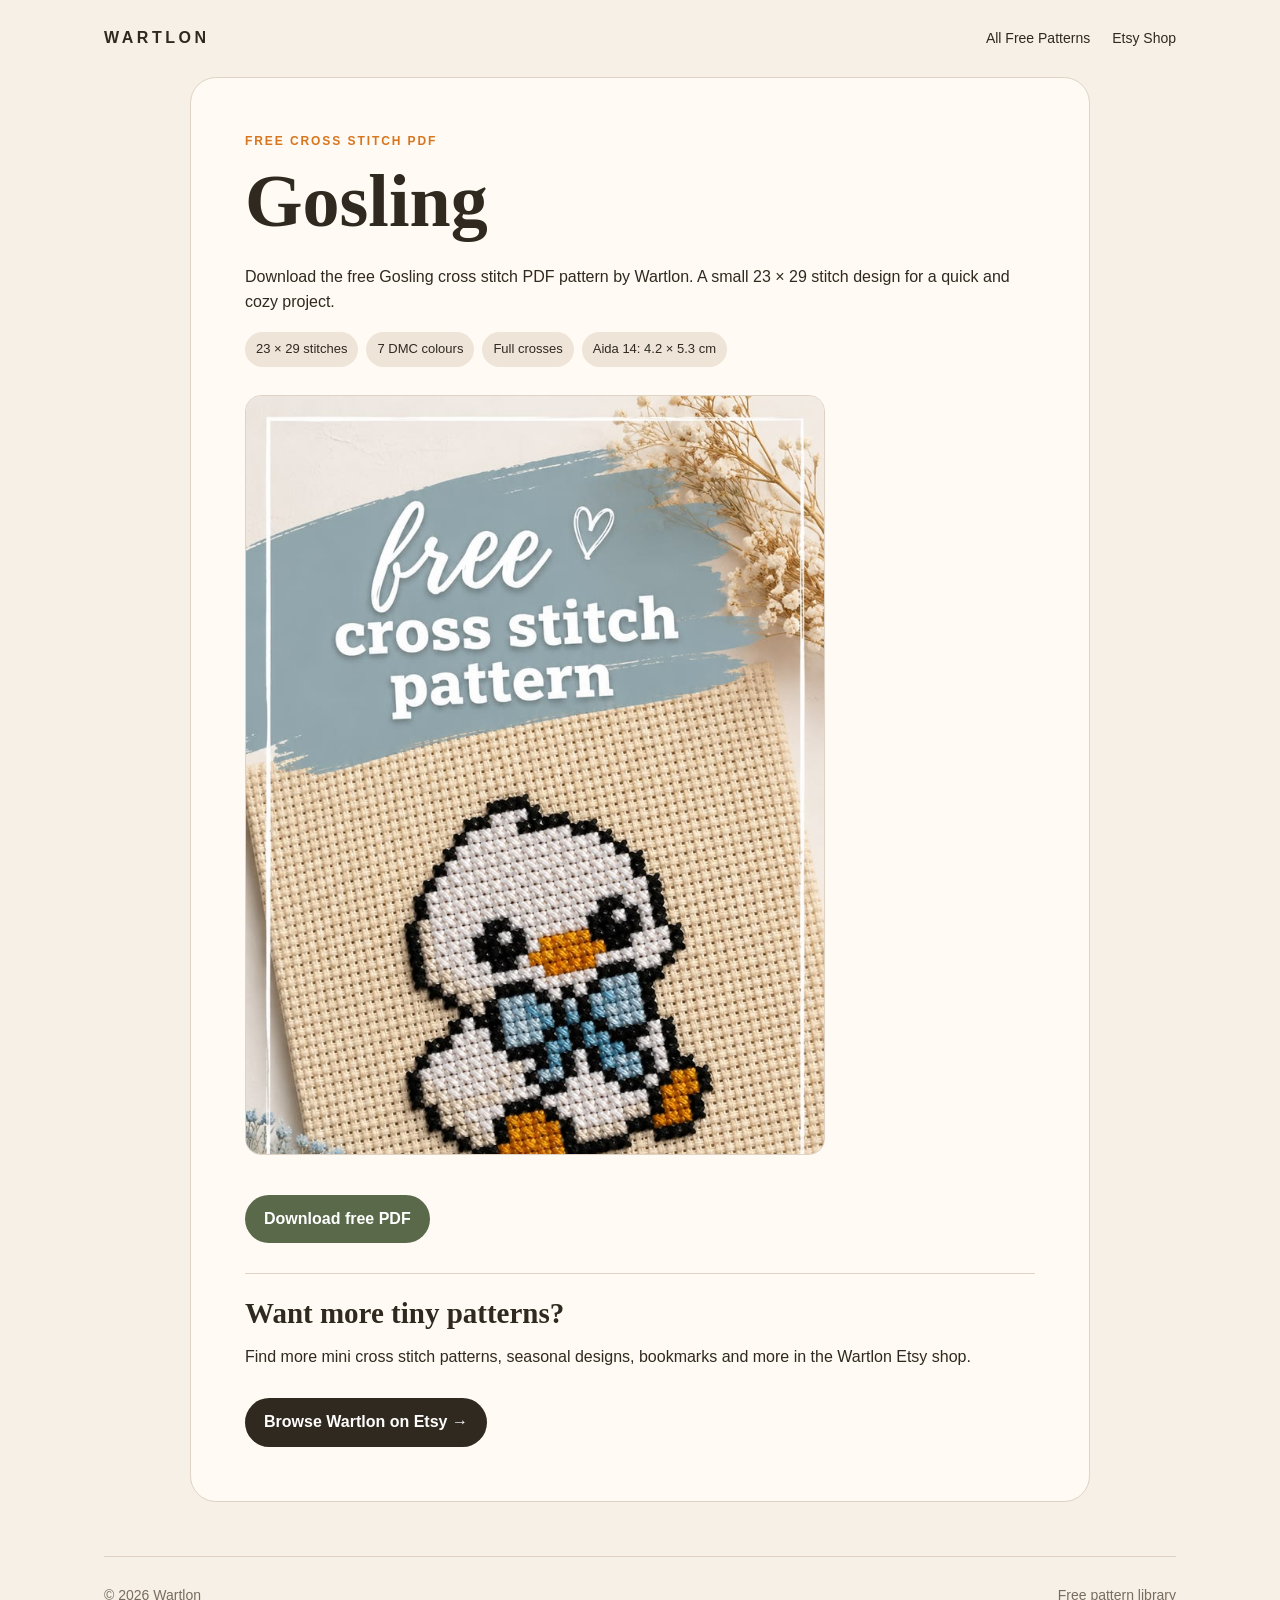
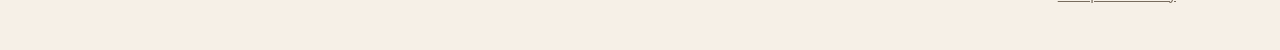
<file: patterns/gosling/index.html>
<!doctype html>
<html lang="en"><head>
<meta charset="utf-8"><meta name="viewport" content="width=device-width,initial-scale=1">
<title>Free Gosling Cross Stitch Pattern PDF | Wartlon</title>
<meta name="description" content="Download the free Gosling cross stitch PDF pattern by Wartlon. A small 23 × 29 stitch design for a quick and cozy project.">
<link rel="stylesheet" href="../../styles.css"></head>
<body><div class="wrap">
<header><a class="brand" href="../../">WARTLON</a><nav><a href="../../#free-patterns">All Free Patterns</a><a href="https://www.etsy.com/shop/Wartlon" target="_blank" rel="noopener">Etsy Shop</a></nav></header>
<main class="pattern"><section class="pattern-hero">
<p class="eyebrow">FREE CROSS STITCH PDF</p><h1>Gosling</h1>
<p>Download the free Gosling cross stitch PDF pattern by Wartlon. A small 23 × 29 stitch design for a quick and cozy project.</p>
<div class="specs"><span class="pill">23 × 29 stitches</span><span class="pill">7 DMC colours</span><span class="pill">Full crosses</span><span class="pill">Aida 14: 4.2 × 5.3 cm</span></div>
<img class="pattern-preview" src="../../assets/images/gosling-free-pattern.png" alt="Free Gosling cross stitch pattern preview">
<a class="btn btn-green" href="../../assets/pdf/gosling.pdf" download>Download free PDF</a>
<div class="note"><h3>Want more tiny patterns?</h3><p>Find more mini cross stitch patterns, seasonal designs, bookmarks and more in the Wartlon Etsy shop.</p><a class="btn btn-dark" href="https://www.etsy.com/shop/Wartlon" target="_blank" rel="noopener">Browse Wartlon on Etsy →</a></div>
</section></main>
<footer><span>© 2026 Wartlon</span><a href="../../">Free pattern library</a></footer>
</div></body></html>
</file>
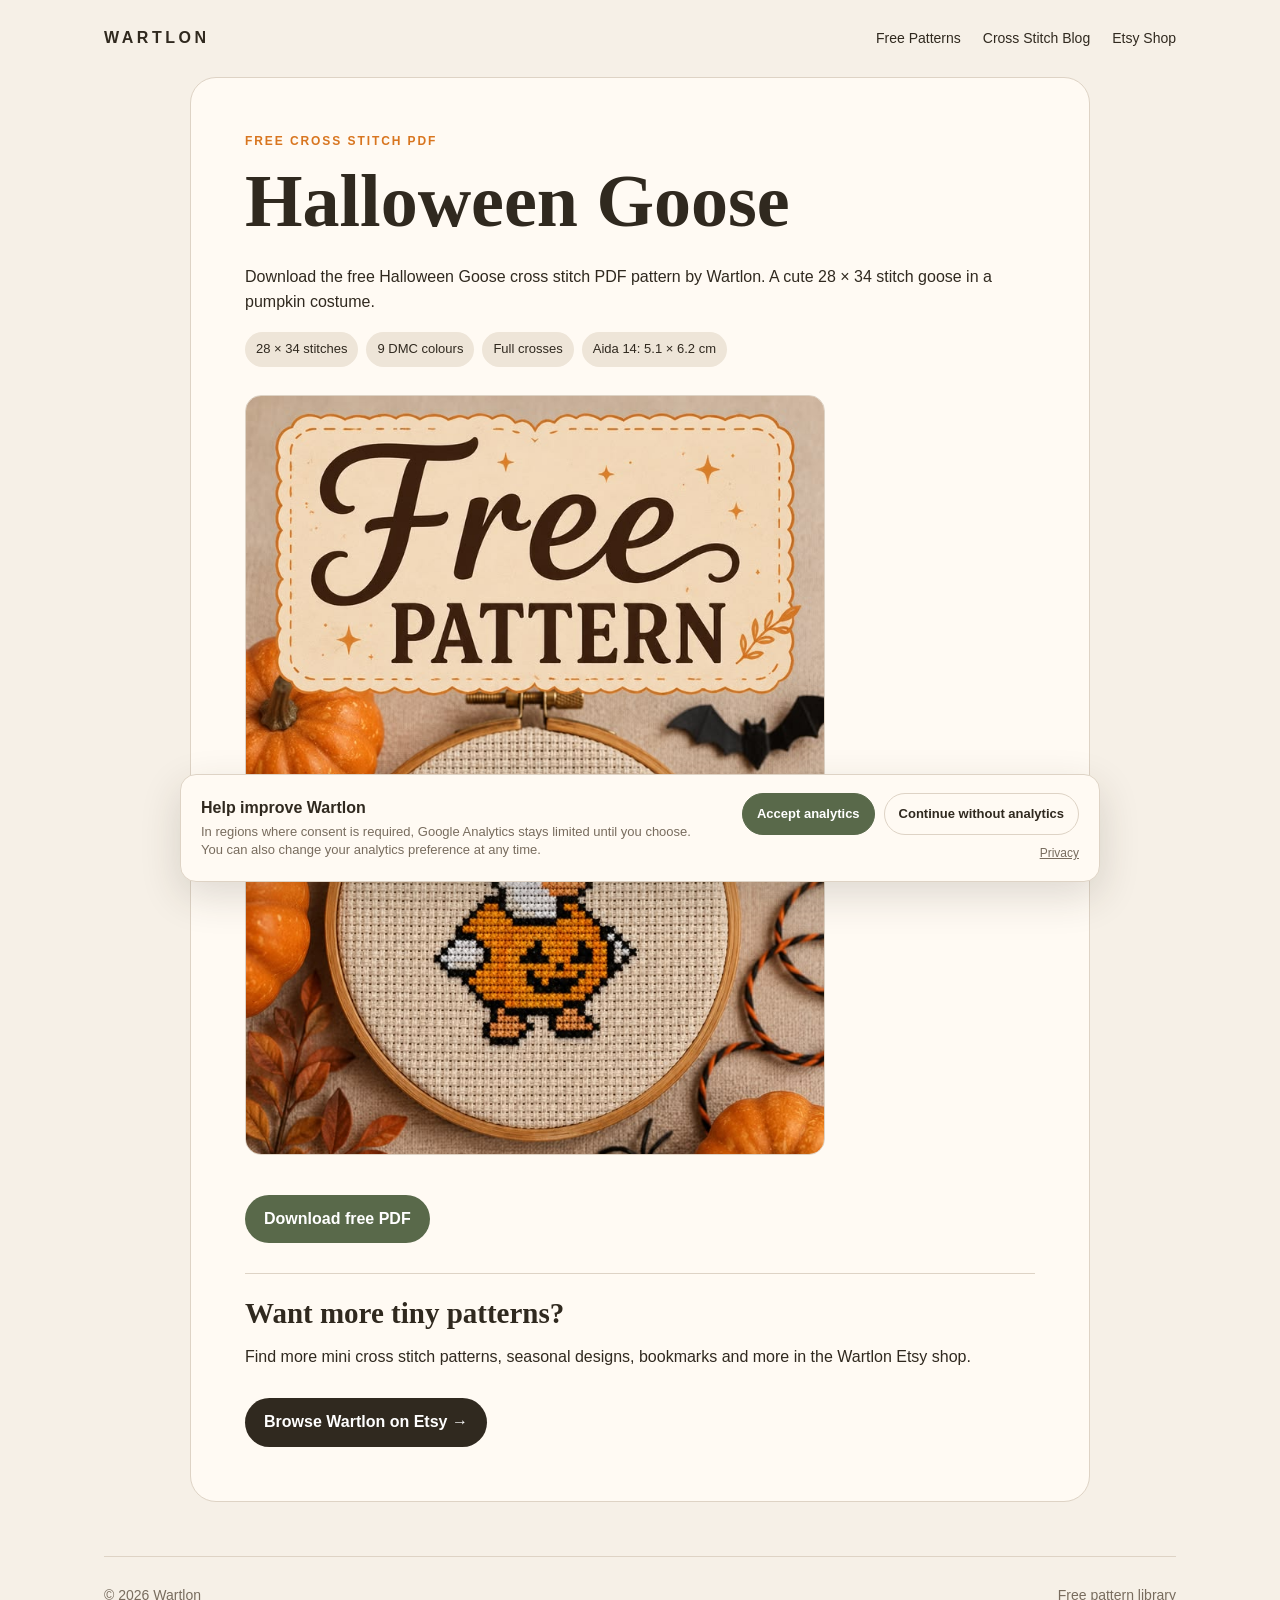
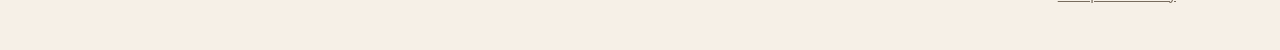
<file: patterns/halloween-goose/index.html>
<!doctype html>
<html lang="en"><head>
<meta charset="utf-8"><meta name="viewport" content="width=device-width,initial-scale=1">
<title>Free Halloween Goose Cross Stitch Pattern PDF | Wartlon</title>
<meta name="description" content="Download the free Halloween Goose cross stitch PDF pattern by Wartlon. A cute 28 × 34 stitch goose in a pumpkin costume.">
<link rel="stylesheet" href="../../styles.css">
<!-- Wartlon analytics: Google Analytics 4 + regional Consent Mode -->
<script>
  window.dataLayer = window.dataLayer || [];
  function gtag(){dataLayer.push(arguments);}

  /*
    Regional consent:
    - EEA + UK + Switzerland: analytics denied until visitor accepts.
    - Other regions: analytics enabled by default.
    - Advertising storage / personalization remain disabled everywhere.
  */

  gtag('consent', 'default', {
    'analytics_storage': 'denied',
    'ad_storage': 'denied',
    'ad_user_data': 'denied',
    'ad_personalization': 'denied',
    'region': ['AT','BE','BG','HR','CY','CZ','DK','EE','FI','FR','DE','GR','HU','IE','IT','LV','LT','LU','MT','NL','PL','PT','RO','SK','SI','ES','SE','IS','LI','NO','GB','CH'],
    'wait_for_update': 500
  });

  gtag('consent', 'default', {
    'analytics_storage': 'granted',
    'ad_storage': 'denied',
    'ad_user_data': 'denied',
    'ad_personalization': 'denied'
  });

  // A saved explicit preference overrides the regional default.
  (function(){
    const saved = localStorage.getItem('wartlon_analytics_consent');
    if (saved === 'granted') {
      gtag('consent', 'update', {'analytics_storage':'granted'});
    } else if (saved === 'denied') {
      gtag('consent', 'update', {'analytics_storage':'denied'});
    }
  })();

  gtag('js', new Date());
  gtag('config', 'G-FTGFHNVJ15', {
    'anonymize_ip': true
  });
</script>
<script async src="https://www.googletagmanager.com/gtag/js?id=G-FTGFHNVJ15"></script>

<link rel="canonical" href="https://wartlon.github.io/wartlon-free-cross-stitch-patterns/patterns/halloween-goose/">
</head>
<body><div class="wrap">
<header><a class="brand" href="../../">WARTLON</a><nav><a href="../../#free-patterns">Free Patterns</a><a href="../../blog/">Cross Stitch Blog</a><a href="https://www.etsy.com/shop/Wartlon" target="_blank" rel="noopener">Etsy Shop</a></nav></header>
<main class="pattern"><section class="pattern-hero">
<p class="eyebrow">FREE CROSS STITCH PDF</p><h1>Halloween Goose</h1>
<p>Download the free Halloween Goose cross stitch PDF pattern by Wartlon. A cute 28 × 34 stitch goose in a pumpkin costume.</p>
<div class="specs"><span class="pill">28 × 34 stitches</span><span class="pill">9 DMC colours</span><span class="pill">Full crosses</span><span class="pill">Aida 14: 5.1 × 6.2 cm</span></div>
<img class="pattern-preview" src="../../assets/images/halloween-goose-free-pattern.png" alt="Free Halloween Goose cross stitch pattern preview">
<a class="btn btn-green" href="../../assets/pdf/halloween-goose.pdf" download>Download free PDF</a>
<div class="note"><h3>Want more tiny patterns?</h3><p>Find more mini cross stitch patterns, seasonal designs, bookmarks and more in the Wartlon Etsy shop.</p><a class="btn btn-dark" href="https://www.etsy.com/shop/Wartlon" target="_blank" rel="noopener">Browse Wartlon on Etsy →</a></div>
</section></main>
<footer><span>© 2026 Wartlon</span><a href="../../">Free pattern library</a></footer>
</div>
<div class="consent-banner" id="consentBanner" hidden role="dialog" aria-live="polite" aria-label="Analytics preferences">
  <div class="consent-copy">
    <strong>Help improve Wartlon</strong>
    <span>In regions where consent is required, Google Analytics stays limited until you choose. You can also change your analytics preference at any time.</span>
  </div>
  <div class="consent-actions">
    <button class="consent-btn consent-accept" type="button" id="acceptAnalytics">Accept analytics</button>
    <button class="consent-btn consent-decline" type="button" id="declineAnalytics">Continue without analytics</button>
    <a href="../../privacy.html" class="consent-privacy">Privacy</a>
  </div>
</div>

<script>
(function(){
  const KEY = 'wartlon_analytics_consent';
  const banner = document.getElementById('consentBanner');
  const accept = document.getElementById('acceptAnalytics');
  const decline = document.getElementById('declineAnalytics');
  const choice = localStorage.getItem(KEY);

  function showBanner(){
    if (banner) banner.hidden = false;
  }
  function hideBanner(){
    if (banner) banner.hidden = true;
  }
  function grant(){
    localStorage.setItem(KEY, 'granted');
    gtag('consent', 'update', {'analytics_storage':'granted'});
    gtag('event', 'analytics_consent_granted');
    hideBanner();
  }
  function deny(){
    localStorage.setItem(KEY, 'denied');
    gtag('consent', 'update', {'analytics_storage':'denied'});
    hideBanner();
  }

  if (!choice) showBanner();
  if (accept) accept.addEventListener('click', grant);
  if (decline) decline.addEventListener('click', deny);

  // Track free PDF downloads and Etsy outbound clicks.
  document.addEventListener('click', function(e){
    const link = e.target.closest('a');
    if (!link) return;
    const href = link.getAttribute('href') || '';
    const absolute = link.href || '';

    if (/\.pdf(?:$|[?#])/i.test(href) || /\/pdf\//i.test(href)) {
      gtag('event', 'free_pattern_download', {
        link_url: absolute,
        link_text: (link.textContent || '').trim()
      });
    }

    if (/etsy\.com\/shop\/wartlon/i.test(absolute)) {
      gtag('event', 'etsy_click', {
        link_url: absolute,
        link_text: (link.textContent || '').trim()
      });
    }
  });
})();
</script>

</body></html>
</file>
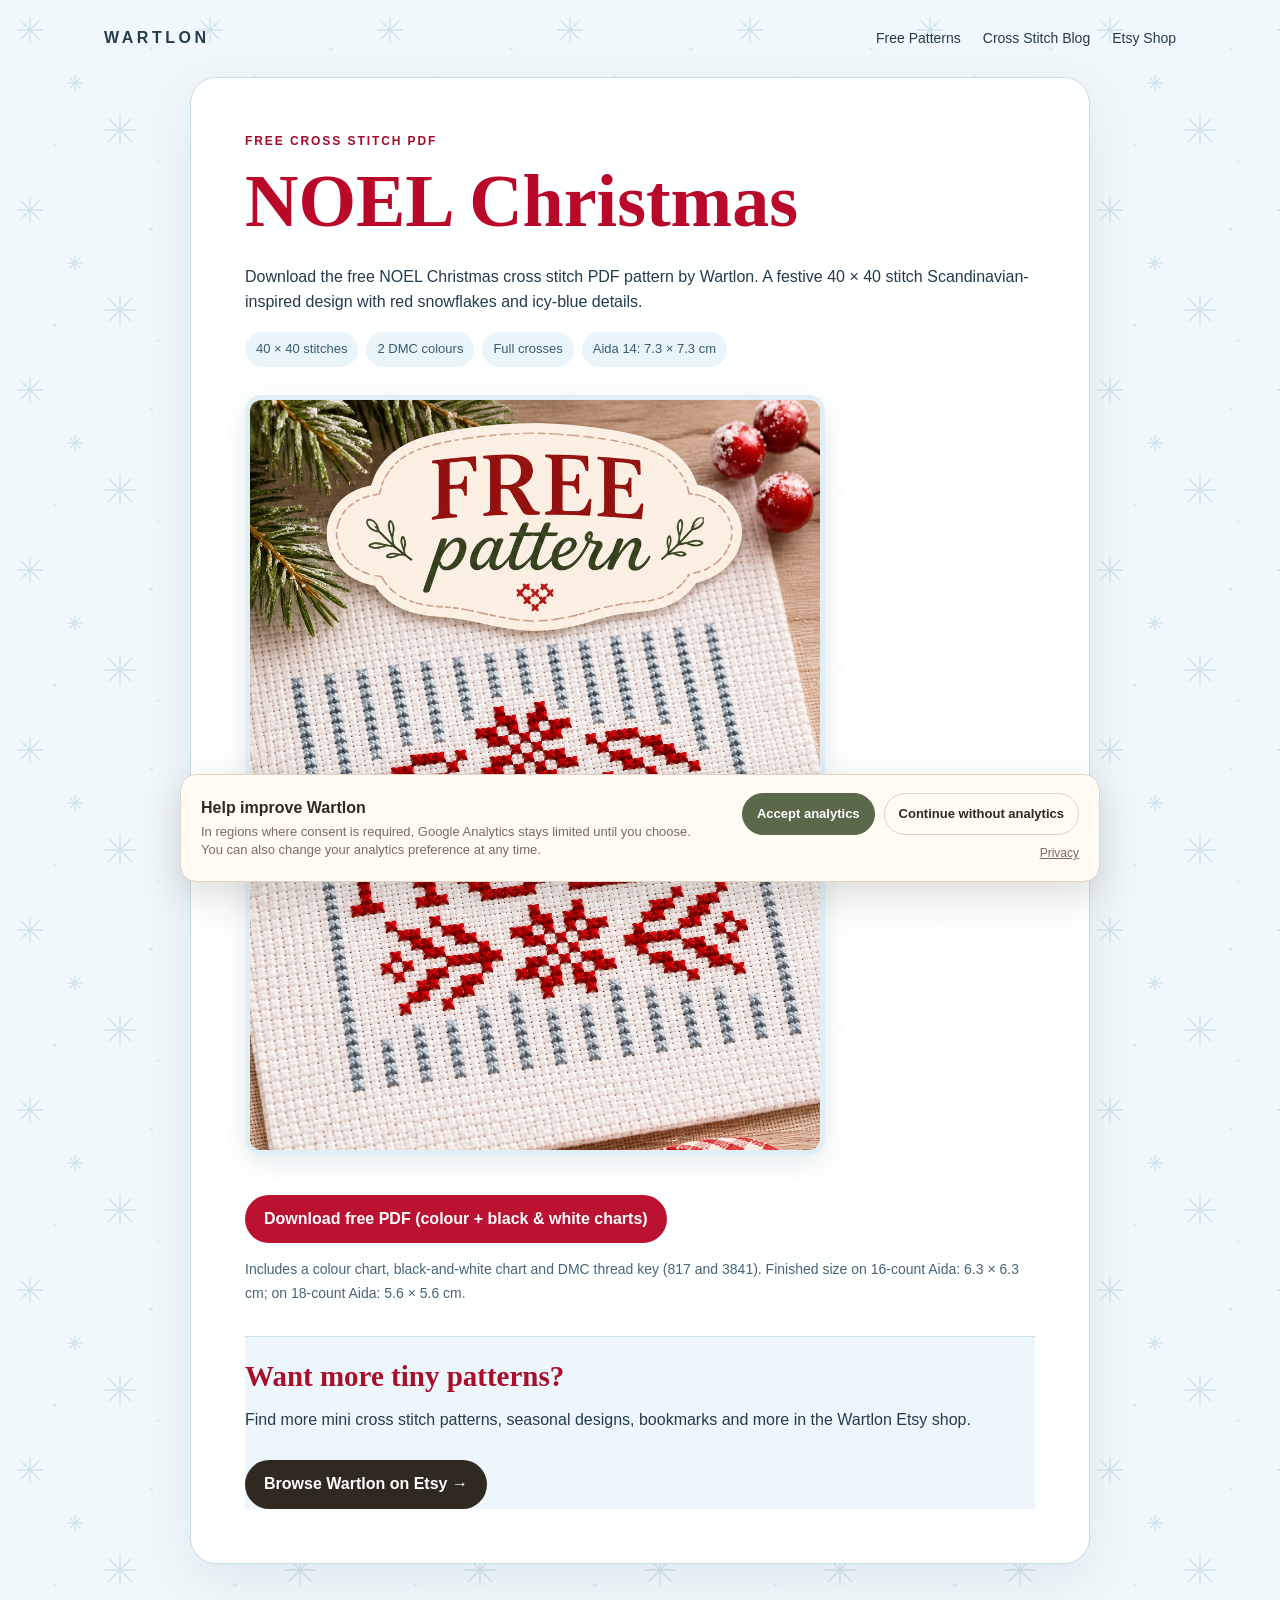
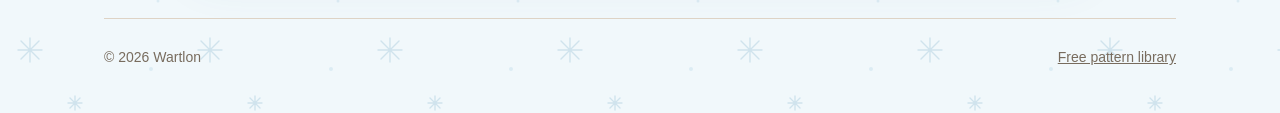
<file: patterns/noel/index.html>
<!doctype html>
<html lang="en"><head>
<meta charset="utf-8"><meta name="viewport" content="width=device-width,initial-scale=1">
<title>Free NOEL Christmas Cross Stitch Pattern PDF | Wartlon</title>
<meta name="description" content="Download the free NOEL Christmas cross stitch PDF pattern by Wartlon. A festive 40 × 40 stitch Scandinavian-inspired design with red snowflakes and icy-blue details.">
<link rel="stylesheet" href="../../styles.css">
<!-- Wartlon analytics: Google Analytics 4 + regional Consent Mode -->
<script>
  window.dataLayer = window.dataLayer || [];
  function gtag(){dataLayer.push(arguments);}

  /*
    Regional consent:
    - EEA + UK + Switzerland: analytics denied until visitor accepts.
    - Other regions: analytics enabled by default.
    - Advertising storage / personalization remain disabled everywhere.
  */

  gtag('consent', 'default', {
    'analytics_storage': 'denied',
    'ad_storage': 'denied',
    'ad_user_data': 'denied',
    'ad_personalization': 'denied',
    'region': ['AT','BE','BG','HR','CY','CZ','DK','EE','FI','FR','DE','GR','HU','IE','IT','LV','LT','LU','MT','NL','PL','PT','RO','SK','SI','ES','SE','IS','LI','NO','GB','CH'],
    'wait_for_update': 500
  });

  gtag('consent', 'default', {
    'analytics_storage': 'granted',
    'ad_storage': 'denied',
    'ad_user_data': 'denied',
    'ad_personalization': 'denied'
  });

  // A saved explicit preference overrides the regional default.
  (function(){
    const saved = localStorage.getItem('wartlon_analytics_consent');
    if (saved === 'granted') {
      gtag('consent', 'update', {'analytics_storage':'granted'});
    } else if (saved === 'denied') {
      gtag('consent', 'update', {'analytics_storage':'denied'});
    }
  })();

  gtag('js', new Date());
  gtag('config', 'G-FTGFHNVJ15', {
    'anonymize_ip': true
  });
</script>
<script async src="https://www.googletagmanager.com/gtag/js?id=G-FTGFHNVJ15"></script>

<link rel="canonical" href="https://wartlon.github.io/wartlon-free-cross-stitch-patterns/patterns/noel/">
</head>
<body class="noel-page"><div class="wrap">
<header><a class="brand" href="../../">WARTLON</a><nav><a href="../../#free-patterns">Free Patterns</a><a href="../../blog/">Cross Stitch Blog</a><a href="https://www.etsy.com/shop/Wartlon" target="_blank" rel="noopener">Etsy Shop</a></nav></header>
<main class="pattern"><section class="pattern-hero">
<p class="eyebrow">FREE CROSS STITCH PDF</p><h1>NOEL Christmas</h1>
<p>Download the free NOEL Christmas cross stitch PDF pattern by Wartlon. A festive 40 × 40 stitch Scandinavian-inspired design with red snowflakes and icy-blue details.</p>
<div class="specs"><span class="pill">40 × 40 stitches</span><span class="pill">2 DMC colours</span><span class="pill">Full crosses</span><span class="pill">Aida 14: 7.3 × 7.3 cm</span></div>
<img class="pattern-preview" src="../../assets/images/noel-free-pattern.png" alt="NOEL Christmas cross stitch embroidery preview">
<a class="btn btn-green" href="../../assets/pdf/noel.pdf" download>Download free PDF (colour + black & white charts)</a>
<p class="noel-details">Includes a colour chart, black-and-white chart and DMC thread key (817 and 3841). Finished size on 16-count Aida: 6.3 × 6.3 cm; on 18-count Aida: 5.6 × 5.6 cm.</p>
<div class="note"><h3>Want more tiny patterns?</h3><p>Find more mini cross stitch patterns, seasonal designs, bookmarks and more in the Wartlon Etsy shop.</p><a class="btn btn-dark" href="https://www.etsy.com/shop/Wartlon" target="_blank" rel="noopener">Browse Wartlon on Etsy →</a></div>
</section></main>
<footer><span>© 2026 Wartlon</span><a href="../../">Free pattern library</a></footer>
</div>
<div class="consent-banner" id="consentBanner" hidden role="dialog" aria-live="polite" aria-label="Analytics preferences">
  <div class="consent-copy">
    <strong>Help improve Wartlon</strong>
    <span>In regions where consent is required, Google Analytics stays limited until you choose. You can also change your analytics preference at any time.</span>
  </div>
  <div class="consent-actions">
    <button class="consent-btn consent-accept" type="button" id="acceptAnalytics">Accept analytics</button>
    <button class="consent-btn consent-decline" type="button" id="declineAnalytics">Continue without analytics</button>
    <a href="../../privacy.html" class="consent-privacy">Privacy</a>
  </div>
</div>

<script>
(function(){
  const KEY = 'wartlon_analytics_consent';
  const banner = document.getElementById('consentBanner');
  const accept = document.getElementById('acceptAnalytics');
  const decline = document.getElementById('declineAnalytics');
  const choice = localStorage.getItem(KEY);

  function showBanner(){
    if (banner) banner.hidden = false;
  }
  function hideBanner(){
    if (banner) banner.hidden = true;
  }
  function grant(){
    localStorage.setItem(KEY, 'granted');
    gtag('consent', 'update', {'analytics_storage':'granted'});
    gtag('event', 'analytics_consent_granted');
    hideBanner();
  }
  function deny(){
    localStorage.setItem(KEY, 'denied');
    gtag('consent', 'update', {'analytics_storage':'denied'});
    hideBanner();
  }

  if (!choice) showBanner();
  if (accept) accept.addEventListener('click', grant);
  if (decline) decline.addEventListener('click', deny);

  // Track free PDF downloads and Etsy outbound clicks.
  document.addEventListener('click', function(e){
    const link = e.target.closest('a');
    if (!link) return;
    const href = link.getAttribute('href') || '';
    const absolute = link.href || '';

    if (/\.pdf(?:$|[?#])/i.test(href) || /\/pdf\//i.test(href)) {
      gtag('event', 'free_pattern_download', {
        link_url: absolute,
        link_text: (link.textContent || '').trim()
      });
    }

    if (/etsy\.com\/shop\/wartlon/i.test(absolute)) {
      gtag('event', 'etsy_click', {
        link_url: absolute,
        link_text: (link.textContent || '').trim()
      });
    }
  });
})();
</script>

</body></html>
</file>
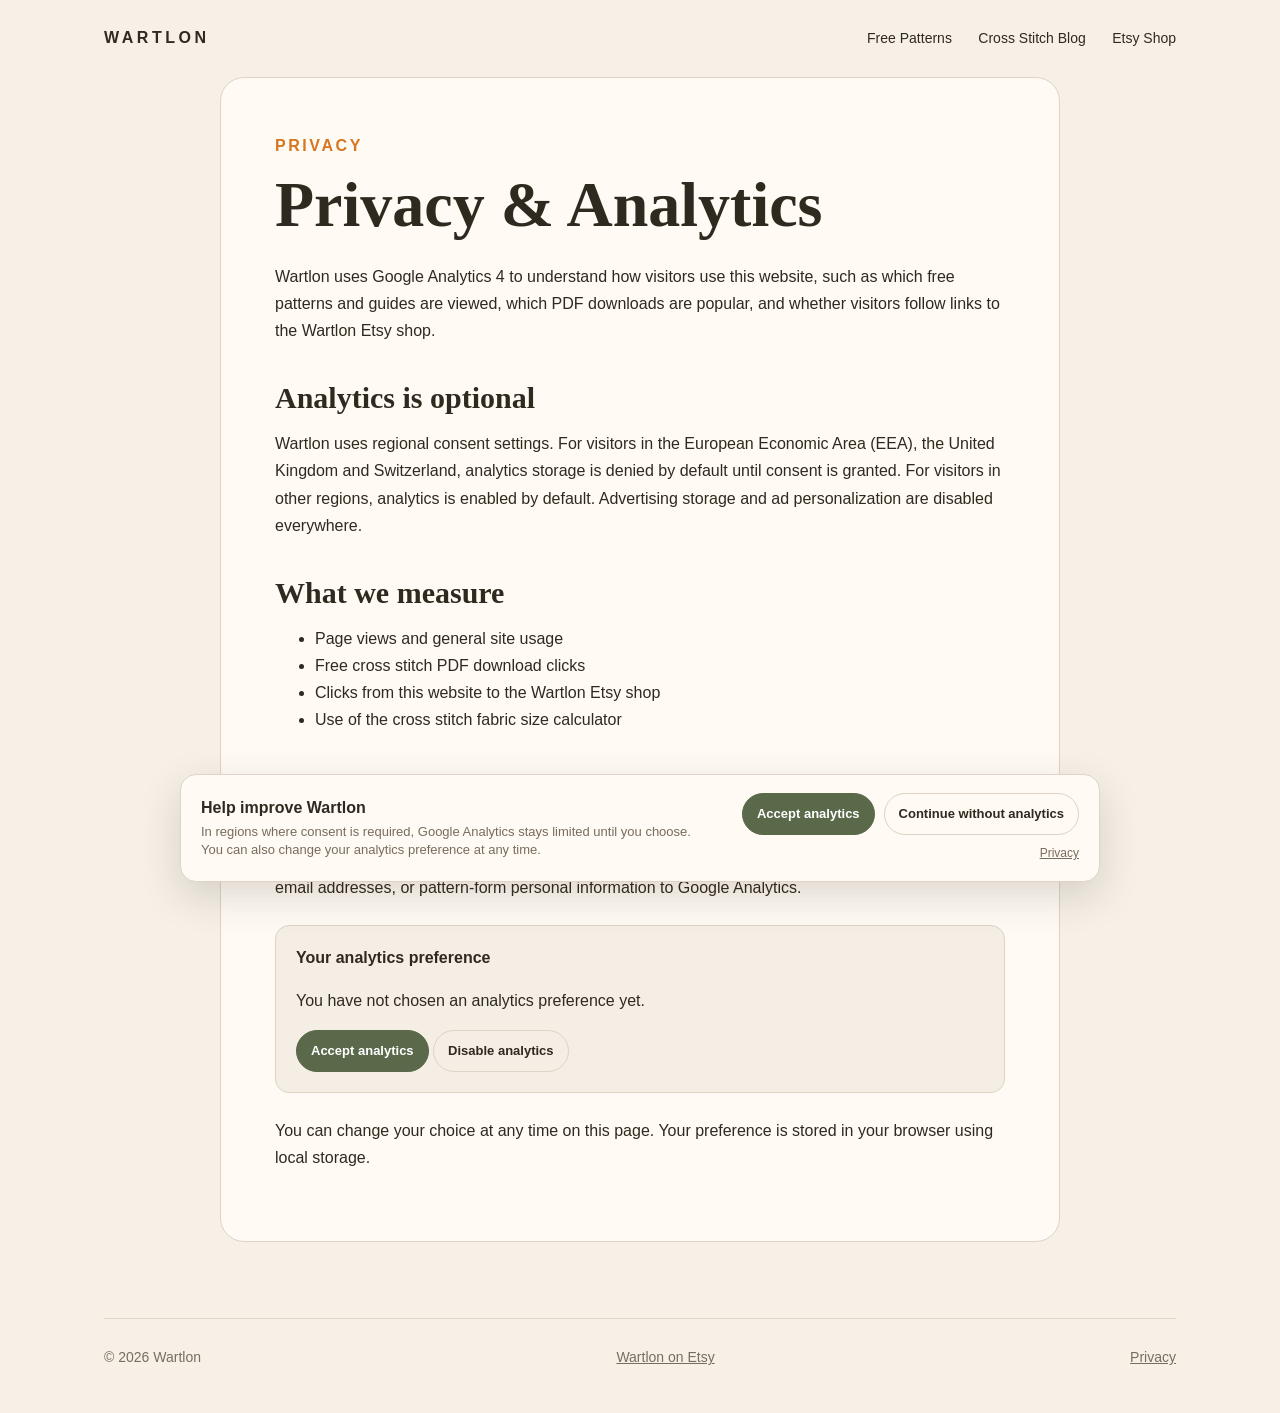
<file: privacy.html>
<!doctype html>
<html lang="en">
<head>
<meta charset="utf-8">
<meta name="viewport" content="width=device-width,initial-scale=1">
<title>Privacy & Analytics | Wartlon</title>
<meta name="description" content="Privacy and analytics information for the Wartlon cross stitch website.">
<link rel="stylesheet" href="styles.css">

<!-- Wartlon analytics: Google Analytics 4 + regional Consent Mode -->
<script>
  window.dataLayer = window.dataLayer || [];
  function gtag(){dataLayer.push(arguments);}

  /*
    Regional consent:
    - EEA + UK + Switzerland: analytics denied until visitor accepts.
    - Other regions: analytics enabled by default.
    - Advertising storage / personalization remain disabled everywhere.
  */

  gtag('consent', 'default', {
    'analytics_storage': 'denied',
    'ad_storage': 'denied',
    'ad_user_data': 'denied',
    'ad_personalization': 'denied',
    'region': ['AT','BE','BG','HR','CY','CZ','DK','EE','FI','FR','DE','GR','HU','IE','IT','LV','LT','LU','MT','NL','PL','PT','RO','SK','SI','ES','SE','IS','LI','NO','GB','CH'],
    'wait_for_update': 500
  });

  gtag('consent', 'default', {
    'analytics_storage': 'granted',
    'ad_storage': 'denied',
    'ad_user_data': 'denied',
    'ad_personalization': 'denied'
  });

  // A saved explicit preference overrides the regional default.
  (function(){
    const saved = localStorage.getItem('wartlon_analytics_consent');
    if (saved === 'granted') {
      gtag('consent', 'update', {'analytics_storage':'granted'});
    } else if (saved === 'denied') {
      gtag('consent', 'update', {'analytics_storage':'denied'});
    }
  })();

  gtag('js', new Date());
  gtag('config', 'G-FTGFHNVJ15', {
    'anonymize_ip': true
  });
</script>
<script async src="https://www.googletagmanager.com/gtag/js?id=G-FTGFHNVJ15"></script>

</head>
<body>
<div class="wrap">
<header>
  <a class="brand" href="./">WARTLON</a>
  <nav>
    <a href="./#free-patterns">Free Patterns</a>
    <a href="blog/">Cross Stitch Blog</a>
    <a href="https://www.etsy.com/shop/Wartlon" target="_blank" rel="noopener">Etsy Shop</a>
  </nav>
</header>

<main class="privacy-page">
  <p class="eyebrow">PRIVACY</p>
  <h1>Privacy & Analytics</h1>
  <p>Wartlon uses Google Analytics 4 to understand how visitors use this website, such as which free patterns and guides are viewed, which PDF downloads are popular, and whether visitors follow links to the Wartlon Etsy shop.</p>

  <h2>Analytics is optional</h2>
  <p>Wartlon uses regional consent settings. For visitors in the European Economic Area (EEA), the United Kingdom and Switzerland, analytics storage is denied by default until consent is granted. For visitors in other regions, analytics is enabled by default. Advertising storage and ad personalization are disabled everywhere.</p>

  <h2>What we measure</h2>
  <ul>
    <li>Page views and general site usage</li>
    <li>Free cross stitch PDF download clicks</li>
    <li>Clicks from this website to the Wartlon Etsy shop</li>
    <li>Use of the cross stitch fabric size calculator</li>
  </ul>

  <h2>Google Analytics</h2>
  <p>This site uses Google Analytics 4 with measurement ID <strong>G-FTGFHNVJ15</strong>. Google may process technical information required to provide analytics services. Wartlon does not intentionally send names, email addresses, or pattern-form personal information to Google Analytics.</p>

  <div class="privacy-controls">
    <strong>Your analytics preference</strong>
    <p id="consentStatus">Checking your current preference…</p>
    <button type="button" class="consent-btn consent-accept" id="privacyAccept">Accept analytics</button>
    <button type="button" class="consent-btn consent-decline" id="privacyDecline">Disable analytics</button>
  </div>

  <p>You can change your choice at any time on this page. Your preference is stored in your browser using local storage.</p>
</main>

<footer><span>© 2026 Wartlon</span><a href="https://www.etsy.com/shop/Wartlon" target="_blank" rel="noopener">Wartlon on Etsy</a><a href="privacy.html">Privacy</a></footer>
</div>


<div class="consent-banner" id="consentBanner" hidden role="dialog" aria-live="polite" aria-label="Analytics preferences">
  <div class="consent-copy">
    <strong>Help improve Wartlon</strong>
    <span>In regions where consent is required, Google Analytics stays limited until you choose. You can also change your analytics preference at any time.</span>
  </div>
  <div class="consent-actions">
    <button class="consent-btn consent-accept" type="button" id="acceptAnalytics">Accept analytics</button>
    <button class="consent-btn consent-decline" type="button" id="declineAnalytics">Continue without analytics</button>
    <a href="privacy.html" class="consent-privacy">Privacy</a>
  </div>
</div>


<script>
(function(){
  const KEY = 'wartlon_analytics_consent';
  const banner = document.getElementById('consentBanner');
  const accept = document.getElementById('acceptAnalytics');
  const decline = document.getElementById('declineAnalytics');
  const choice = localStorage.getItem(KEY);

  function showBanner(){
    if (banner) banner.hidden = false;
  }
  function hideBanner(){
    if (banner) banner.hidden = true;
  }
  function grant(){
    localStorage.setItem(KEY, 'granted');
    gtag('consent', 'update', {'analytics_storage':'granted'});
    gtag('event', 'analytics_consent_granted');
    hideBanner();
  }
  function deny(){
    localStorage.setItem(KEY, 'denied');
    gtag('consent', 'update', {'analytics_storage':'denied'});
    hideBanner();
  }

  if (!choice) showBanner();
  if (accept) accept.addEventListener('click', grant);
  if (decline) decline.addEventListener('click', deny);

  // Track free PDF downloads and Etsy outbound clicks.
  document.addEventListener('click', function(e){
    const link = e.target.closest('a');
    if (!link) return;
    const href = link.getAttribute('href') || '';
    const absolute = link.href || '';

    if (/\.pdf(?:$|[?#])/i.test(href) || /\/pdf\//i.test(href)) {
      gtag('event', 'free_pattern_download', {
        link_url: absolute,
        link_text: (link.textContent || '').trim()
      });
    }

    if (/etsy\.com\/shop\/wartlon/i.test(absolute)) {
      gtag('event', 'etsy_click', {
        link_url: absolute,
        link_text: (link.textContent || '').trim()
      });
    }
  });
})();
</script>


<script>
(function(){
  const KEY = 'wartlon_analytics_consent';
  const status = document.getElementById('consentStatus');
  const yes = document.getElementById('privacyAccept');
  const no = document.getElementById('privacyDecline');

  function refresh(){
    const v = localStorage.getItem(KEY);
    status.textContent = v === 'granted'
      ? 'Analytics is currently enabled on this browser.'
      : v === 'denied'
        ? 'Analytics is currently disabled on this browser.'
        : 'You have not chosen an analytics preference yet.';
  }
  yes.addEventListener('click', function(){
    localStorage.setItem(KEY, 'granted');
    gtag('consent', 'update', {'analytics_storage':'granted'});
    refresh();
  });
  no.addEventListener('click', function(){
    localStorage.setItem(KEY, 'denied');
    gtag('consent', 'update', {'analytics_storage':'denied'});
    refresh();
  });
  refresh();
})();
</script>
</body>
</html>
</file>
<file: styles.css>
:root{
 --cream:#f6f0e7; --paper:#fffaf3; --ink:#30291f; --muted:#786c5e;
 --green:#59694a; --orange:#d8751f; --line:#ded3c5; --brown:#6d4327;
}
*{box-sizing:border-box} html{scroll-behavior:smooth}
body{margin:0;background:var(--cream);color:var(--ink);font-family:Arial,Helvetica,sans-serif;line-height:1.55}
a{color:inherit}
.wrap{max-width:1120px;margin:auto;padding:0 24px}
header{display:flex;justify-content:space-between;align-items:center;padding:26px 0}
.brand{font-weight:800;letter-spacing:.22em;text-decoration:none}
nav a{text-decoration:none;margin-left:22px;font-size:14px}
.hero{background:var(--paper);border:1px solid var(--line);border-radius:28px;padding:76px 64px;margin-bottom:76px}
.eyebrow{font-size:12px;font-weight:800;letter-spacing:.16em;color:var(--orange);margin:0 0 12px}
h1,h2,h3{font-family:Georgia,'Times New Roman',serif;line-height:1.06;margin-top:0}
h1{font-size:clamp(52px,8vw,88px);margin-bottom:24px;max-width:820px}
h2{font-size:clamp(34px,5vw,52px);margin-bottom:14px}
h3{font-size:29px;margin-bottom:8px}
.hero p{max-width:650px;color:var(--muted);font-size:18px}
.btn{display:inline-flex;padding:12px 19px;border-radius:999px;text-decoration:none;font-weight:700;margin-top:12px}
.btn-dark{background:var(--ink);color:white}
.btn-green{background:var(--green);color:white}
.section-head{display:flex;justify-content:space-between;gap:24px;align-items:end;margin-bottom:30px}
.section-head p{color:var(--muted)}
.grid{display:grid;grid-template-columns:repeat(2,1fr);gap:28px;margin-bottom:72px}
.card{background:var(--paper);border:1px solid var(--line);border-radius:20px;overflow:hidden}
.card img{width:100%;aspect-ratio:1/1;object-fit:cover;object-position:center;display:block}
.card-body{padding:25px}
.meta{color:var(--muted);font-size:14px}
.actions{display:flex;flex-wrap:wrap;gap:12px;align-items:center;margin-top:18px}
.details{font-size:14px;text-decoration:none;border-bottom:1px solid var(--line)}
.etsy{background:var(--green);color:white;border-radius:24px;padding:48px;display:grid;grid-template-columns:1.6fr .7fr;gap:30px;align-items:center;margin:0 0 76px}
.etsy p{color:rgba(255,255,255,.82);max-width:650px}
.etsy .eyebrow{color:#f3c18d}
.btn-light{background:white;color:var(--ink)}
.about{max-width:760px;margin-bottom:70px}
.about p{font-size:18px;color:var(--muted)}
footer{border-top:1px solid var(--line);padding:28px 0 44px;display:flex;justify-content:space-between;color:var(--muted);font-size:14px}
.pattern{max-width:900px;margin:auto}
.pattern-hero{background:var(--paper);border:1px solid var(--line);border-radius:26px;padding:54px;margin-bottom:54px}
.pattern-hero h1{font-size:clamp(48px,7vw,74px)}
.pattern-preview{width:min(100%,580px);border-radius:16px;border:1px solid var(--line);display:block;margin:28px 0;max-height:760px;object-fit:cover;object-position:top}
.specs{display:flex;flex-wrap:wrap;gap:8px;margin:18px 0}
.pill{background:#eee5d8;border-radius:999px;padding:7px 11px;font-size:13px}
.note{margin-top:30px;border-top:1px solid var(--line);padding-top:24px}
@media(max-width:760px){
 .hero{padding:48px 26px}.grid{grid-template-columns:1fr}.etsy{grid-template-columns:1fr;padding:34px 26px}
 .section-head{display:block}.pattern-hero{padding:34px 22px}nav a:first-child{display:none}
}


/* --- Blog & calculator --- */
.blog-hero{
  background:var(--paper);
  border:1px solid var(--line);
  border-radius:28px;
  padding:64px;
  margin-bottom:54px;
}
.blog-hero h1{font-size:clamp(48px,7vw,78px);max-width:840px}
.blog-hero p:not(.eyebrow){max-width:690px;color:var(--muted);font-size:18px}

.article-grid{
  display:grid;
  grid-template-columns:repeat(2,1fr);
  gap:26px;
  margin-bottom:76px;
}
.article-card{
  background:var(--paper);
  border:1px solid var(--line);
  border-radius:20px;
  padding:30px;
}
.article-card .tag{
  display:inline-block;
  font-size:11px;
  letter-spacing:.13em;
  font-weight:800;
  color:var(--orange);
  margin-bottom:14px;
}
.article-card h2{font-size:34px}
.article-card p{color:var(--muted)}
.article-card a.read-more{
  display:inline-block;
  margin-top:8px;
  font-weight:700;
  text-decoration:none;
  border-bottom:1px solid var(--line);
}

.article-layout{
  display:grid;
  grid-template-columns:minmax(0,1fr) 260px;
  gap:54px;
  align-items:start;
  margin-bottom:76px;
}
.article-main{
  background:var(--paper);
  border:1px solid var(--line);
  border-radius:24px;
  padding:54px;
}
.article-main h1{font-size:clamp(44px,6vw,68px);margin-bottom:18px}
.article-main h2{font-size:34px;margin-top:46px}
.article-main h3{font-size:25px;margin-top:30px}
.article-main p,.article-main li{font-size:17px}
.article-main p{color:#433b32}
.article-main ul{padding-left:22px}
.article-main li{margin:8px 0}
.article-main .lede{font-size:20px;color:var(--muted);max-width:760px}
.article-main .updated{font-size:13px;color:var(--muted);margin-bottom:28px}
.article-main a{font-weight:600}
.toc{
  position:sticky;
  top:24px;
  background:var(--paper);
  border:1px solid var(--line);
  border-radius:18px;
  padding:22px;
  font-size:14px;
}
.toc strong{display:block;margin-bottom:12px}
.toc a{display:block;text-decoration:none;color:var(--muted);padding:6px 0}
.toc a:hover{color:var(--ink)}

.calculator{
  background:#f0e8dc;
  border:1px solid var(--line);
  border-radius:20px;
  padding:28px;
  margin:34px 0 42px;
}
.calculator h2{margin-top:0}
.calc-grid{
  display:grid;
  grid-template-columns:repeat(2,1fr);
  gap:16px;
}
.field label{
  display:block;
  font-size:13px;
  font-weight:800;
  margin-bottom:6px;
}
.field input,.field select{
  width:100%;
  min-height:46px;
  padding:10px 12px;
  border:1px solid #cfc1af;
  border-radius:10px;
  background:#fffdf9;
  color:var(--ink);
  font:inherit;
}
.calc-wide{grid-column:1/-1}
.calc-button{
  border:0;
  cursor:pointer;
}
.calc-results{
  display:none;
  margin-top:22px;
  padding:22px;
  border-radius:14px;
  background:#fffaf3;
  border:1px solid var(--line);
}
.calc-results.visible{display:block}
.result-big{
  font-family:Georgia,'Times New Roman',serif;
  font-size:28px;
  line-height:1.2;
  margin:5px 0 14px;
}
.result-row{
  padding:9px 0;
  border-top:1px solid var(--line);
}
.callout{
  border-left:4px solid var(--green);
  background:#f3eee6;
  padding:18px 20px;
  margin:26px 0;
  border-radius:0 12px 12px 0;
}
.formula{
  text-align:center;
  background:#f4eee5;
  border:1px solid var(--line);
  border-radius:12px;
  padding:16px;
  margin:20px 0;
  font-weight:700;
}
.fabric-table{
  width:100%;
  border-collapse:collapse;
  margin:22px 0;
  font-size:15px;
}
.fabric-table th,.fabric-table td{
  padding:11px 12px;
  border:1px solid var(--line);
  text-align:left;
}
.fabric-table th{background:#eee5d8}
.freebie-inline{
  margin:42px 0 8px;
  padding:28px;
  border-radius:18px;
  background:var(--green);
  color:white;
}
.freebie-inline p{color:rgba(255,255,255,.84)}
.freebie-inline a.btn{background:white;color:var(--ink)}

@media(max-width:860px){
  .article-layout{grid-template-columns:1fr}
  .toc{position:static;order:-1}
}
@media(max-width:760px){
  .blog-hero{padding:44px 26px}
  .article-grid{grid-template-columns:1fr}
  .article-main{padding:32px 22px}
  .calc-grid{grid-template-columns:1fr}
  .calc-wide{grid-column:auto}
}


/* --- Analytics consent --- */
.consent-banner{
  position:fixed;
  left:18px;
  right:18px;
  bottom:18px;
  z-index:9999;
  max-width:920px;
  margin:0 auto;
  display:flex;
  align-items:center;
  justify-content:space-between;
  gap:22px;
  padding:18px 20px;
  border:1px solid var(--line);
  border-radius:16px;
  background:#fffaf3;
  box-shadow:0 14px 40px rgba(48,41,31,.16);
  color:var(--ink);
}
.consent-banner[hidden]{display:none}
.consent-copy{display:flex;flex-direction:column;gap:4px;line-height:1.4}
.consent-copy span{font-size:13px;color:var(--muted);max-width:560px}
.consent-actions{display:flex;align-items:center;gap:9px;flex-wrap:wrap;justify-content:flex-end}
.consent-btn{
  border-radius:999px;
  padding:10px 14px;
  font:inherit;
  font-size:13px;
  font-weight:700;
  cursor:pointer;
}
.consent-accept{border:1px solid var(--green);background:var(--green);color:#fff}
.consent-decline{border:1px solid var(--line);background:transparent;color:var(--ink)}
.consent-privacy{font-size:12px;color:var(--muted)}
.privacy-page{
  max-width:840px;
  margin:0 auto 76px;
  background:var(--paper);
  border:1px solid var(--line);
  border-radius:24px;
  padding:54px;
}
.privacy-page h1{font-size:clamp(44px,6vw,64px)}
.privacy-page h2{font-size:30px;margin-top:38px}
.privacy-page p,.privacy-page li{font-size:16px;line-height:1.7}
.privacy-controls{
  padding:20px;
  border:1px solid var(--line);
  background:#f4eee5;
  border-radius:14px;
  margin:24px 0;
}
@media(max-width:760px){
  .consent-banner{align-items:flex-start;flex-direction:column}
  .consent-actions{justify-content:flex-start}
  .privacy-page{padding:32px 22px}
}

.maker-note{max-width:860px;margin:72px auto;padding:42px 46px;background:var(--paper);border:1px solid var(--line);border-radius:22px}
.maker-note h2{font-size:clamp(34px,5vw,48px);margin-bottom:18px}
.maker-note p{max-width:720px;color:#433b32;font-size:17px}
.maker-note .btn{margin-top:8px}
@media(max-width:760px){.maker-note{margin:52px 0;padding:30px 24px}}

/* New pattern badge */
.pattern-card-image{position:relative;display:block}
.new-badge{
  position:absolute;
  top:12px;
  left:12px;
  z-index:2;
  padding:7px 12px;
  border-radius:999px;
  background:var(--green);
  color:#fff;
  font-size:11px;
  font-weight:800;
  letter-spacing:.08em;
  line-height:1;
  box-shadow:0 3px 10px rgba(48,41,31,.16);
}

/* NEW badge fix: overlay inside the image */
.card .pattern-card-image{position:relative;display:block;overflow:hidden;border-radius:inherit;}
.card .pattern-card-image img{display:block;width:100%;}
.card .pattern-card-image .new-badge{position:absolute !important;top:14px !important;left:14px !important;z-index:10;display:inline-flex;align-items:center;justify-content:center;width:auto !important;height:auto !important;padding:7px 12px !important;margin:0 !important;border:0 !important;border-radius:999px !important;background:#596f52 !important;color:#fff !important;font-family:Arial,sans-serif;font-size:11px !important;font-weight:700 !important;line-height:1 !important;letter-spacing:.08em;text-decoration:none;box-shadow:0 2px 8px rgba(0,0,0,.18);}


/* Homepage free-pattern previews: show the whole image without cropping */
#free-patterns .card > a:first-child,
#free-patterns .card .pattern-card-image{
  position:relative;
  display:flex;
  align-items:center;
  justify-content:center;
  overflow:hidden;
  background:var(--paper);
}

#free-patterns .card > a:first-child img,
#free-patterns .card .pattern-card-image img{
  width:100% !important;
  height:100% !important;
  object-fit:contain !important;
  object-position:center center !important;
  display:block;
}

/* NOEL seasonal detail page: restrained Christmas palette and seamless snowflakes */
body.noel-page{background-color:#f1f8fb;background-image:url("assets/images/noel-snowflakes.svg");background-repeat:repeat;color:#243b4a}
.noel-page .pattern-hero{background:rgba(255,255,255,.96);border:1px solid #c8dfea;box-shadow:0 16px 46px rgba(56,100,128,.10)}
.noel-page .pattern-hero h1{color:#b9082a}
.noel-page .pattern-hero>.eyebrow{color:#a30b29}
.noel-page .pill{background:#eaf5fa;border-color:#bfdce9;color:#365b71}
.noel-page .pattern-preview{border:5px solid #e0eff5;box-shadow:0 8px 26px rgba(57,91,115,.12)}
.noel-page .pattern-hero>.btn-green{background:#bb1231;border-color:#bb1231;color:#fff}
.noel-page .pattern-hero>.btn-green:hover{background:#950c26}
.noel-page .note{background:#edf7fb;border-color:#c9e2ee}
.noel-page .note h3{color:#a80d2a}
.noel-page .noel-details{font-size:14px;color:#486476;line-height:1.7;margin:15px 0 30px}
@media(max-width:600px){.noel-page .pattern-hero{padding:30px 20px}}
</file>
